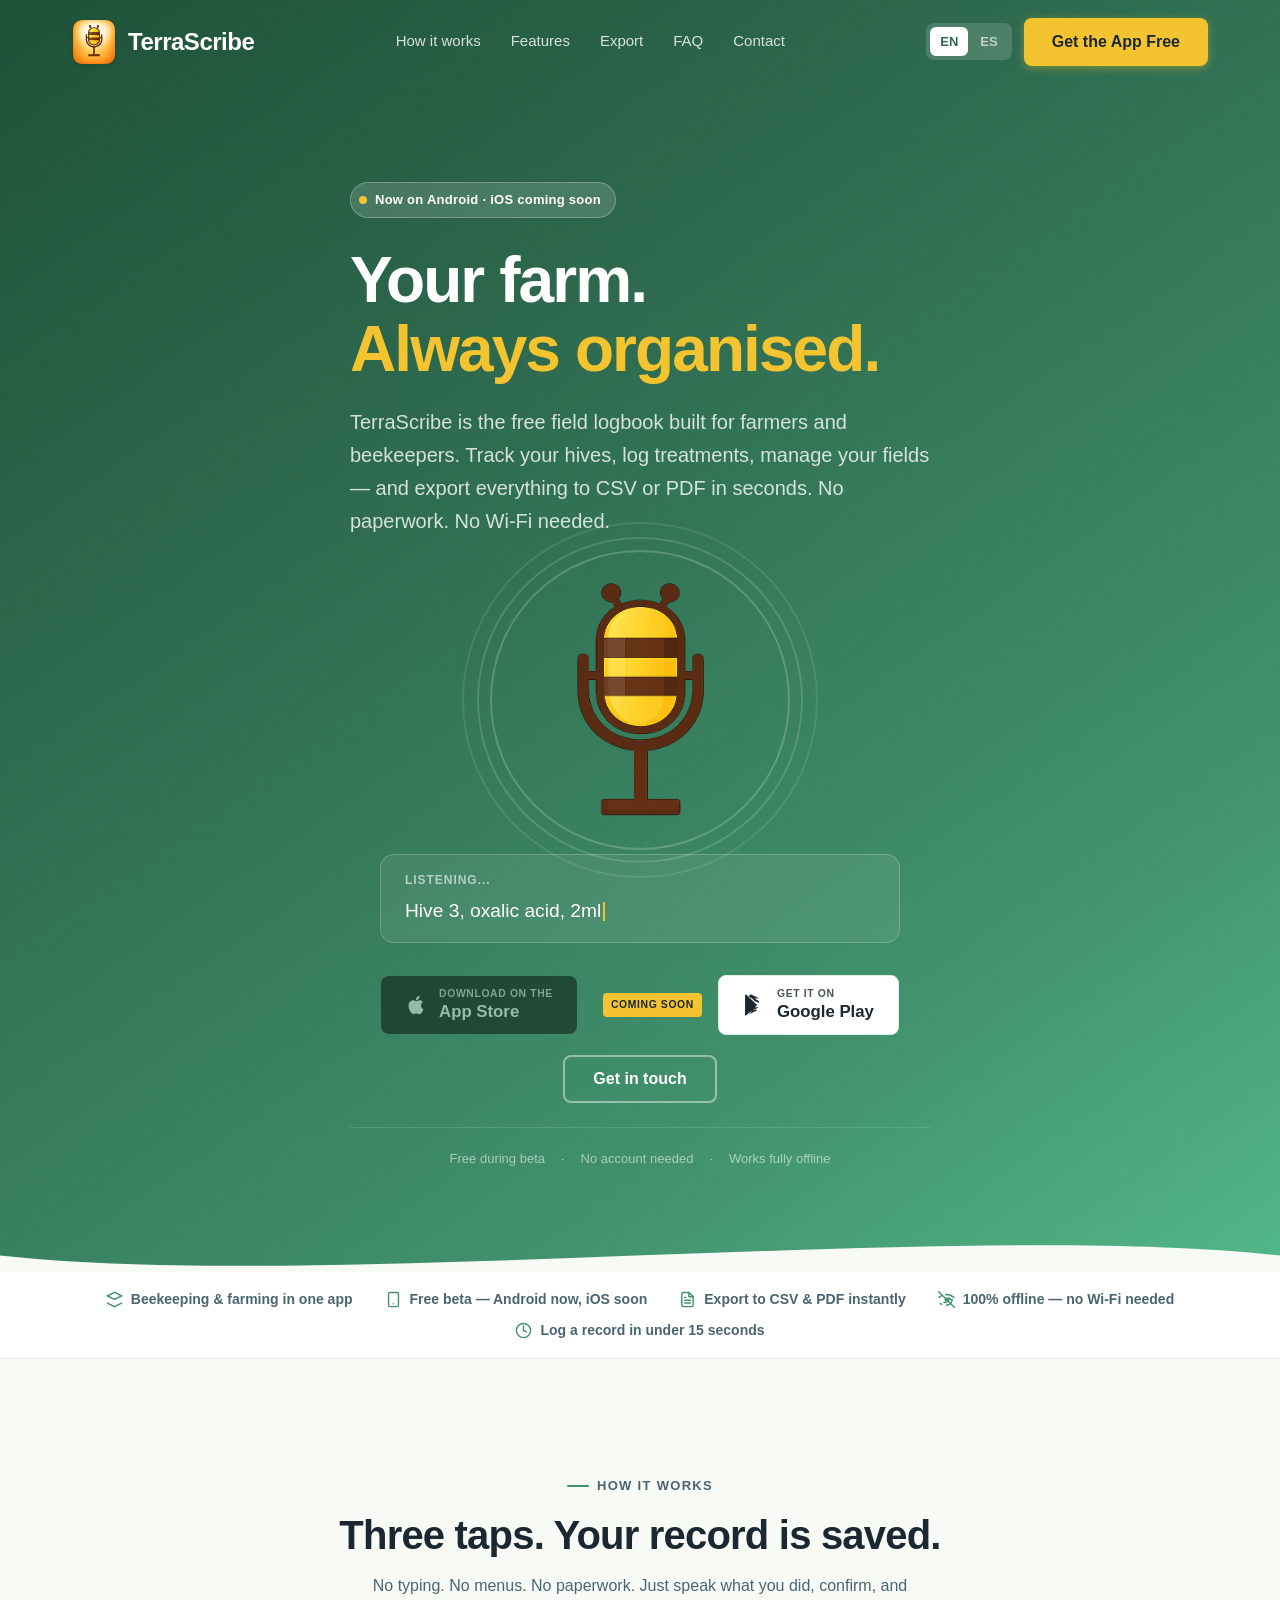
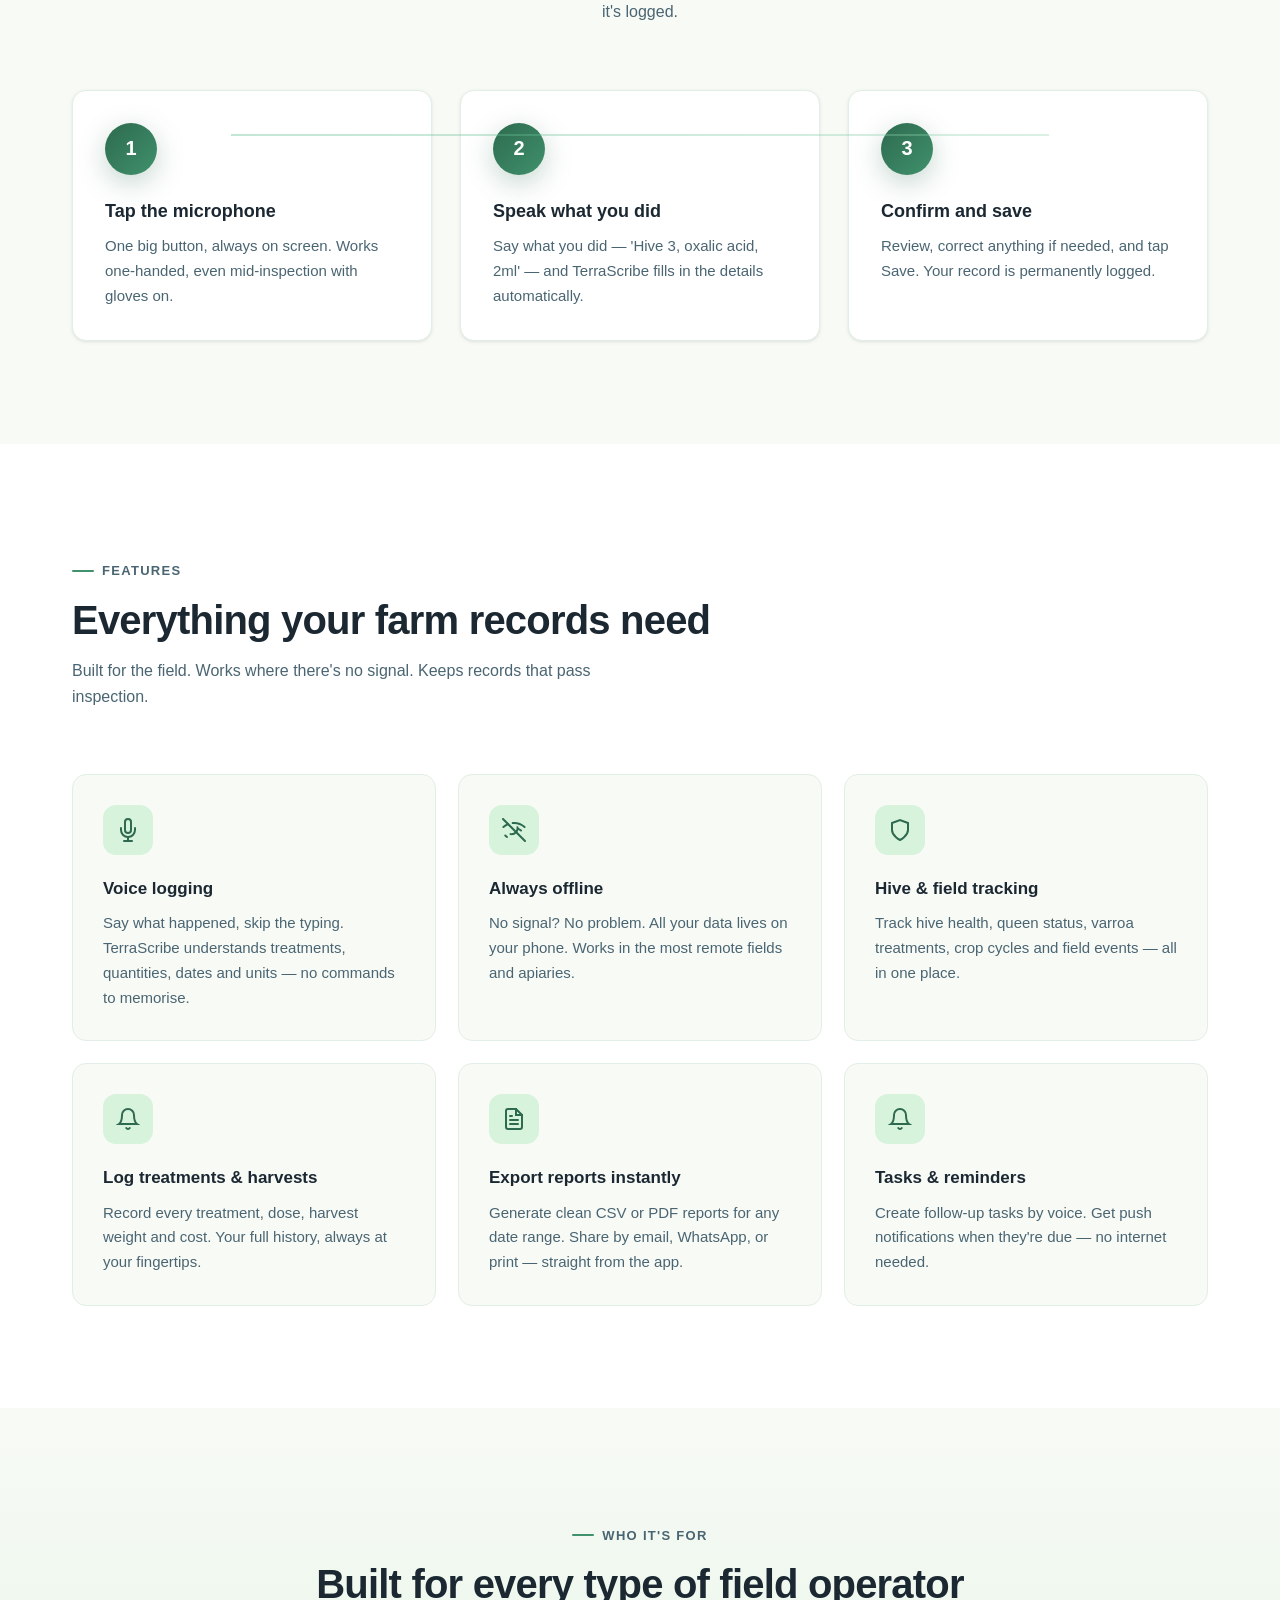
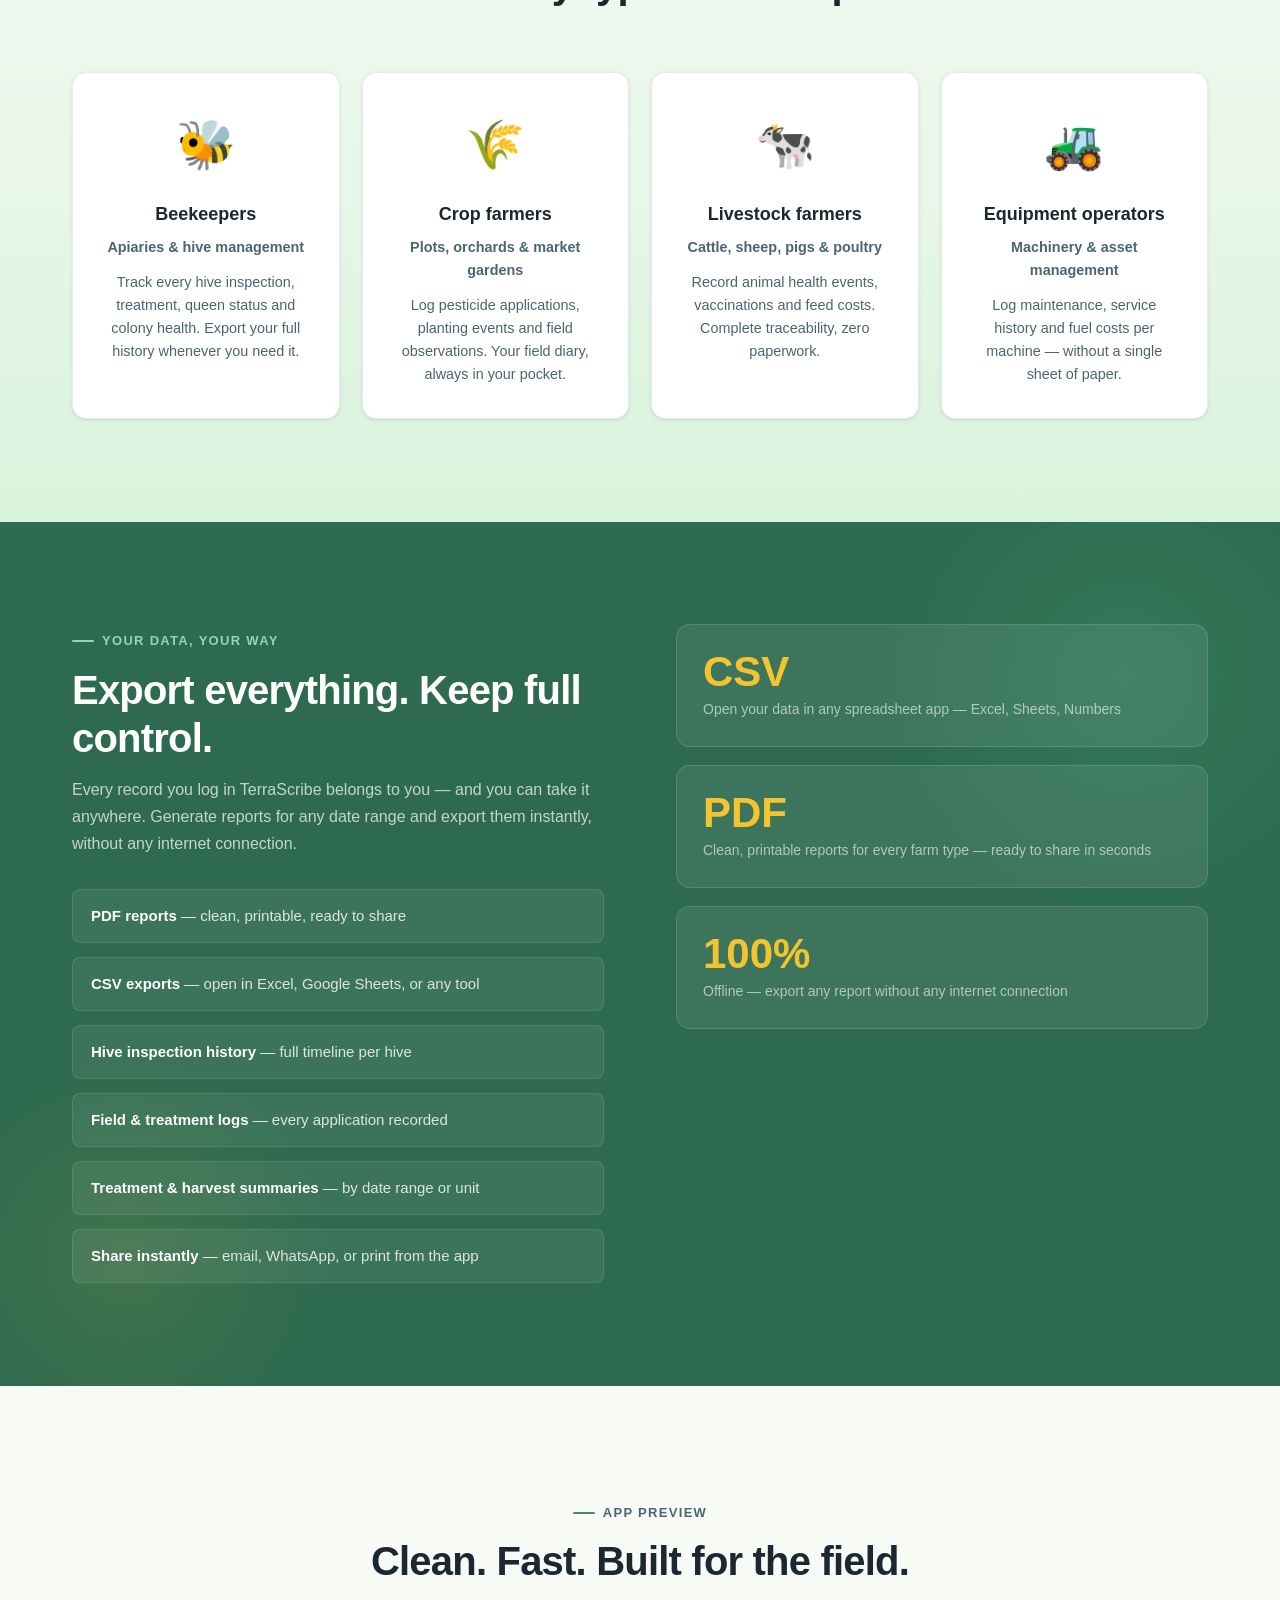
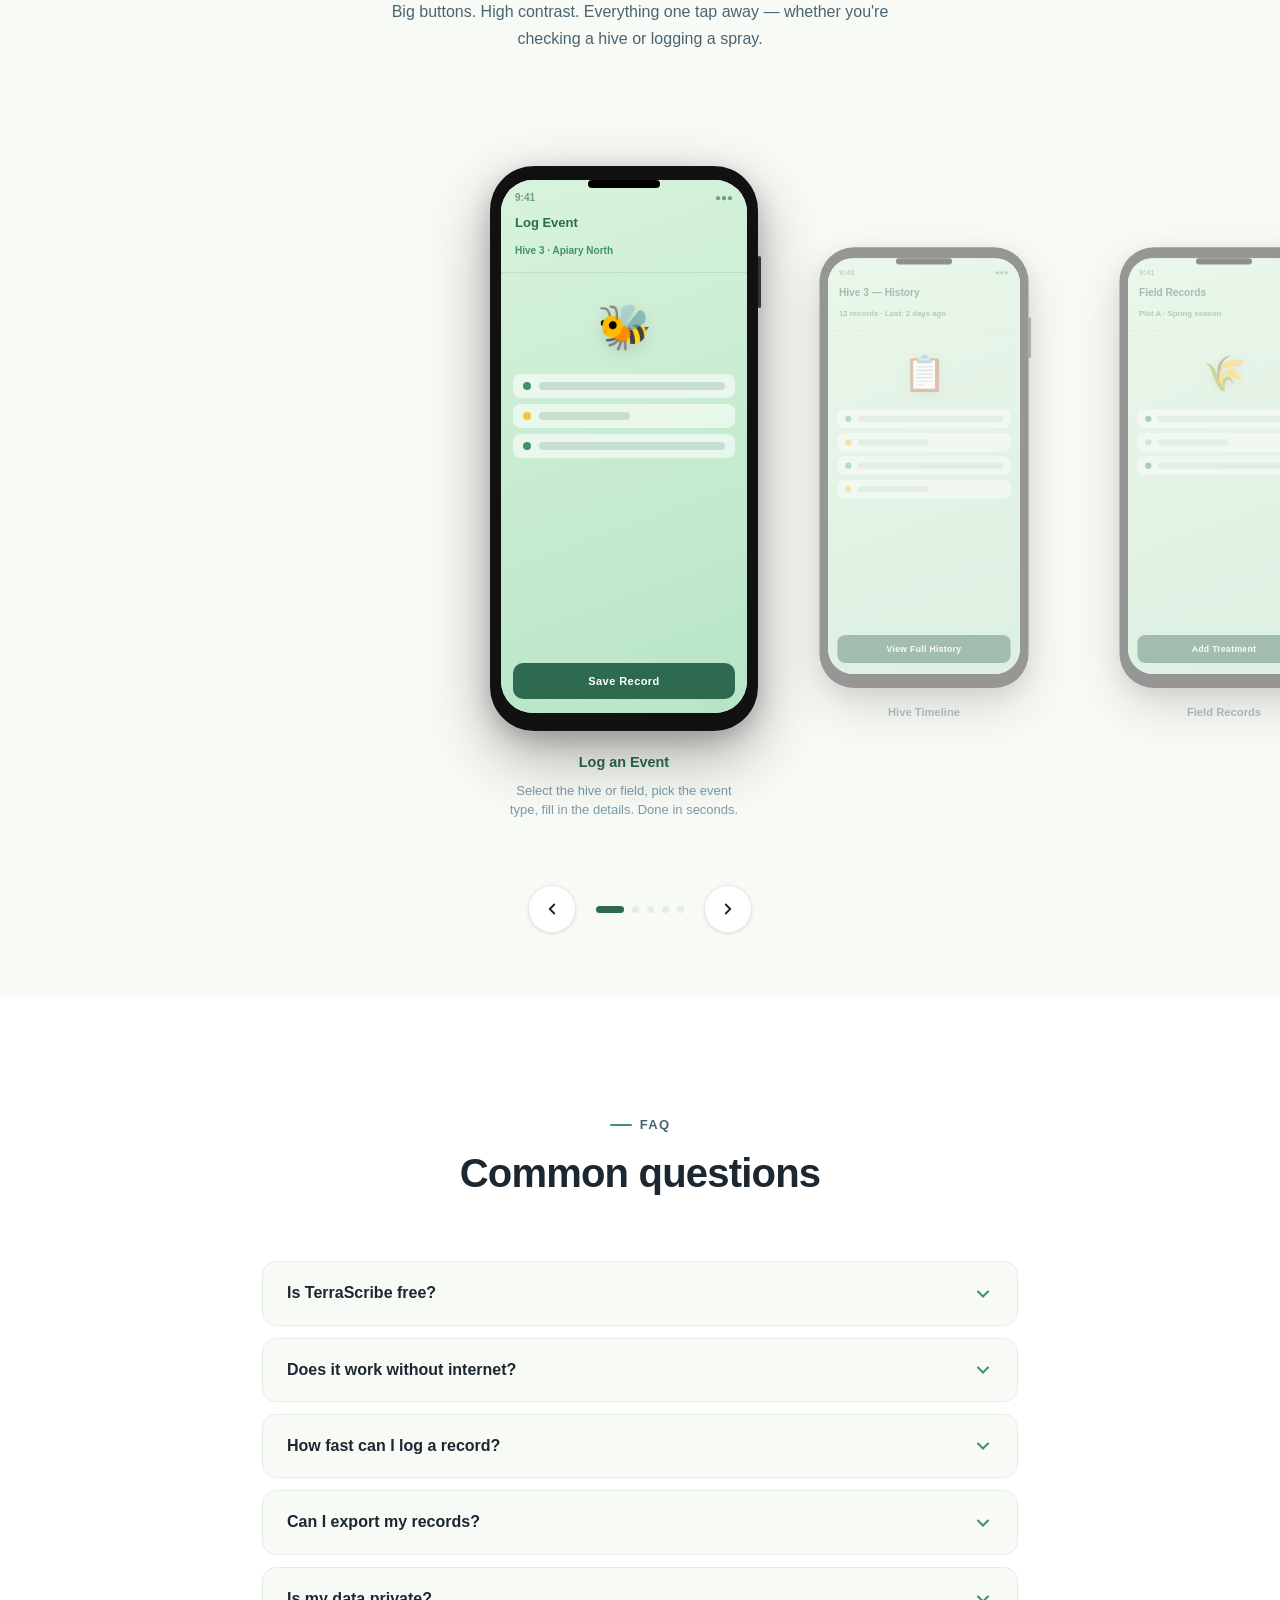
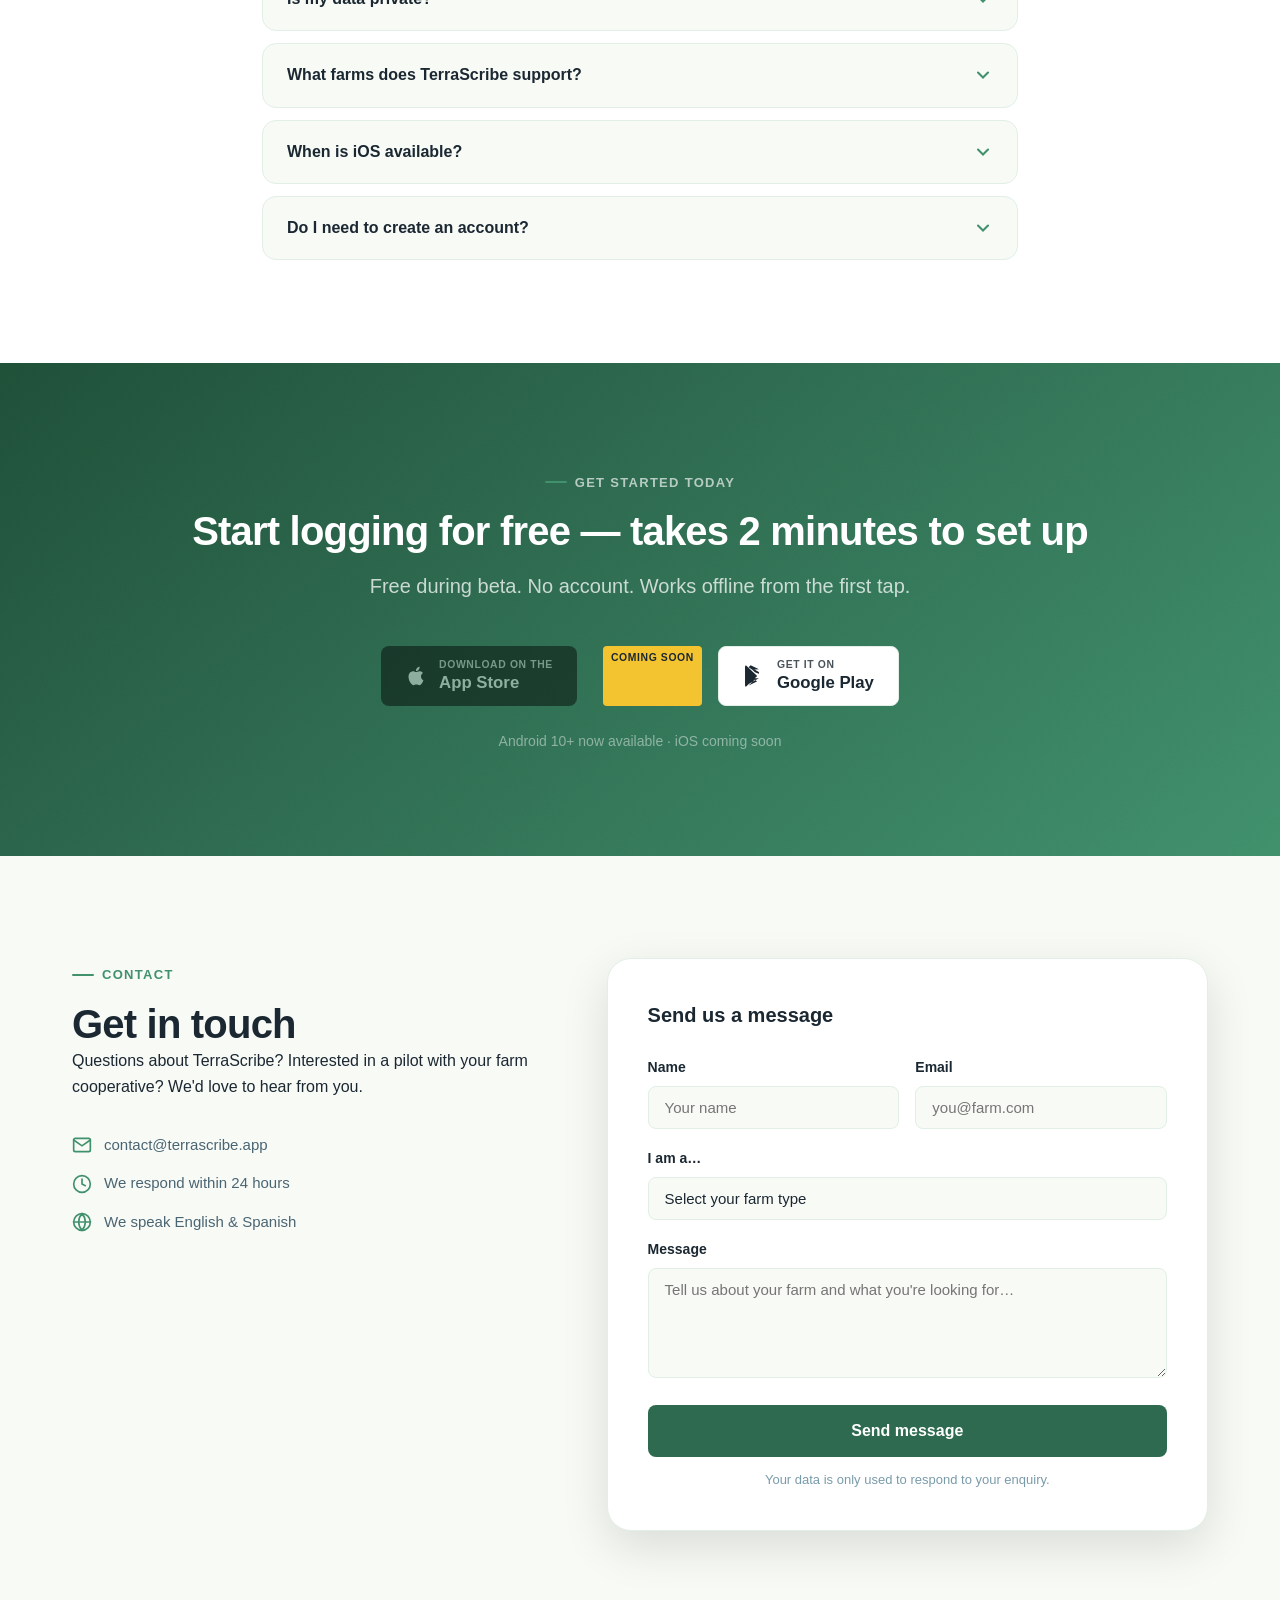
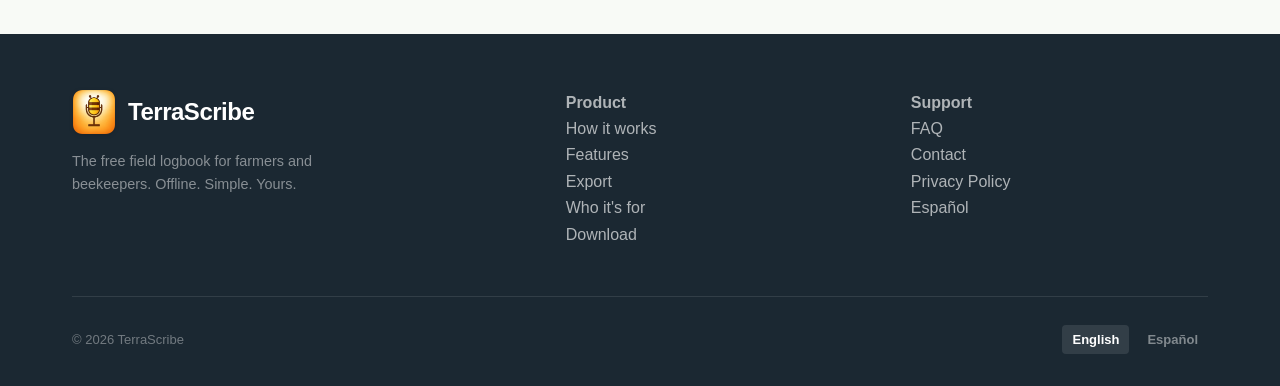
<file: index.html>
<!DOCTYPE html>
<html lang="en">
<head>
  <meta charset="UTF-8">
  <meta name="viewport" content="width=device-width, initial-scale=1.0">

  <!-- ── Primary SEO ── -->
  <title>TerraScribe — Free Farm &amp; Beekeeping Logbook App for Android</title>
  <meta name="description" content="TerraScribe is the free offline logbook for farmers and beekeepers. Track hive health, log treatments, manage fields, and export to CSV or PDF. Available now on Android.">
  <meta name="keywords" content="farm record keeping app, beekeeping logbook, livestock records, agricultural compliance, offline farm app, Spain CUE, voice logging, field diary">
  <link rel="canonical" href="https://terrascribe.app/">

  <!-- ── hreflang ── -->
  <link rel="alternate" hreflang="en" href="https://terrascribe.app/">
  <link rel="alternate" hreflang="es" href="https://terrascribe.app/es/">
  <link rel="alternate" hreflang="x-default" href="https://terrascribe.app/">

  <!-- ── Open Graph ── -->
  <meta property="og:type"        content="website">
  <meta property="og:url"         content="https://terrascribe.app/">
  <meta property="og:title"       content="TerraScribe — Log your farm. Export everything.">
  <meta property="og:description" content="TerraScribe is the free offline logbook for farmers and beekeepers. Track hive health, log treatments, manage fields, and export to CSV or PDF. Available now on Android.">
  <meta property="og:image"       content="https://terrascribe.app/assets/images/og-image.png">
  <meta property="og:locale"      content="en_US">
  <meta property="og:locale:alternate" content="es_ES">

  <!-- ── Twitter Card ── -->
  <meta name="twitter:card"        content="summary_large_image">
  <meta name="twitter:title"       content="TerraScribe — Log your farm. Export everything.">
  <meta name="twitter:description" content="TerraScribe is the free offline logbook for farmers and beekeepers. Track hive health, log treatments, manage fields, and export to CSV or PDF. Available now on Android.">
  <meta name="twitter:image"       content="https://terrascribe.app/assets/images/og-image.png">

  <!-- ── Theme ── -->
  <meta name="theme-color" content="#2D6A4F">
  <meta name="apple-mobile-web-app-capable" content="yes">
  <meta name="apple-mobile-web-app-status-bar-style" content="black-translucent">

  <!-- ── Favicon placeholder ── -->
  <link rel="icon" href="favicon.ico" type="image/x-icon">

  <!-- ── Stylesheet ── -->
  <link rel="stylesheet" href="assets/css/style.css">

  <!-- ── Google Analytics / Ads (uncomment and replace GA_MEASUREMENT_ID) ──
  <script async src="https://www.googletagmanager.com/gtag/js?id=GA_MEASUREMENT_ID"></script>
  <script>
    window.dataLayer = window.dataLayer || [];
    function gtag(){dataLayer.push(arguments);}
    gtag('js', new Date());
    gtag('config', 'GA_MEASUREMENT_ID');
  </script>
  -->

  <!-- ── Meta Pixel (uncomment and replace YOUR_PIXEL_ID) ──
  <script>
    !function(f,b,e,v,n,t,s){if(f.fbq)return;n=f.fbq=function(){...};
    fbq('init','YOUR_PIXEL_ID'); fbq('track','PageView');
  </script>
  -->

  <!-- ── Structured data: SoftwareApplication ── -->
  <script type="application/ld+json">
  {
    "@context": "https://schema.org",
    "@type": "SoftwareApplication",
    "name": "TerraScribe",
    "applicationCategory": "BusinessApplication",
    "applicationSubCategory": "Agricultural Management",
    "operatingSystem": "Android",
    "description": "Free offline field logbook for farmers and beekeepers. Track hive health, log treatments, manage fields, and export to CSV or PDF.",
    "url": "https://terrascribe.app/",
    "screenshot": "https://terrascribe.app/assets/images/og-image.png",
    "offers": {
      "@type": "Offer",
      "price": "0",
      "priceCurrency": "EUR"
    },
    "author": {
      "@type": "Organization",
      "name": "TerraScribe"
    },
    "softwareVersion": "1.0",
    "aggregateRating": {
      "@type": "AggregateRating",
      "ratingValue": "5",
      "ratingCount": "1"
    },
    "inLanguage": ["en", "es"]
  }
  </script>

  <!-- ── Structured data: FAQ ── -->
  <script type="application/ld+json">
  {
    "@context": "https://schema.org",
    "@type": "FAQPage",
    "mainEntity": [
      {
        "@type": "Question",
        "name": "Is TerraScribe free?",
        "acceptedAnswer": {
          "@type": "Answer",
          "text": "Yes, TerraScribe is completely free during the beta period. Download it, use every feature, export all your records — no cost, no subscription."
        }
      },
      {
        "@type": "Question",
        "name": "Does it work without internet?",
        "acceptedAnswer": {
          "@type": "Answer",
          "text": "Completely. All your data is stored on your device. Logging, reporting, reminders, and CSV/PDF exports all work with zero signal."
        }
      },
      {
        "@type": "Question",
        "name": "How fast can I log a record?",
        "acceptedAnswer": {
          "@type": "Answer",
          "text": "Under 15 seconds. Tap the mic, say what you did, review and save. No typing required."
        }
      },
      {
        "@type": "Question",
        "name": "Can I export my records?",
        "acceptedAnswer": {
          "@type": "Answer",
          "text": "Yes. Generate a report for any date range and export it as a clean CSV or PDF. Share by email, WhatsApp, or print — directly from the app."
        }
      },
      {
        "@type": "Question",
        "name": "Is my data private?",
        "acceptedAnswer": {
          "@type": "Answer",
          "text": "Your data never leaves your device unless you explicitly export it. No account is required, there's no cloud sync, and nothing is sent to our servers."
        }
      },
      {
        "@type": "Question",
        "name": "What farms does TerraScribe support?",
        "acceptedAnswer": {
          "@type": "Answer",
          "text": "Beekeeping, crop and field farming, livestock, and machinery management — all in one app."
        }
      },
      {
        "@type": "Question",
        "name": "When is iOS available?",
        "acceptedAnswer": {
          "@type": "Answer",
          "text": "We're working on it! TerraScribe is currently available on Android. iOS is coming soon — contact us to be notified when it launches."
        }
      },
      {
        "@type": "Question",
        "name": "Do I need to create an account?",
        "acceptedAnswer": {
          "@type": "Answer",
          "text": "No. Download and start logging immediately. No sign-up, no login."
        }
      }
    ]
  }
  </script>
</head>
<body>

<!-- ════════════════════════════════════════════════════════
     NAVIGATION
════════════════════════════════════════════════════════ -->
<nav class="nav" id="nav" aria-label="Main navigation">
  <div class="container">
    <div class="nav-inner">

      <a href="./" class="nav-logo" aria-label="TerraScribe home">
        <img class="nav-logo-icon" src="assets/images/terrascribe-logo.png" alt="" width="44" height="44">
        TerraScribe
      </a>

      <ul class="nav-links" role="list">
        <li><a href="#how-it-works">How it works</a></li>
        <li><a href="#features">Features</a></li>
        <li><a href="#export">Export</a></li>
        <li><a href="#faq">FAQ</a></li>
        <li><a href="#contact">Contact</a></li>
      </ul>

      <div class="nav-right">
        <div class="nav-lang" aria-label="Language selector">
          <a href="./" class="active" hreflang="en" aria-current="page">EN</a>
          <a href="es/" hreflang="es">ES</a>
        </div>
        <a href="#download" class="btn btn-sun btn-sm nav-cta-desktop">Get the App Free</a>
      </div>

      <button class="nav-burger" id="navBurger" aria-label="Open menu" aria-expanded="false" aria-controls="navDrawer">
        <span></span><span></span><span></span>
      </button>

    </div>
  </div>
</nav>

<!-- Mobile drawer -->
<div class="nav-drawer" id="navDrawer" role="dialog" aria-modal="true" aria-label="Mobile navigation">
  <a href="#how-it-works">How it works</a>
  <a href="#features">Features</a>
  <a href="#export">Export</a>
  <a href="#faq">FAQ</a>
  <a href="#contact">Contact</a>
  <a href="#download" class="btn btn-sun mt-md">Get the App Free</a>
  <div class="drawer-lang">
    <a href="./" hreflang="en">EN</a>
    <a href="es/" hreflang="es">ES</a>
  </div>
</div>


<!-- ════════════════════════════════════════════════════════
     HERO
════════════════════════════════════════════════════════ -->
<header class="hero" id="top">
  <div class="hero-noise" aria-hidden="true"></div>

  <div class="container">
    <div class="hero-content">
      <div class="hero-badge">
        <span class="badge-dot" aria-hidden="true"></span>
        Now on Android · iOS coming soon
      </div>

      <h1 class="display">
        Your farm.<br>
        <em>Always organised.</em>
      </h1>

      <p class="hero-sub">
        TerraScribe is the free field logbook built for farmers and beekeepers.
        Track your hives, log treatments, manage your fields — and export
        everything to CSV or PDF in seconds. No paperwork. No Wi-Fi needed.
      </p>

      <div class="hero-mic" aria-hidden="true">
        <div class="hero-mic-inner">
          <img src="assets/images/terrascribe-mic.png" alt="" class="hero-mic-icon">
          <div class="hero-mic-rings" aria-hidden="true"></div>
        </div>
      </div>

      <div class="hero-transcription" aria-live="polite" role="status">
        <span class="hero-transcription-label">Listening...</span>
        <div class="hero-transcription-line" id="heroTranscription" data-phrases='["Hive 3, oxalic acid, 2ml","Field A, fertilized, March 2","Queen check, colony strong","Varroa treatment, Apivar strips, 6 weeks"]'></div>
      </div>

      <div class="hero-actions">
        <div class="hero-download-row">
          <a href="#download" class="store-btn store-btn-ios disabled-soon" aria-label="Download TerraScribe on the App Store">
            <svg viewBox="0 0 24 24" fill="currentColor" aria-hidden="true"><path d="M18.71 19.5c-.83 1.24-1.71 2.45-3.05 2.47-1.34.03-1.77-.79-3.29-.79-1.53 0-2 .77-3.27.82-1.31.05-2.3-1.32-3.14-2.53C4.25 17 2.94 12.45 4.7 9.39c.87-1.52 2.43-2.48 4.12-2.51 1.28-.02 2.5.87 3.29.87.78 0 2.26-1.07 3.8-.91.65.03 2.47.26 3.64 1.98-.09.06-2.17 1.28-2.15 3.81.03 3.02 2.65 4.03 2.68 4.04-.03.07-.42 1.44-1.38 2.83M13 3.5c.73-.83 1.94-1.46 2.94-1.5.13 1.17-.34 2.35-1.04 3.19-.69.85-1.83 1.51-2.95 1.42-.15-1.15.41-2.35 1.05-3.11z"/></svg>
            <span class="store-btn-inner">
              <span class="store-btn-pre">Download on the</span>
              <span class="store-btn-name">App Store</span>
            </span>
          </a>
          <span class="coming-soon-badge">Coming soon</span>
          <a href="#download" class="store-btn store-btn-gplay" aria-label="Get TerraScribe on Google Play">
            <svg viewBox="0 0 24 24" fill="currentColor" aria-hidden="true"><path d="M3.18 23.76a2 2 0 0 1-.97-1.74V1.98A2 2 0 0 1 3.18.24l12.26 11.76L3.18 23.76zm2.96-1.42 9.1-4.37-2.17-2.08-6.93 6.45zM17.3 14.5 6.14 20.6l6.93-6.46L17.3 14.5zm0-5 -4.23-1.64L6.14 1.4 17.3 7.5a2 2 0 0 1 0 2zm-11.16-7.1 2.17-2.07 9.1 4.37-7.27.42-3.99-2.72z"/></svg>
            <span class="store-btn-inner">
              <span class="store-btn-pre">Get it on</span>
              <span class="store-btn-name">Google Play</span>
            </span>
          </a>
        </div>
        <div class="hero-cta-row">
          <a href="#contact" class="btn btn-white-outline">Get in touch</a>
        </div>
      </div>

      <p class="hero-note">
        <span>Free during beta</span>
        <span aria-hidden="true">·</span>
        <span>No account needed</span>
        <span aria-hidden="true">·</span>
        <span>Works fully offline</span>
      </p>
    </div>
  </div>

  <div class="hero-wave" aria-hidden="true">
    <svg viewBox="0 0 1440 60" preserveAspectRatio="none" xmlns="http://www.w3.org/2000/svg">
      <path d="M0,40 C360,80 1080,0 1440,40 L1440,60 L0,60 Z" fill="#F8FAF6"/>
    </svg>
  </div>
</header>


<!-- ════════════════════════════════════════════════════════
     TRUST BAR
════════════════════════════════════════════════════════ -->
<div class="trust-bar" aria-label="Key features">
  <div class="container">
    <ul class="trust-items" role="list">
      <li class="trust-item">
        <svg viewBox="0 0 24 24" fill="none" stroke="currentColor" stroke-width="2" stroke-linecap="round" aria-hidden="true"><path d="M12 2L2 7l10 5 10-5-10-5z"/><path d="M2 17l10 5 10-5"/></svg>
        Beekeeping &amp; farming in one app
      </li>
      <li class="trust-item">
        <svg viewBox="0 0 24 24" fill="none" stroke="currentColor" stroke-width="2" stroke-linecap="round" aria-hidden="true"><rect x="5" y="2" width="14" height="20" rx="2" ry="2"/><line x1="12" y1="18" x2="12.01" y2="18"/></svg>
        Free beta — Android now, iOS soon
      </li>
      <li class="trust-item">
        <svg viewBox="0 0 24 24" fill="none" stroke="currentColor" stroke-width="2" stroke-linecap="round" aria-hidden="true"><path d="M14 2H6a2 2 0 0 0-2 2v16a2 2 0 0 0 2 2h12a2 2 0 0 0 2-2V8z"/><polyline points="14 2 14 8 20 8"/><line x1="16" y1="13" x2="8" y2="13"/><line x1="16" y1="17" x2="8" y2="17"/><polyline points="10 9 9 9 8 9"/></svg>
        Export to CSV &amp; PDF instantly
      </li>
      <li class="trust-item">
        <svg viewBox="0 0 24 24" fill="none" stroke="currentColor" stroke-width="2" stroke-linecap="round" aria-hidden="true"><path d="M1 1l22 22M16.72 11.06A10.94 10.94 0 0 1 19 12.55M5 19a10.94 10.94 0 0 1-1.72-1.45M10.71 5.05A16 16 0 0 1 22.56 9M1.42 9a15.91 15.91 0 0 1 4.7-2.88M8.53 16.11a6 6 0 0 0 6.95-6.95"/><path d="M12 20a8 8 0 0 0 8-8"/><circle cx="12" cy="12" r="2"/></svg>
        100% offline — no Wi-Fi needed
      </li>
      <li class="trust-item">
        <svg viewBox="0 0 24 24" fill="none" stroke="currentColor" stroke-width="2" stroke-linecap="round" aria-hidden="true"><circle cx="12" cy="12" r="10"/><polyline points="12 6 12 12 16 14"/></svg>
        Log a record in under 15 seconds
      </li>
    </ul>
  </div>
</div>


<!-- ════════════════════════════════════════════════════════
     HOW IT WORKS
════════════════════════════════════════════════════════ -->
<section class="section" id="how-it-works" aria-labelledby="how-hd">
  <div class="container">
    <div class="section-hd center fade-up">
      <p class="section-eyebrow">How it works</p>
      <h2 class="heading" id="how-hd">Three taps. Your record is saved.</h2>
      <p>No typing. No menus. No paperwork. Just speak what you did, confirm, and it's logged.</p>
    </div>

    <ol class="steps-grid stagger" role="list" aria-label="Steps to log a record">
      <li class="step-card">
        <div class="step-num" aria-hidden="true">1</div>
        <h3>Tap the microphone</h3>
        <p>One big button, always on screen. Works one-handed, even mid-inspection with gloves on.</p>
      </li>
      <li class="step-card">
        <div class="step-num" aria-hidden="true">2</div>
        <h3>Speak what you did</h3>
        <p>Say what you did — 'Hive 3, oxalic acid, 2ml' — and TerraScribe fills in the details automatically.</p>
      </li>
      <li class="step-card">
        <div class="step-num" aria-hidden="true">3</div>
        <h3>Confirm and save</h3>
        <p>Review, correct anything if needed, and tap Save. Your record is permanently logged.</p>
      </li>
    </ol>
  </div>
</section>


<!-- ════════════════════════════════════════════════════════
     FEATURES
════════════════════════════════════════════════════════ -->
<section class="section features-section" id="features" aria-labelledby="feat-hd">
  <div class="container">
    <div class="section-hd fade-up">
      <p class="section-eyebrow">Features</p>
      <h2 class="heading" id="feat-hd">Everything your farm records need</h2>
      <p>Built for the field. Works where there's no signal. Keeps records that pass inspection.</p>
    </div>

    <div class="features-grid stagger">

      <article class="feature-card">
        <div class="feature-icon" aria-hidden="true">
          <svg viewBox="0 0 24 24" fill="none" stroke="currentColor" stroke-width="2" stroke-linecap="round"><path d="M12 1a3 3 0 0 0-3 3v8a3 3 0 0 0 6 0V4a3 3 0 0 0-3-3z"/><path d="M19 10v2a7 7 0 0 1-14 0v-2"/><line x1="12" y1="19" x2="12" y2="23"/><line x1="8" y1="23" x2="16" y2="23"/></svg>
        </div>
        <h3>Voice logging</h3>
        <p>Say what happened, skip the typing. TerraScribe understands treatments, quantities, dates and units — no commands to memorise.</p>
      </article>

      <article class="feature-card">
        <div class="feature-icon" aria-hidden="true">
          <svg viewBox="0 0 24 24" fill="none" stroke="currentColor" stroke-width="2" stroke-linecap="round"><line x1="1" y1="1" x2="23" y2="23"/><path d="M16.72 11.06A10.94 10.94 0 0 1 19 12.55M5 19a10.94 10.94 0 0 1-1.72-1.45M10.71 5.05A16 16 0 0 1 22.56 9M1.42 9a15.91 15.91 0 0 1 4.7-2.88M8.53 16.11a6 6 0 0 0 6.95-6.95"/></svg>
        </div>
        <h3>Always offline</h3>
        <p>No signal? No problem. All your data lives on your phone. Works in the most remote fields and apiaries.</p>
      </article>

      <article class="feature-card">
        <div class="feature-icon" aria-hidden="true">
          <svg viewBox="0 0 24 24" fill="none" stroke="currentColor" stroke-width="2" stroke-linecap="round"><path d="M12 22s8-4 8-10V5l-8-3-8 3v7c0 6 8 10 8 10z"/></svg>
        </div>
        <h3>Hive &amp; field tracking</h3>
        <p>Track hive health, queen status, varroa treatments, crop cycles and field events — all in one place.</p>
      </article>

      <article class="feature-card">
        <div class="feature-icon" aria-hidden="true">
          <svg viewBox="0 0 24 24" fill="none" stroke="currentColor" stroke-width="2" stroke-linecap="round"><path d="M18 8A6 6 0 0 0 6 8c0 7-3 9-3 9h18s-3-2-3-9"/><path d="M13.73 21a2 2 0 0 1-3.46 0"/></svg>
        </div>
        <h3>Log treatments &amp; harvests</h3>
        <p>Record every treatment, dose, harvest weight and cost. Your full history, always at your fingertips.</p>
      </article>

      <article class="feature-card">
        <div class="feature-icon" aria-hidden="true">
          <svg viewBox="0 0 24 24" fill="none" stroke="currentColor" stroke-width="2" stroke-linecap="round"><path d="M14 2H6a2 2 0 0 0-2 2v16a2 2 0 0 0 2 2h12a2 2 0 0 0 2-2V8z"/><polyline points="14 2 14 8 20 8"/><line x1="16" y1="13" x2="8" y2="13"/><line x1="16" y1="17" x2="8" y2="17"/><polyline points="10 9 9 9 8 9"/></svg>
        </div>
        <h3>Export reports instantly</h3>
        <p>Generate clean CSV or PDF reports for any date range. Share by email, WhatsApp, or print — straight from the app.</p>
      </article>

      <article class="feature-card">
        <div class="feature-icon" aria-hidden="true">
          <svg viewBox="0 0 24 24" fill="none" stroke="currentColor" stroke-width="2" stroke-linecap="round"><path d="M18 8A6 6 0 0 0 6 8c0 7-3 9-3 9h18s-3-2-3-9"/><path d="M13.73 21a2 2 0 0 1-3.46 0"/></svg>
        </div>
        <h3>Tasks &amp; reminders</h3>
        <p>Create follow-up tasks by voice. Get push notifications when they're due — no internet needed.</p>
      </article>

    </div>
  </div>
</section>


<!-- ════════════════════════════════════════════════════════
     WHO IT'S FOR
════════════════════════════════════════════════════════ -->
<section class="section profiles-section" id="who" aria-labelledby="who-hd">
  <div class="container">
    <div class="section-hd center fade-up">
      <p class="section-eyebrow">Who it's for</p>
      <h2 class="heading" id="who-hd">Built for every type of field operator</h2>
    </div>

    <div class="profiles-grid stagger">

      <article class="profile-card">
        <span class="profile-emoji" aria-hidden="true">🐝</span>
        <h3>Beekeepers</h3>
        <p class="profile-role">Apiaries &amp; hive management</p>
        <p>Track every hive inspection, treatment, queen status and colony health. Export your full history whenever you need it.</p>
      </article>

      <article class="profile-card">
        <span class="profile-emoji" aria-hidden="true">🌾</span>
        <h3>Crop farmers</h3>
        <p class="profile-role">Plots, orchards &amp; market gardens</p>
        <p>Log pesticide applications, planting events and field observations. Your field diary, always in your pocket.</p>
      </article>

      <article class="profile-card">
        <span class="profile-emoji" aria-hidden="true">🐄</span>
        <h3>Livestock farmers</h3>
        <p class="profile-role">Cattle, sheep, pigs &amp; poultry</p>
        <p>Record animal health events, vaccinations and feed costs. Complete traceability, zero paperwork.</p>
      </article>

      <article class="profile-card">
        <span class="profile-emoji" aria-hidden="true">🚜</span>
        <h3>Equipment operators</h3>
        <p class="profile-role">Machinery &amp; asset management</p>
        <p>Log maintenance, service history and fuel costs per machine — without a single sheet of paper.</p>
      </article>

    </div>
  </div>
</section>


<!-- ════════════════════════════════════════════════════════
     EXPORT
════════════════════════════════════════════════════════ -->
<section class="section export-section" id="export" aria-labelledby="exp-hd">
  <div class="compliance-glow-1" aria-hidden="true"></div>
  <div class="compliance-glow-2" aria-hidden="true"></div>
  <div class="container">
    <div class="export-grid">

      <div class="fade-up">
        <p class="section-eyebrow section-eyebrow--light">Your data, your way</p>
        <h2 class="heading" id="exp-hd">Export everything. Keep full control.</h2>
        <p class="export-sub">
          Every record you log in TerraScribe belongs to you — and you can take it anywhere.
          Generate reports for any date range and export them instantly, without any internet connection.
        </p>
        <ul class="export-items">
          <li><strong>PDF reports</strong> — clean, printable, ready to share</li>
          <li><strong>CSV exports</strong> — open in Excel, Google Sheets, or any tool</li>
          <li><strong>Hive inspection history</strong> — full timeline per hive</li>
          <li><strong>Field &amp; treatment logs</strong> — every application recorded</li>
          <li><strong>Treatment &amp; harvest summaries</strong> — by date range or unit</li>
          <li><strong>Share instantly</strong> — email, WhatsApp, or print from the app</li>
        </ul>
      </div>

      <div class="export-stats stagger">
        <div class="estat">
          <div class="estat-val">CSV</div>
          <div class="estat-lbl">Open your data in any spreadsheet app — Excel, Sheets, Numbers</div>
        </div>
        <div class="estat">
          <div class="estat-val">PDF</div>
          <div class="estat-lbl">Clean, printable reports for every farm type — ready to share in seconds</div>
        </div>
        <div class="estat">
          <div class="estat-val">100%</div>
          <div class="estat-lbl">Offline — export any report without any internet connection</div>
        </div>
      </div>

    </div>
  </div>
</section>


<!-- ════════════════════════════════════════════════════════
     SCREENSHOTS
════════════════════════════════════════════════════════ -->
<section class="section screenshots-section" id="screenshots" aria-labelledby="ss-hd">
  <div class="container">
    <div class="section-hd center fade-up">
      <p class="section-eyebrow">App preview</p>
      <h2 class="heading" id="ss-hd">Clean. Fast. Built for the field.</h2>
      <p>Big buttons. High contrast. Everything one tap away — whether you're checking a hive or logging a spray.</p>
    </div>
  </div>

  <div class="carousel-outer" role="region" aria-label="App screenshots carousel">
    <div class="carousel" id="carousel">

      <div class="c-item active" data-index="0">
        <div class="phone">
          <div class="phone-inner">
            <!-- Replace with: <img src="assets/images/screenshots/screen-1.png" alt="TerraScribe log screen"> -->
            <div class="screen-ph" aria-label="Log screen">
              <div class="screen-ph-bar"><span>9:41</span><span>●●●</span></div>
              <div class="screen-ph-header">
                <span class="ph-title">Log Event</span>
                <span class="ph-sub">Hive 3 · Apiary North</span>
              </div>
              <div class="screen-ph-icon"><span class="ph-emoji">🐝</span></div>
              <div class="screen-ph-rows">
                <div class="screen-ph-row"><div class="screen-ph-row-dot"></div><div class="screen-ph-row-line"></div></div>
                <div class="screen-ph-row"><div class="screen-ph-row-dot" style="background:var(--sun)"></div><div class="screen-ph-row-line short"></div></div>
                <div class="screen-ph-row"><div class="screen-ph-row-dot"></div><div class="screen-ph-row-line"></div></div>
              </div>
              <div class="screen-ph-btn">Save Record</div>
            </div>
          </div>
        </div>
        <p class="c-label">Log an Event</p>
        <p class="c-desc">Select the hive or field, pick the event type, fill in the details. Done in seconds.</p>
      </div>

      <div class="c-item" data-index="1">
        <div class="phone">
          <div class="phone-inner">
            <!-- Replace with: <img src="assets/images/screenshots/screen-2.png" alt="TerraScribe hive timeline"> -->
            <div class="screen-ph" aria-label="Hive timeline">
              <div class="screen-ph-bar"><span>9:41</span><span>●●●</span></div>
              <div class="screen-ph-header">
                <span class="ph-title">Hive 3 — History</span>
                <span class="ph-sub">12 records · Last: 2 days ago</span>
              </div>
              <div class="screen-ph-icon"><span class="ph-emoji">📋</span></div>
              <div class="screen-ph-rows">
                <div class="screen-ph-row"><div class="screen-ph-row-dot" style="background:#52B788"></div><div class="screen-ph-row-line"></div></div>
                <div class="screen-ph-row"><div class="screen-ph-row-dot" style="background:var(--sun)"></div><div class="screen-ph-row-line short"></div></div>
                <div class="screen-ph-row"><div class="screen-ph-row-dot" style="background:#52B788"></div><div class="screen-ph-row-line"></div></div>
                <div class="screen-ph-row"><div class="screen-ph-row-dot" style="background:var(--sun)"></div><div class="screen-ph-row-line short"></div></div>
              </div>
              <div class="screen-ph-btn">View Full History</div>
            </div>
          </div>
        </div>
        <p class="c-label">Hive Timeline</p>
        <p class="c-desc">Every inspection, treatment and harvest in one scrollable history per hive.</p>
      </div>

      <div class="c-item" data-index="2">
        <div class="phone">
          <div class="phone-inner">
            <!-- Replace with: <img src="assets/images/screenshots/screen-3.png" alt="TerraScribe field records"> -->
            <div class="screen-ph" aria-label="Field records">
              <div class="screen-ph-bar"><span>9:41</span><span>●●●</span></div>
              <div class="screen-ph-header">
                <span class="ph-title">Field Records</span>
                <span class="ph-sub">Plot A · Spring season</span>
              </div>
              <div class="screen-ph-icon"><span class="ph-emoji">🌾</span></div>
              <div class="screen-ph-rows">
                <div class="screen-ph-row"><div class="screen-ph-row-dot"></div><div class="screen-ph-row-line"></div></div>
                <div class="screen-ph-row"><div class="screen-ph-row-dot" style="background:#95D5B2"></div><div class="screen-ph-row-line short"></div></div>
                <div class="screen-ph-row"><div class="screen-ph-row-dot"></div><div class="screen-ph-row-line"></div></div>
              </div>
              <div class="screen-ph-btn">Add Treatment</div>
            </div>
          </div>
        </div>
        <p class="c-label">Field Records</p>
        <p class="c-desc">Track sprays, plantings and observations per plot. A clean record every season.</p>
      </div>

      <div class="c-item" data-index="3">
        <div class="phone">
          <div class="phone-inner">
            <!-- Replace with: <img src="assets/images/screenshots/screen-4.png" alt="TerraScribe export screen"> -->
            <div class="screen-ph" aria-label="Export screen">
              <div class="screen-ph-bar"><span>9:41</span><span>●●●</span></div>
              <div class="screen-ph-header">
                <span class="ph-title">Export Report</span>
                <span class="ph-sub">Jan – Jun 2025 · All hives</span>
              </div>
              <div class="screen-ph-icon"><span class="ph-emoji">📊</span></div>
              <div class="screen-ph-rows">
                <div class="screen-ph-row"><div class="screen-ph-row-dot" style="background:var(--sun)"></div><div class="screen-ph-row-line"></div></div>
                <div class="screen-ph-row"><div class="screen-ph-row-dot" style="background:var(--sun)"></div><div class="screen-ph-row-line short"></div></div>
              </div>
              <div class="screen-ph-btn" style="background:#1B2832">Export PDF / CSV</div>
            </div>
          </div>
        </div>
        <p class="c-label">Export Reports</p>
        <p class="c-desc">Generate a PDF or CSV for any date range. Share via email, WhatsApp or print.</p>
      </div>

      <div class="c-item" data-index="4">
        <div class="phone">
          <div class="phone-inner">
            <!-- Replace with: <img src="assets/images/screenshots/screen-5.png" alt="TerraScribe treatments log"> -->
            <div class="screen-ph" aria-label="Treatments log">
              <div class="screen-ph-bar"><span>9:41</span><span>●●●</span></div>
              <div class="screen-ph-header">
                <span class="ph-title">Treatments</span>
                <span class="ph-sub">All units · Last 30 days</span>
              </div>
              <div class="screen-ph-icon"><span class="ph-emoji">💊</span></div>
              <div class="screen-ph-rows">
                <div class="screen-ph-row"><div class="screen-ph-row-dot" style="background:#52B788"></div><div class="screen-ph-row-line"></div></div>
                <div class="screen-ph-row"><div class="screen-ph-row-dot" style="background:#52B788"></div><div class="screen-ph-row-line short"></div></div>
                <div class="screen-ph-row"><div class="screen-ph-row-dot" style="background:var(--sun)"></div><div class="screen-ph-row-line"></div></div>
              </div>
              <div class="screen-ph-btn">Log Treatment</div>
            </div>
          </div>
        </div>
        <p class="c-label">Treatment Log</p>
        <p class="c-desc">Every product, dose and date recorded. Ready to review or share with your vet.</p>
      </div>

    </div><!-- end .carousel -->

    <div class="carousel-controls">
      <button class="c-btn c-btn-prev" id="carouselPrev" aria-label="Previous screenshot">
        <svg viewBox="0 0 24 24" fill="none" stroke="currentColor" stroke-width="2.5" stroke-linecap="round" aria-hidden="true"><polyline points="15 18 9 12 15 6"/></svg>
      </button>
      <div class="c-dots" role="tablist" aria-label="Screenshot indicators">
        <button class="c-dot active" role="tab" aria-selected="true"  aria-label="Screenshot 1"></button>
        <button class="c-dot"        role="tab" aria-selected="false" aria-label="Screenshot 2"></button>
        <button class="c-dot"        role="tab" aria-selected="false" aria-label="Screenshot 3"></button>
        <button class="c-dot"        role="tab" aria-selected="false" aria-label="Screenshot 4"></button>
        <button class="c-dot"        role="tab" aria-selected="false" aria-label="Screenshot 5"></button>
      </div>
      <button class="c-btn c-btn-next" id="carouselNext" aria-label="Next screenshot">
        <svg viewBox="0 0 24 24" fill="none" stroke="currentColor" stroke-width="2.5" stroke-linecap="round" aria-hidden="true"><polyline points="9 18 15 12 9 6"/></svg>
      </button>
    </div>
  </div>
</section>


<!-- ════════════════════════════════════════════════════════
     FAQ
════════════════════════════════════════════════════════ -->
<section class="section faq-section" id="faq" aria-labelledby="faq-hd">
  <div class="container container--sm">
    <div class="section-hd center fade-up">
      <p class="section-eyebrow">FAQ</p>
      <h2 class="heading" id="faq-hd">Common questions</h2>
    </div>

    <div class="faq-list fade-up" role="list">

      <div class="faq-item" role="listitem">
        <button class="faq-q" aria-expanded="false">
          Is TerraScribe free?
          <svg class="faq-chevron" viewBox="0 0 24 24" fill="none" stroke="currentColor" stroke-width="2.5" stroke-linecap="round" aria-hidden="true"><polyline points="6 9 12 15 18 9"/></svg>
        </button>
        <div class="faq-a" role="region">
          Yes, TerraScribe is completely free during the beta period. Download it, use every feature, export all your records — no cost, no subscription.
        </div>
      </div>

      <div class="faq-item" role="listitem">
        <button class="faq-q" aria-expanded="false">
          Does it work without internet?
          <svg class="faq-chevron" viewBox="0 0 24 24" fill="none" stroke="currentColor" stroke-width="2.5" stroke-linecap="round" aria-hidden="true"><polyline points="6 9 12 15 18 9"/></svg>
        </button>
        <div class="faq-a" role="region">
          Completely. All your data is stored on your device. Logging, reporting, reminders, and CSV/PDF exports all work with zero signal.
        </div>
      </div>

      <div class="faq-item" role="listitem">
        <button class="faq-q" aria-expanded="false">
          How fast can I log a record?
          <svg class="faq-chevron" viewBox="0 0 24 24" fill="none" stroke="currentColor" stroke-width="2.5" stroke-linecap="round" aria-hidden="true"><polyline points="6 9 12 15 18 9"/></svg>
        </button>
        <div class="faq-a" role="region">
          Under 15 seconds. Tap the mic, say what you did, review and save. No typing required.
        </div>
      </div>

      <div class="faq-item" role="listitem">
        <button class="faq-q" aria-expanded="false">
          Can I export my records?
          <svg class="faq-chevron" viewBox="0 0 24 24" fill="none" stroke="currentColor" stroke-width="2.5" stroke-linecap="round" aria-hidden="true"><polyline points="6 9 12 15 18 9"/></svg>
        </button>
        <div class="faq-a" role="region">
          Yes. Generate a report for any date range and export it as a clean CSV or PDF. Share by email, WhatsApp, or print — directly from the app.
        </div>
      </div>

      <div class="faq-item" role="listitem">
        <button class="faq-q" aria-expanded="false">
          Is my data private?
          <svg class="faq-chevron" viewBox="0 0 24 24" fill="none" stroke="currentColor" stroke-width="2.5" stroke-linecap="round" aria-hidden="true"><polyline points="6 9 12 15 18 9"/></svg>
        </button>
        <div class="faq-a" role="region">
          Your data never leaves your device unless you explicitly export it. No account is required, there's no cloud sync, and nothing is sent to our servers.
        </div>
      </div>

      <div class="faq-item" role="listitem">
        <button class="faq-q" aria-expanded="false">
          What farms does TerraScribe support?
          <svg class="faq-chevron" viewBox="0 0 24 24" fill="none" stroke="currentColor" stroke-width="2.5" stroke-linecap="round" aria-hidden="true"><polyline points="6 9 12 15 18 9"/></svg>
        </button>
        <div class="faq-a" role="region">
          Beekeeping, crop and field farming, livestock, and machinery management — all in one app.
        </div>
      </div>

      <div class="faq-item" role="listitem">
        <button class="faq-q" aria-expanded="false">
          When is iOS available?
          <svg class="faq-chevron" viewBox="0 0 24 24" fill="none" stroke="currentColor" stroke-width="2.5" stroke-linecap="round" aria-hidden="true"><polyline points="6 9 12 15 18 9"/></svg>
        </button>
        <div class="faq-a" role="region">
          We're working on it! TerraScribe is currently available on Android. iOS is coming soon — contact us to be notified when it launches.
        </div>
      </div>

      <div class="faq-item" role="listitem">
        <button class="faq-q" aria-expanded="false">
          Do I need to create an account?
          <svg class="faq-chevron" viewBox="0 0 24 24" fill="none" stroke="currentColor" stroke-width="2.5" stroke-linecap="round" aria-hidden="true"><polyline points="6 9 12 15 18 9"/></svg>
        </button>
        <div class="faq-a" role="region">
          No. Download and start logging immediately. No sign-up, no login.
        </div>
      </div>

    </div>
  </div>
</section>


<!-- ════════════════════════════════════════════════════════
     DOWNLOAD CTA
════════════════════════════════════════════════════════ -->
<section class="section download-section" id="download" aria-labelledby="dl-hd">
  <div class="hero-noise" aria-hidden="true"></div>
  <div class="container" style="position:relative;z-index:1;">
    <p class="section-eyebrow" style="color:rgba(255,255,255,.65);">Get started today</p>
    <h2 class="heading" id="dl-hd">Start logging for free — takes 2 minutes to set up</h2>
    <p class="subheading mt-sm">Free during beta. No account. Works offline from the first tap.</p>

    <div class="download-btns">
      <!-- Replace href values with real store URLs -->
      <a href="#download" class="store-btn store-btn-ios disabled-soon" aria-label="Download TerraScribe on the App Store">
        <svg viewBox="0 0 24 24" fill="currentColor" width="24" height="24" aria-hidden="true"><path d="M18.71 19.5c-.83 1.24-1.71 2.45-3.05 2.47-1.34.03-1.77-.79-3.29-.79-1.53 0-2 .77-3.27.82-1.31.05-2.3-1.32-3.14-2.53C4.25 17 2.94 12.45 4.7 9.39c.87-1.52 2.43-2.48 4.12-2.51 1.28-.02 2.5.87 3.29.87.78 0 2.26-1.07 3.8-.91.65.03 2.47.26 3.64 1.98-.09.06-2.17 1.28-2.15 3.81.03 3.02 2.65 4.03 2.68 4.04-.03.07-.42 1.44-1.38 2.83M13 3.5c.73-.83 1.94-1.46 2.94-1.5.13 1.17-.34 2.35-1.04 3.19-.69.85-1.83 1.51-2.95 1.42-.15-1.15.41-2.35 1.05-3.11z"/></svg>
        <span class="store-btn-inner">
          <span class="store-btn-pre">Download on the</span>
          <span class="store-btn-name">App Store</span>
        </span>
      </a><span class="coming-soon-badge">Coming soon</span>
      <a href="#download" class="store-btn store-btn-gplay" aria-label="Get TerraScribe on Google Play">
        <svg viewBox="0 0 24 24" fill="currentColor" width="24" height="24" aria-hidden="true"><path d="M3.18 23.76a2 2 0 0 1-.97-1.74V1.98A2 2 0 0 1 3.18.24l12.26 11.76L3.18 23.76zm2.96-1.42 9.1-4.37-2.17-2.08-6.93 6.45zM17.3 14.5 6.14 20.6l6.93-6.46L17.3 14.5zm0-5 -4.23-1.64L6.14 1.4 17.3 7.5a2 2 0 0 1 0 2zm-11.16-7.1 2.17-2.07 9.1 4.37-7.27.42-3.99-2.72z"/></svg>
        <span class="store-btn-inner">
          <span class="store-btn-pre">Get it on</span>
          <span class="store-btn-name">Google Play</span>
        </span>
      </a>
    </div>
    <p class="download-note">Android 10+ now available · iOS coming soon</p>
  </div>
</section>


<!-- ════════════════════════════════════════════════════════
     CONTACT
════════════════════════════════════════════════════════ -->
<section class="section contact-section" id="contact" aria-labelledby="ct-hd">
  <div class="container">
    <div class="contact-grid">

      <div class="fade-up">
        <p class="section-eyebrow">Contact</p>
        <h2 class="heading" id="ct-hd">Get in touch</h2>
        <p>Questions about TerraScribe? Interested in a pilot with your farm cooperative? We'd love to hear from you.</p>

        <ul class="contact-meta" aria-label="Contact details">
          <li class="contact-meta-item">
            <svg viewBox="0 0 24 24" fill="none" stroke="currentColor" stroke-width="2" stroke-linecap="round" aria-hidden="true"><path d="M4 4h16c1.1 0 2 .9 2 2v12c0 1.1-.9 2-2 2H4c-1.1 0-2-.9-2-2V6c0-1.1.9-2 2-2z"/><polyline points="22,6 12,13 2,6"/></svg>
            <!-- Replace with real email -->
            <a href="mailto:contact@terrascribe.app">contact@terrascribe.app</a>
          </li>
          <li class="contact-meta-item">
            <svg viewBox="0 0 24 24" fill="none" stroke="currentColor" stroke-width="2" stroke-linecap="round" aria-hidden="true"><circle cx="12" cy="12" r="10"/><polyline points="12 6 12 12 16 14"/></svg>
            We respond within 24 hours
          </li>
          <li class="contact-meta-item">
            <svg viewBox="0 0 24 24" fill="none" stroke="currentColor" stroke-width="2" stroke-linecap="round" aria-hidden="true"><circle cx="12" cy="12" r="10"/><line x1="2" y1="12" x2="22" y2="12"/><path d="M12 2a15.3 15.3 0 0 1 4 10 15.3 15.3 0 0 1-4 10 15.3 15.3 0 0 1-4-10 15.3 15.3 0 0 1 4-10z"/></svg>
            We speak English &amp; Spanish
          </li>
        </ul>
      </div>

      <div class="fade-up" style="transition-delay:.15s">
        <div class="contact-form-card">
          <h3 style="font-size:1.25rem;font-weight:700;margin-bottom:1.5rem;">Send us a message</h3>
          <!--
            Replace YOUR_FORM_ID with a real Formspree endpoint:
            1. Go to formspree.io → create free form
            2. Replace action value below
            For a mailto fallback: action="mailto:contact@terrascribe.app" enctype="text/plain"
          -->
          <form action="https://formspree.io/f/xkovawkv" method="POST" novalidate>
            <div class="form-row">
              <div class="form-group">
                <label for="name">Name</label>
                <input type="text" id="name" name="name" placeholder="Your name" required autocomplete="name">
              </div>
              <div class="form-group">
                <label for="email">Email</label>
                <input type="email" id="email" name="email" placeholder="you@farm.com" required autocomplete="email">
              </div>
            </div>
            <div class="form-group">
              <label for="subject">I am a…</label>
              <select id="subject" name="subject">
                <option value="">Select your farm type</option>
                <option value="beekeeper">Beekeeper</option>
                <option value="livestock">Livestock farmer</option>
                <option value="crop">Crop / plot farmer</option>
                <option value="equipment">Equipment operator</option>
                <option value="cooperative">Farm cooperative / association</option>
                <option value="other">Other</option>
              </select>
            </div>
            <div class="form-group">
              <label for="message">Message</label>
              <textarea id="message" name="message" placeholder="Tell us about your farm and what you're looking for…" required></textarea>
            </div>
            <button type="submit" class="form-submit">Send message</button>
            <p class="form-note">Your data is only used to respond to your enquiry.</p>
          </form>
        </div>
      </div>

    </div>
  </div>
</section>


<!-- ════════════════════════════════════════════════════════
     FOOTER
════════════════════════════════════════════════════════ -->
<footer class="footer" aria-label="Site footer">
  <div class="container">
    <div class="footer-grid">

      <div class="footer-brand">
        <a href="./" class="nav-logo" aria-label="TerraScribe home">
          <img class="nav-logo-icon" src="assets/images/terrascribe-logo.png" alt="" width="44" height="44">
          TerraScribe
        </a>
        <p>The free field logbook for farmers and beekeepers. Offline. Simple. Yours.</p>
      </div>

      <nav aria-label="Product links">
        <h4>Product</h4>
        <ul>
          <li><a href="#how-it-works">How it works</a></li>
          <li><a href="#features">Features</a></li>
          <li><a href="#export">Export</a></li>
          <li><a href="#who">Who it's for</a></li>
          <li><a href="#download">Download</a></li>
        </ul>
      </nav>

      <nav aria-label="Support links">
        <h4>Support</h4>
        <ul>
          <li><a href="#faq">FAQ</a></li>
          <li><a href="#contact">Contact</a></li>
          <!-- Replace with real URL when available -->
          <li><a href="privacy-policy.html">Privacy Policy</a></li>
          <li><a href="es/">Español</a></li>
        </ul>
      </nav>

    </div>

    <div class="footer-bottom">
      <p>&copy; <span id="year"></span> TerraScribe</p>
      <div class="footer-lang-sw" aria-label="Language switcher">
        <a href="./" class="active" hreflang="en">English</a>
        <a href="es/" hreflang="es">Español</a>
      </div>
    </div>

  </div>
</footer>

<script>
  document.getElementById('year').textContent = new Date().getFullYear();
</script>
<script src="assets/js/main.js"></script>
</body>
</html>
</file>
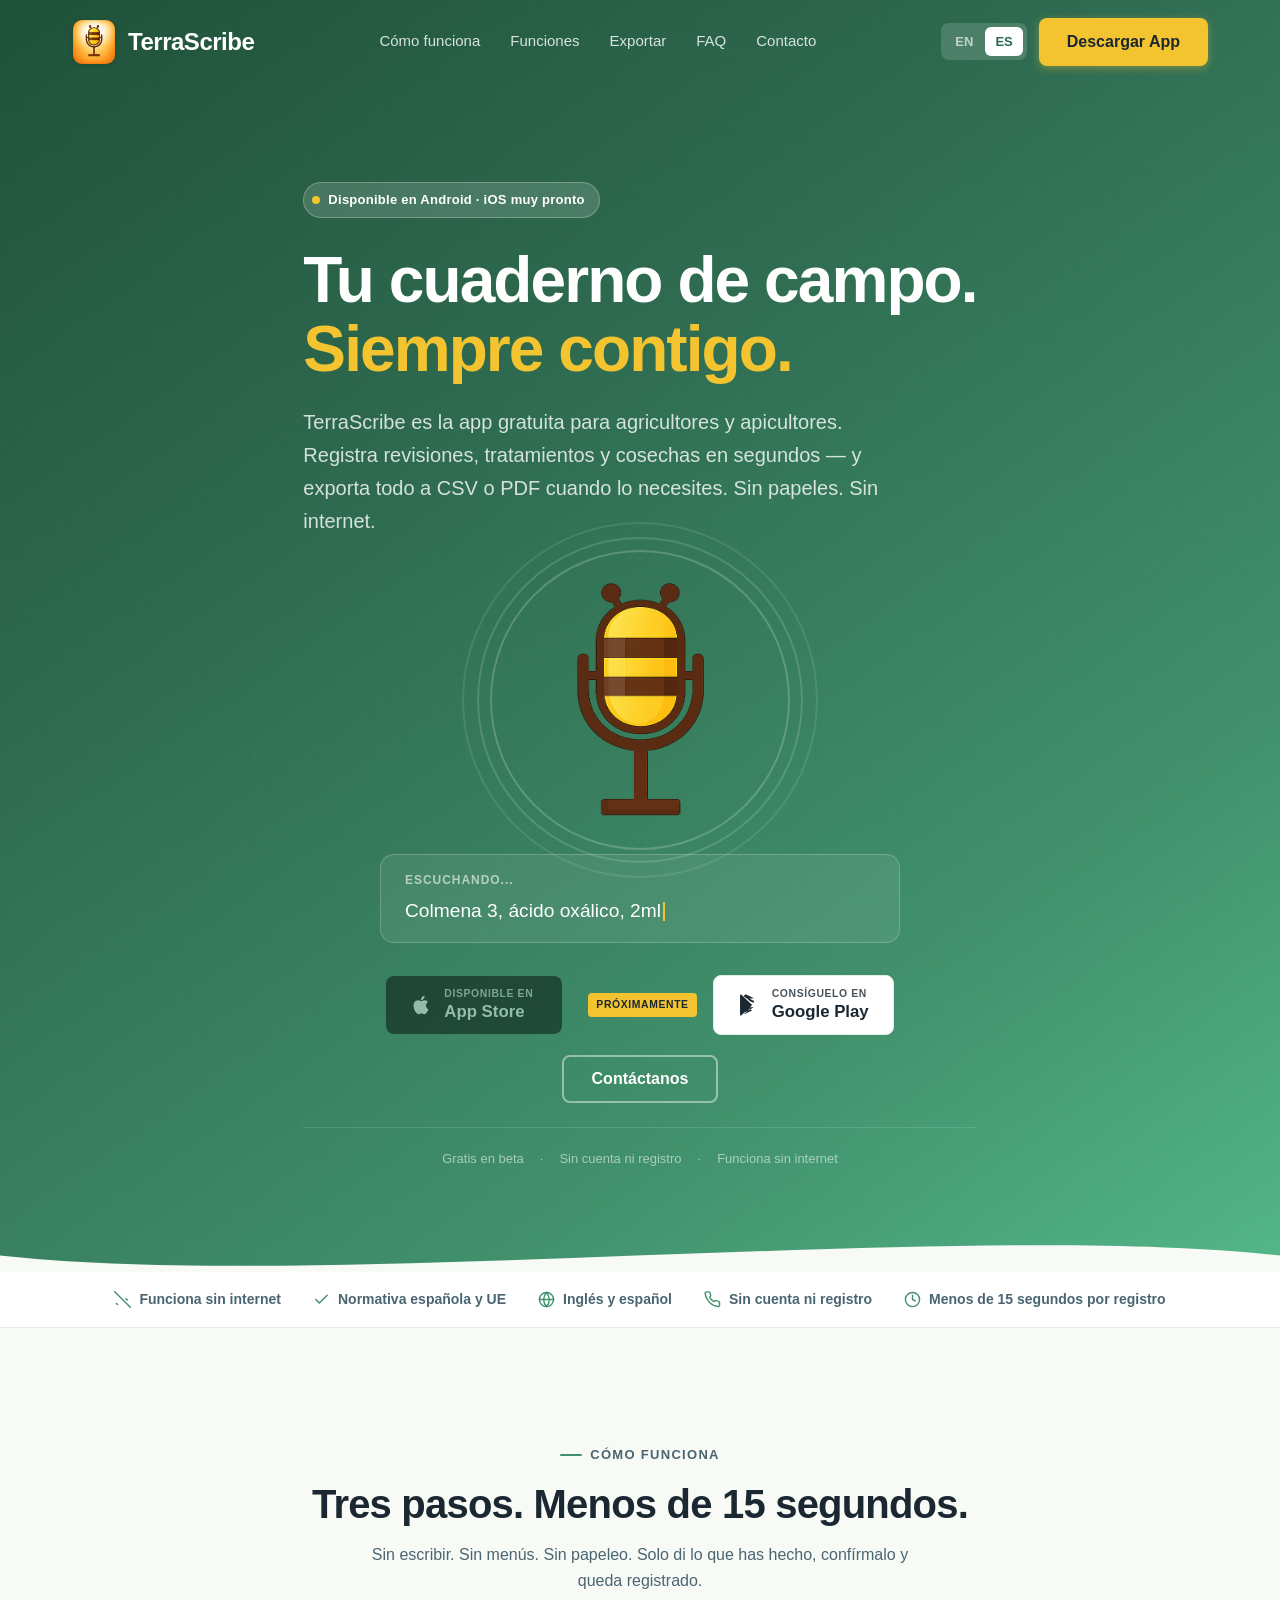
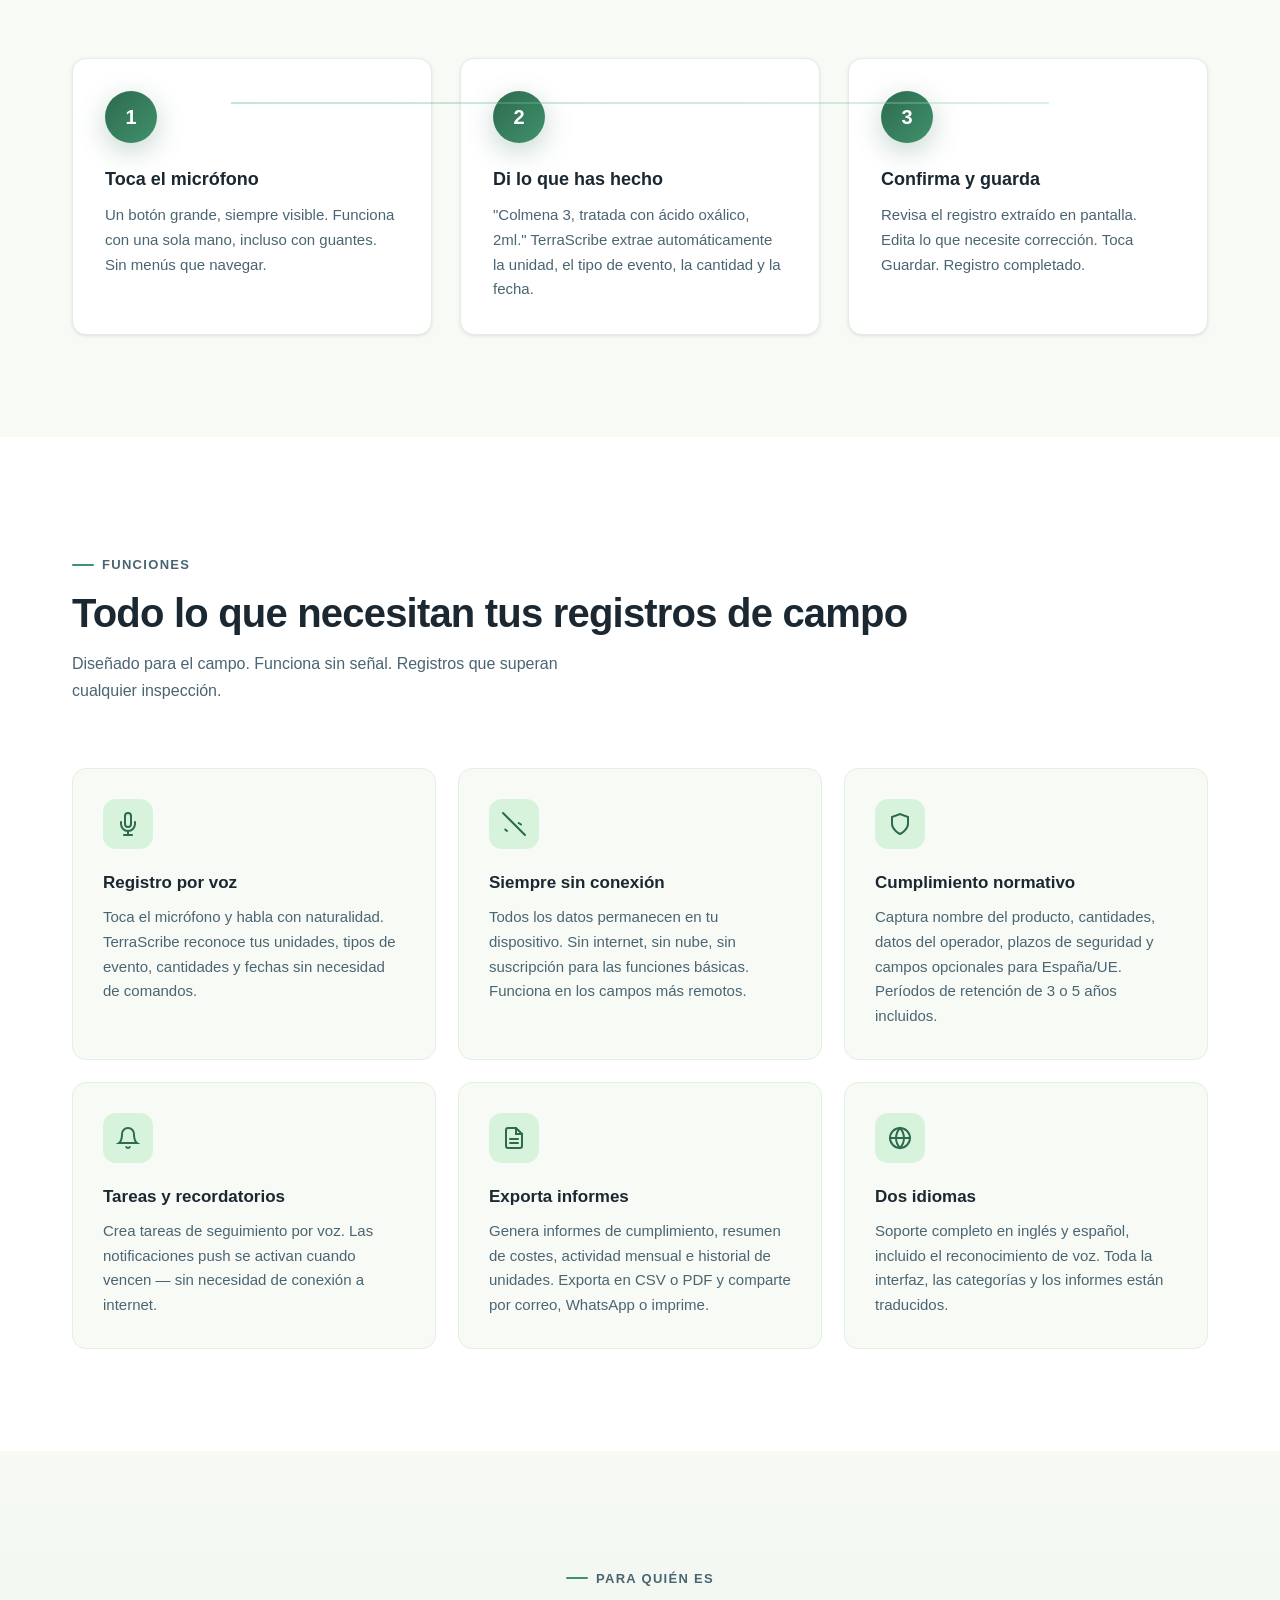
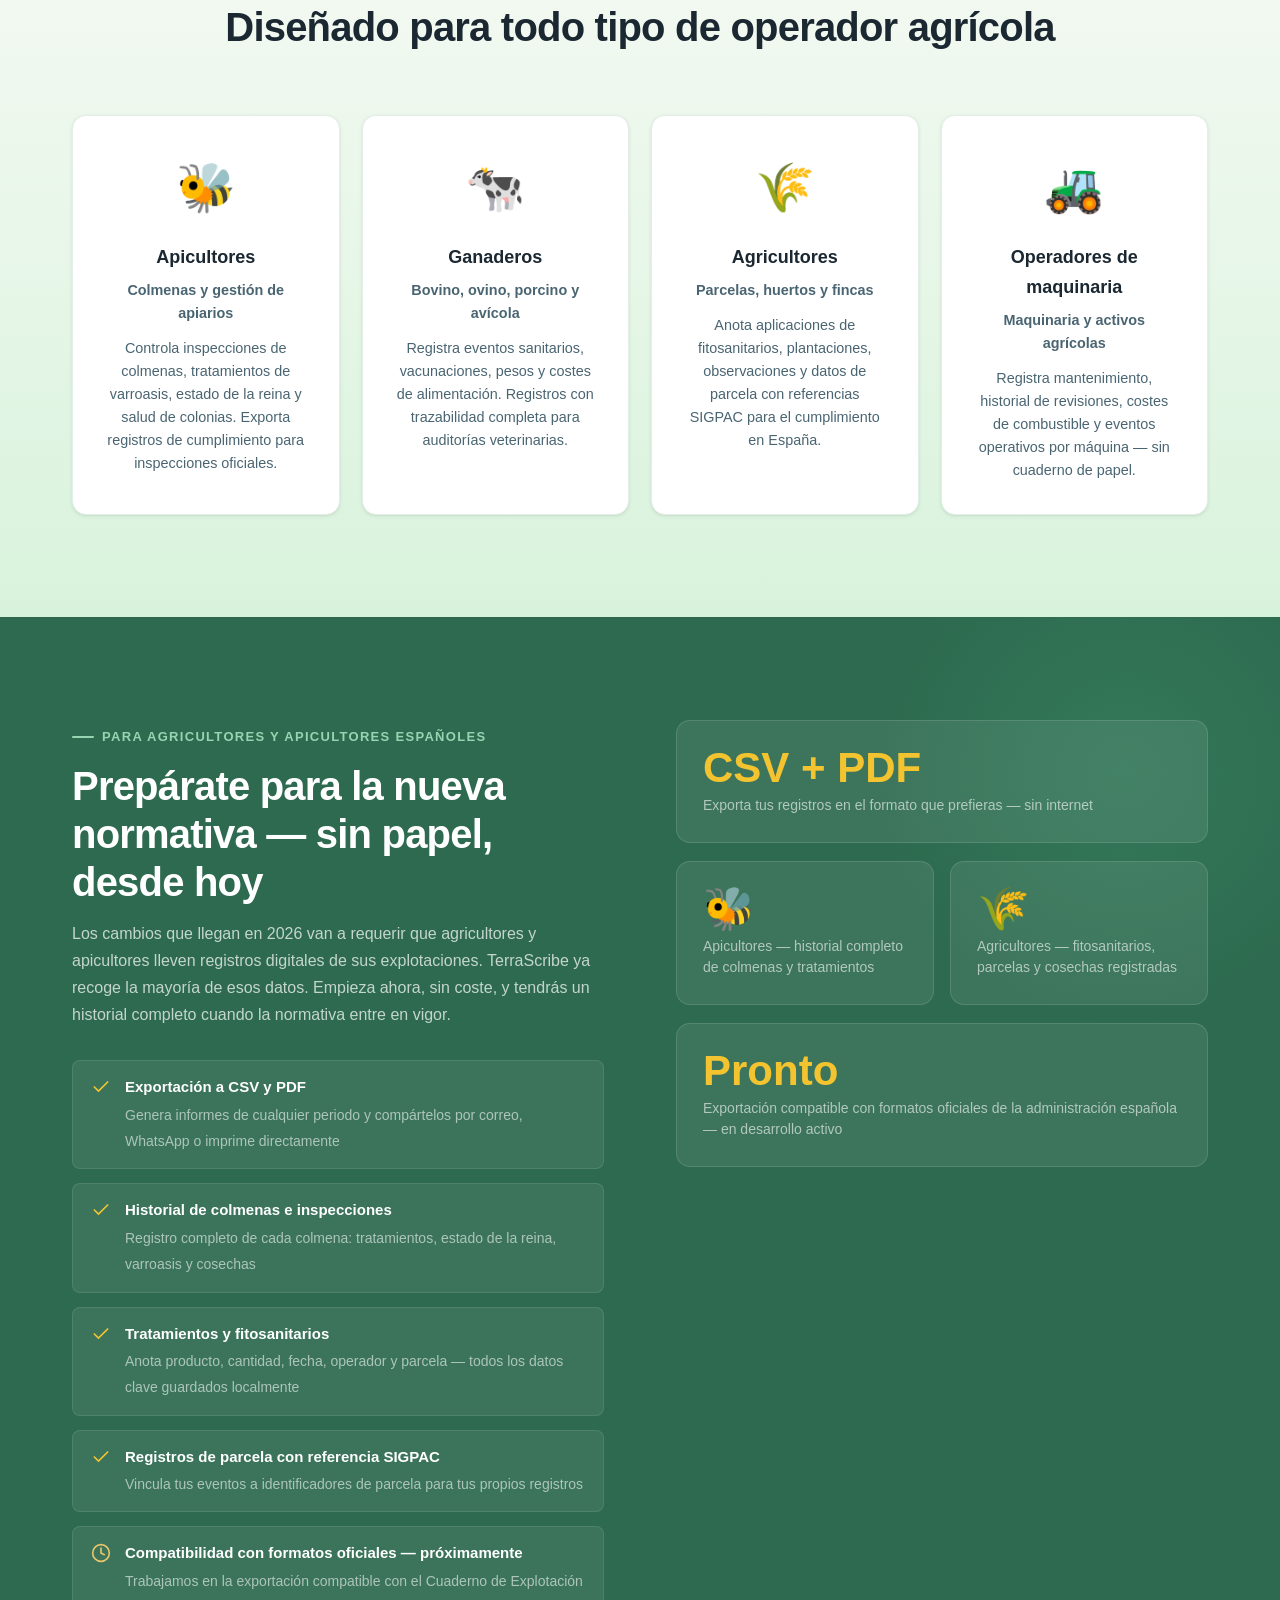
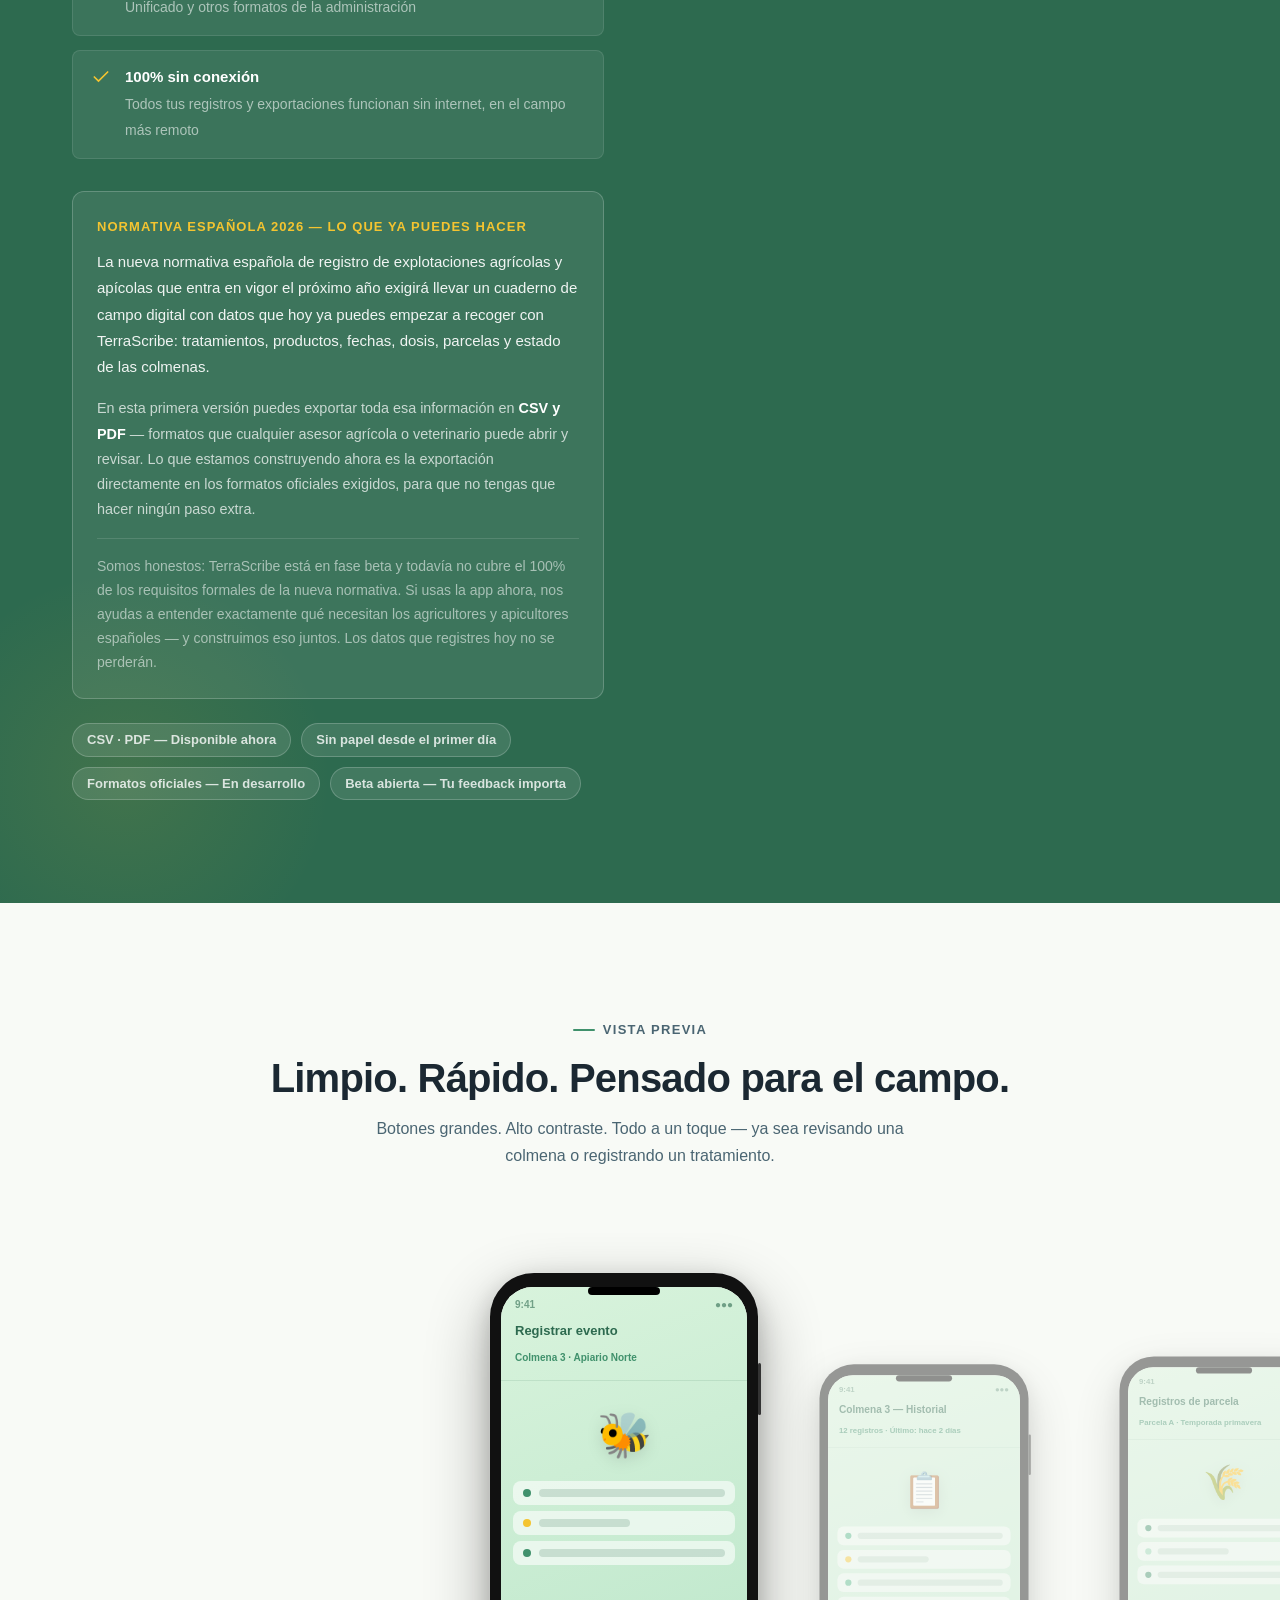
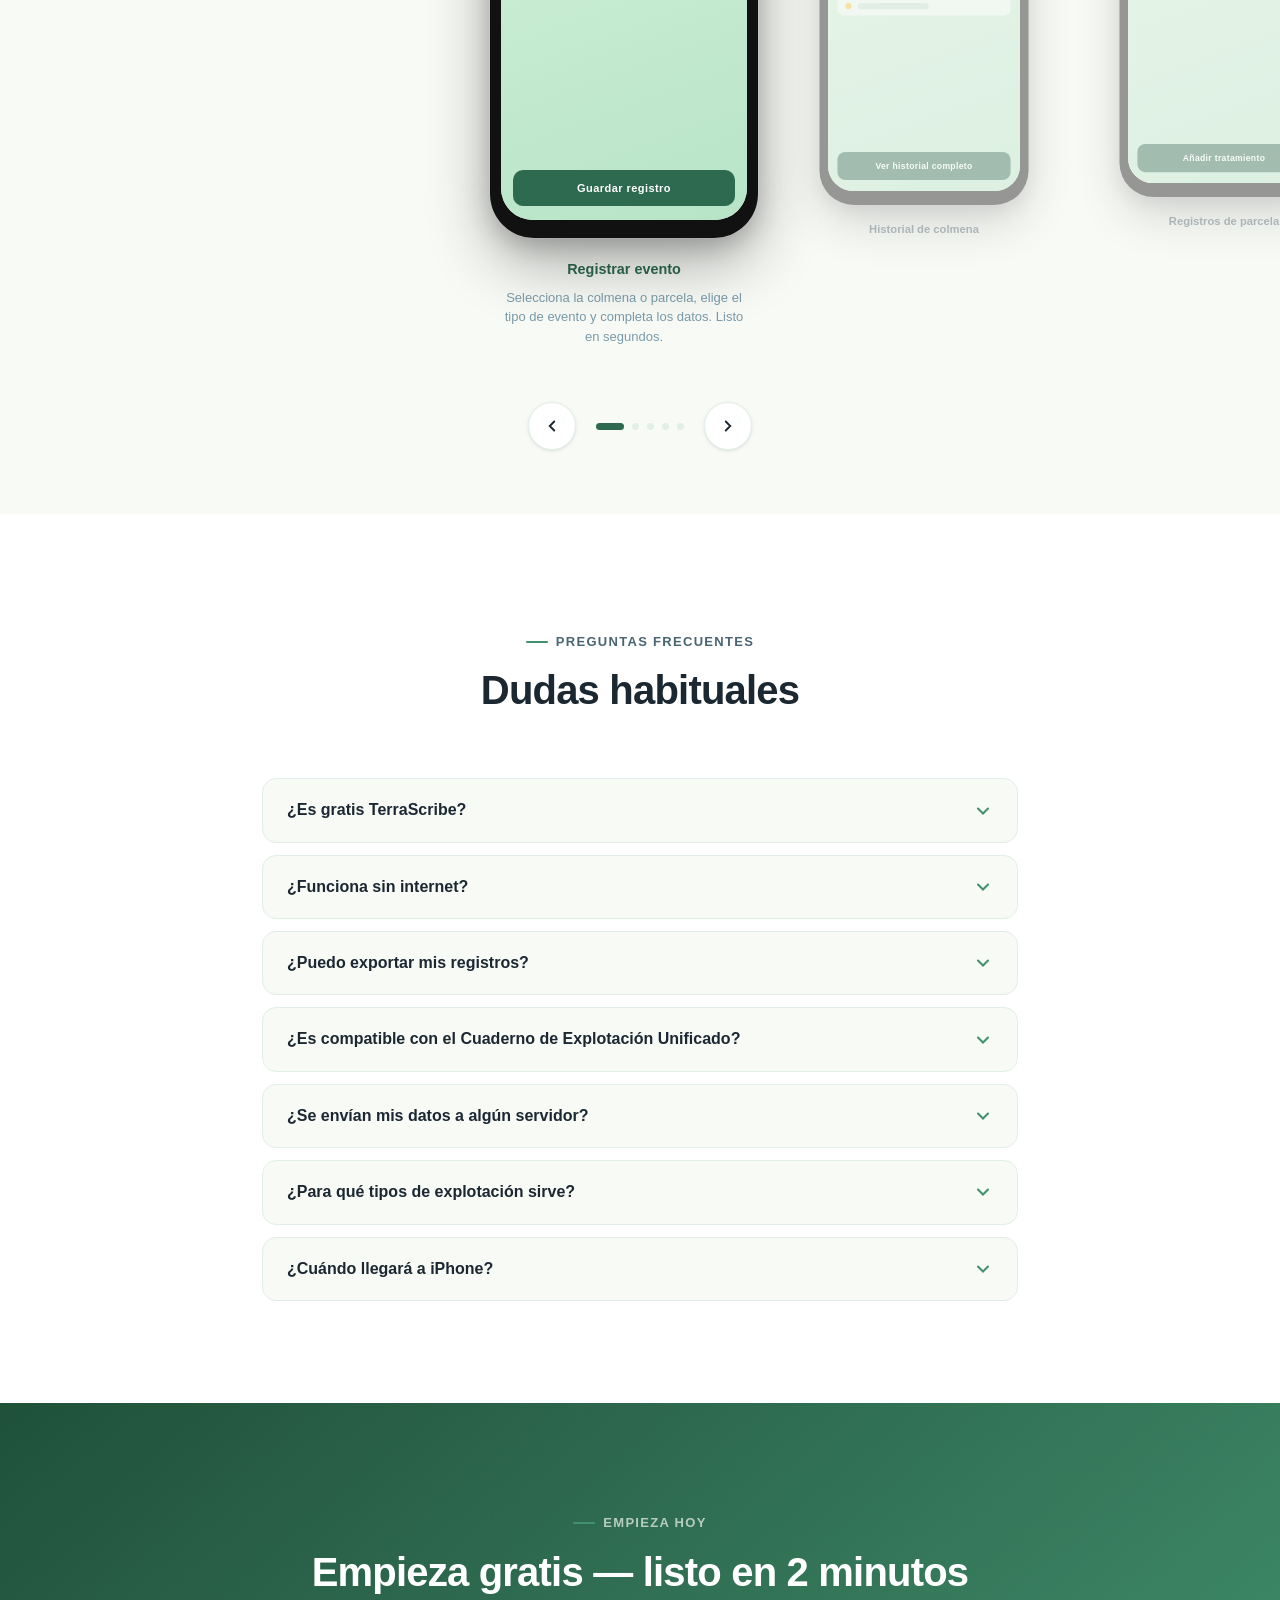
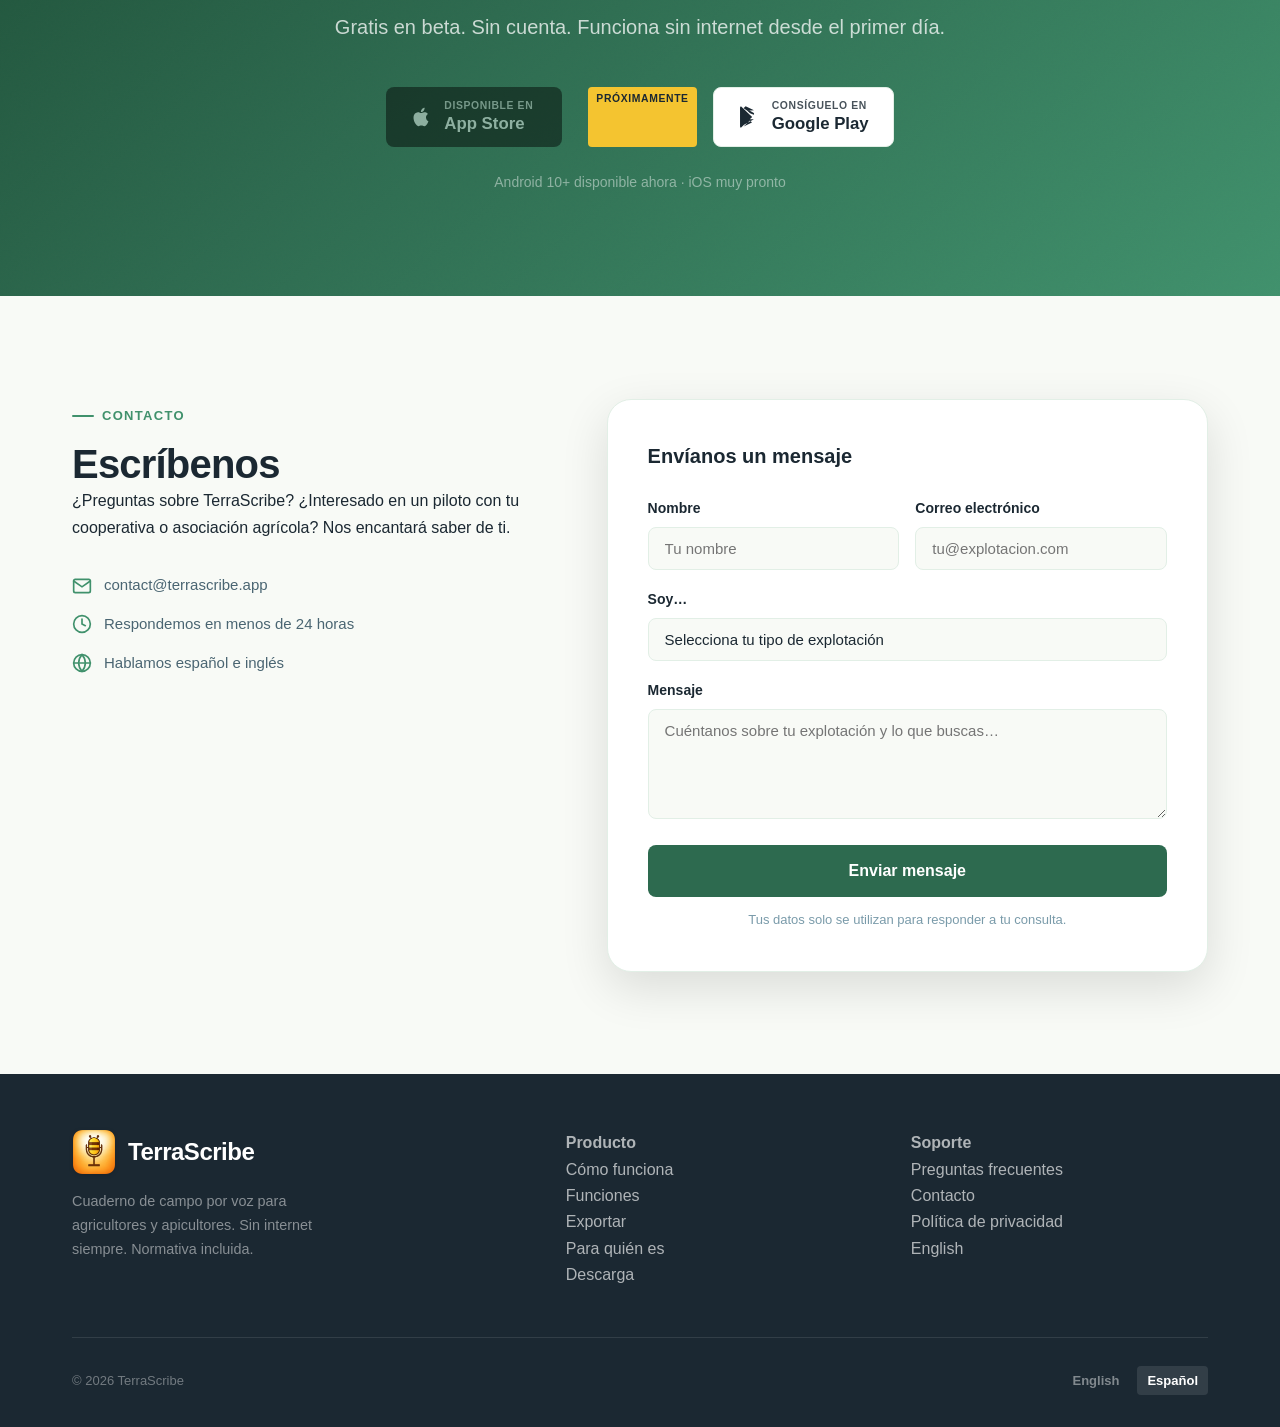
<file: es/index.html>
<!DOCTYPE html>
<html lang="es">
<head>
  <meta charset="UTF-8">
  <meta name="viewport" content="width=device-width, initial-scale=1.0">

  <!-- ── Primary SEO ── -->
  <title>TerraScribe — App Gratuita de Cuaderno de Campo para Apicultores y Agricultores</title>
  <meta name="description" content="TerraScribe es la app gratuita para apicultores y agricultores. Registra tratamientos, inspecciones y cosechas sin internet. Exporta a CSV y PDF desde el móvil.">
  <meta name="keywords" content="cuaderno de campo digital, app apicultura, registros ganadería, cumplimiento CUE España, app agricultura offline, fitosanitarios, libro de campo voz">
  <link rel="canonical" href="https://terrascribe.app/es/">

  <!-- ── hreflang ── -->
  <link rel="alternate" hreflang="es" href="https://terrascribe.app/es/">
  <link rel="alternate" hreflang="en" href="https://terrascribe.app/">
  <link rel="alternate" hreflang="x-default" href="https://terrascribe.app/">

  <!-- ── Open Graph ── -->
  <meta property="og:type"        content="website">
  <meta property="og:url"         content="https://terrascribe.app/es/">
  <meta property="og:title"       content="TerraScribe — App Gratuita de Cuaderno de Campo para Apicultores y Agricultores">
  <meta property="og:description" content="TerraScribe es la app gratuita para apicultores y agricultores. Registra tratamientos, inspecciones y cosechas sin internet. Exporta a CSV y PDF desde el móvil.">
  <meta property="og:image"       content="https://terrascribe.app/assets/images/og-image.png">
  <meta property="og:locale"      content="es_ES">
  <meta property="og:locale:alternate" content="en_US">

  <!-- ── Twitter Card ── -->
  <meta name="twitter:card"        content="summary_large_image">
  <meta name="twitter:title"       content="TerraScribe — App Gratuita de Cuaderno de Campo">
  <meta name="twitter:description" content="TerraScribe es la app gratuita para apicultores y agricultores. Registra tratamientos, inspecciones y cosechas sin internet. Exporta a CSV y PDF desde el móvil.">
  <meta name="twitter:image"       content="https://terrascribe.app/assets/images/og-image.png">

  <!-- ── Theme ── -->
  <meta name="theme-color" content="#2D6A4F">

  <!-- ── Favicon ── -->
  <link rel="icon" href="../favicon.ico" type="image/x-icon">

  <!-- ── Stylesheet (one level up) ── -->
  <link rel="stylesheet" href="../assets/css/style.css">

  <!-- ── Google Analytics / Ads (mismo ID que versión EN) ──
  <script async src="https://www.googletagmanager.com/gtag/js?id=GA_MEASUREMENT_ID"></script>
  <script>
    window.dataLayer = window.dataLayer || [];
    function gtag(){dataLayer.push(arguments);}
    gtag('js', new Date());
    gtag('config', 'GA_MEASUREMENT_ID');
  </script>
  -->

  <!-- ── Structured data: SoftwareApplication ── -->
  <script type="application/ld+json">
  {
    "@context": "https://schema.org",
    "@type": "SoftwareApplication",
    "name": "TerraScribe",
    "applicationCategory": "BusinessApplication",
    "applicationSubCategory": "Gestión Agrícola",
    "operatingSystem": "Android",
    "description": "App gratuita para apicultores y agricultores. Registra tratamientos, inspecciones y cosechas sin internet. Exporta a CSV y PDF desde el móvil.",
    "url": "https://terrascribe.app/es/",
    "offers": {
      "@type": "Offer",
      "price": "0",
      "priceCurrency": "EUR"
    },
    "author": { "@type": "Organization", "name": "TerraScribe" },
    "inLanguage": ["es", "en"]
  }
  </script>

  <!-- ── Structured data: FAQ ── -->
  <script type="application/ld+json">
  {
    "@context": "https://schema.org",
    "@type": "FAQPage",
    "mainEntity": [
      {
        "@type": "Question",
        "name": "¿Es gratis TerraScribe?",
        "acceptedAnswer": {
          "@type": "Answer",
          "text": "Sí, TerraScribe es completamente gratuita durante el periodo beta. Todas las funciones, todos los exportes — sin coste ni suscripción."
        }
      },
      {
        "@type": "Question",
        "name": "¿Funciona sin internet?",
        "acceptedAnswer": {
          "@type": "Answer",
          "text": "Completamente. Todos tus datos se guardan en tu móvil. El registro, los informes, los recordatorios y las exportaciones funcionan sin señal."
        }
      },
      {
        "@type": "Question",
        "name": "¿Puedo exportar mis registros?",
        "acceptedAnswer": {
          "@type": "Answer",
          "text": "Sí. Genera un informe CSV o PDF para cualquier periodo. Puedes abrirlo en Excel, Google Sheets, o compartirlo por correo y WhatsApp directamente desde la app."
        }
      },
      {
        "@type": "Question",
        "name": "¿Es compatible con el Cuaderno de Explotación Unificado?",
        "acceptedAnswer": {
          "@type": "Answer",
          "text": "Trabajamos en ello. Actualmente puedes registrar y exportar en CSV y PDF todos los datos clave: tratamientos, fechas, parcelas, operador y producto. La exportación en el formato oficial del CUE llegará próximamente. Tus datos ya están bien estructurados para cuando esta función esté lista."
        }
      },
      {
        "@type": "Question",
        "name": "¿Se envían mis datos a algún servidor?",
        "acceptedAnswer": {
          "@type": "Answer",
          "text": "No. Tus datos no salen de tu dispositivo a menos que tú los exportes. Sin cuenta, sin nube, sin telemetría. Tú tienes el control total."
        }
      },
      {
        "@type": "Question",
        "name": "¿Para qué tipos de explotación sirve?",
        "acceptedAnswer": {
          "@type": "Answer",
          "text": "Apicultura, agricultura y cultivos, ganadería y gestión de maquinaria — todo en una sola app."
        }
      },
      {
        "@type": "Question",
        "name": "¿Cuándo llegará a iPhone?",
        "acceptedAnswer": {
          "@type": "Answer",
          "text": "¡Pronto! TerraScribe está disponible ahora en Android. La versión iOS está en camino — escríbenos para que te avisemos en cuanto esté lista."
        }
      }
    ]
  }
  </script>
</head>
<body>

<!-- ════════════════════════════════════════════════════════
     NAVEGACIÓN
════════════════════════════════════════════════════════ -->
<nav class="nav" id="nav" aria-label="Navegación principal">
  <div class="container">
    <div class="nav-inner">

      <a href="./" class="nav-logo" aria-label="TerraScribe inicio">
        <img class="nav-logo-icon" src="../assets/images/terrascribe-logo.png" alt="" width="44" height="44">
        TerraScribe
      </a>

      <ul class="nav-links" role="list">
        <li><a href="#how-it-works">Cómo funciona</a></li>
        <li><a href="#features">Funciones</a></li>
        <li><a href="#compliance">Exportar</a></li>
        <li><a href="#faq">FAQ</a></li>
        <li><a href="#contact">Contacto</a></li>
      </ul>

      <div class="nav-right">
        <div class="nav-lang" aria-label="Selector de idioma">
          <a href="../" hreflang="en">EN</a>
          <a href="./" class="active" hreflang="es" aria-current="page">ES</a>
        </div>
        <a href="#download" class="btn btn-sun btn-sm nav-cta-desktop">Descargar App</a>
      </div>

      <button class="nav-burger" id="navBurger" aria-label="Abrir menú" aria-expanded="false" aria-controls="navDrawer">
        <span></span><span></span><span></span>
      </button>

    </div>
  </div>
</nav>

<!-- Menú móvil -->
<div class="nav-drawer" id="navDrawer" role="dialog" aria-modal="true" aria-label="Menú de navegación">
  <a href="#how-it-works">Cómo funciona</a>
  <a href="#features">Funciones</a>
  <a href="#compliance">Exportar</a>
  <a href="#faq">FAQ</a>
  <a href="#contact">Contacto</a>
  <a href="#download" class="btn btn-sun mt-md">Descargar App</a>
  <div class="drawer-lang">
    <a href="../" hreflang="en">EN</a>
    <a href="./" hreflang="es">ES</a>
  </div>
</div>


<!-- ════════════════════════════════════════════════════════
     HERO
════════════════════════════════════════════════════════ -->
<header class="hero" id="top">
  <div class="hero-noise" aria-hidden="true"></div>

  <div class="container">
    <div class="hero-content">
      <div class="hero-badge">
        <span class="badge-dot" aria-hidden="true"></span>
        Disponible en Android · iOS muy pronto
      </div>

      <h1 class="display">
        Tu cuaderno de campo.<br>
        <em>Siempre contigo.</em>
      </h1>

      <p class="hero-sub">
        TerraScribe es la app gratuita para agricultores y apicultores.
        Registra revisiones, tratamientos y cosechas en segundos — y exporta
        todo a CSV o PDF cuando lo necesites. Sin papeles. Sin internet.
      </p>

      <div class="hero-mic" aria-hidden="true">
        <div class="hero-mic-inner">
          <img src="../assets/images/terrascribe-mic.png" alt="" class="hero-mic-icon">
          <div class="hero-mic-rings" aria-hidden="true"></div>
        </div>
      </div>

      <div class="hero-transcription" aria-live="polite" role="status">
        <span class="hero-transcription-label">Escuchando...</span>
        <div class="hero-transcription-line" id="heroTranscription" data-phrases='["Colmena 3, ácido oxálico, 2ml","Campo A, fertilizado, 2 de marzo","Revisión reina, colonia fuerte","Tratamiento varroa, tiras Apivar, 6 semanas"]'></div>
      </div>

      <div class="hero-actions">
        <div class="hero-download-row">
          <a href="#download" class="store-btn store-btn-ios disabled-soon" aria-label="Descargar TerraScribe en App Store">
            <svg viewBox="0 0 24 24" fill="currentColor" aria-hidden="true"><path d="M18.71 19.5c-.83 1.24-1.71 2.45-3.05 2.47-1.34.03-1.77-.79-3.29-.79-1.53 0-2 .77-3.27.82-1.31.05-2.3-1.32-3.14-2.53C4.25 17 2.94 12.45 4.7 9.39c.87-1.52 2.43-2.48 4.12-2.51 1.28-.02 2.5.87 3.29.87.78 0 2.26-1.07 3.8-.91.65.03 2.47.26 3.64 1.98-.09.06-2.17 1.28-2.15 3.81.03 3.02 2.65 4.03 2.68 4.04-.03.07-.42 1.44-1.38 2.83M13 3.5c.73-.83 1.94-1.46 2.94-1.5.13 1.17-.34 2.35-1.04 3.19-.69.85-1.83 1.51-2.95 1.42-.15-1.15.41-2.35 1.05-3.11z"/></svg>
            <span class="store-btn-inner">
              <span class="store-btn-pre">Disponible en</span>
              <span class="store-btn-name">App Store</span>
            </span>
          </a>
          <span class="coming-soon-badge">Próximamente</span>
          <a href="#download" class="store-btn store-btn-gplay" aria-label="Descargar TerraScribe en Google Play">
            <svg viewBox="0 0 24 24" fill="currentColor" aria-hidden="true"><path d="M3.18 23.76a2 2 0 0 1-.97-1.74V1.98A2 2 0 0 1 3.18.24l12.26 11.76L3.18 23.76zm2.96-1.42 9.1-4.37-2.17-2.08-6.93 6.45zM17.3 14.5 6.14 20.6l6.93-6.46L17.3 14.5zm0-5 -4.23-1.64L6.14 1.4 17.3 7.5a2 2 0 0 1 0 2zm-11.16-7.1 2.17-2.07 9.1 4.37-7.27.42-3.99-2.72z"/></svg>
            <span class="store-btn-inner">
              <span class="store-btn-pre">Consíguelo en</span>
              <span class="store-btn-name">Google Play</span>
            </span>
          </a>
        </div>
        <div class="hero-cta-row">
          <a href="#contact" class="btn btn-white-outline">Contáctanos</a>
        </div>
      </div>

      <p class="hero-note">
        <span>Gratis en beta</span>
        <span aria-hidden="true">·</span>
        <span>Sin cuenta ni registro</span>
        <span aria-hidden="true">·</span>
        <span>Funciona sin internet</span>
      </p>
    </div>
  </div>

  <div class="hero-wave" aria-hidden="true">
    <svg viewBox="0 0 1440 60" preserveAspectRatio="none" xmlns="http://www.w3.org/2000/svg">
      <path d="M0,40 C360,80 1080,0 1440,40 L1440,60 L0,60 Z" fill="#F8FAF6"/>
    </svg>
  </div>
</header>


<!-- ════════════════════════════════════════════════════════
     BARRA DE CONFIANZA
════════════════════════════════════════════════════════ -->
<div class="trust-bar" aria-label="Características clave">
  <div class="container">
    <ul class="trust-items" role="list">
      <li class="trust-item">
        <svg viewBox="0 0 24 24" fill="none" stroke="currentColor" stroke-width="2" stroke-linecap="round" aria-hidden="true"><path d="M1 1l22 22"/><path d="M16.72 11.06A10.94 10.94 0 0 1 19 12.55M5 19a10.94 10.94 0 0 1-1.72-1.45"/></svg>
        Funciona sin internet
      </li>
      <li class="trust-item">
        <svg viewBox="0 0 24 24" fill="none" stroke="currentColor" stroke-width="2" stroke-linecap="round" aria-hidden="true"><polyline points="20 6 9 17 4 12"/></svg>
        Normativa española y UE
      </li>
      <li class="trust-item">
        <svg viewBox="0 0 24 24" fill="none" stroke="currentColor" stroke-width="2" stroke-linecap="round" aria-hidden="true"><circle cx="12" cy="12" r="10"/><line x1="2" y1="12" x2="22" y2="12"/><path d="M12 2a15.3 15.3 0 0 1 4 10 15.3 15.3 0 0 1-4 10 15.3 15.3 0 0 1-4-10 15.3 15.3 0 0 1 4-10z"/></svg>
        Inglés y español
      </li>
      <li class="trust-item">
        <svg viewBox="0 0 24 24" fill="none" stroke="currentColor" stroke-width="2" stroke-linecap="round" aria-hidden="true"><path d="M22 16.92v3a2 2 0 0 1-2.18 2 19.79 19.79 0 0 1-8.63-3.07A19.5 19.5 0 0 1 4.69 12 19.79 19.79 0 0 1 1.61 3.37 2 2 0 0 1 3.6 1.18h3a2 2 0 0 1 2 1.72c.127.96.361 1.903.7 2.81a2 2 0 0 1-.45 2.11L7.91 8.96a16 16 0 0 0 6 6l.95-.94a2 2 0 0 1 2.11-.45c.907.339 1.85.573 2.81.7A2 2 0 0 1 21.73 16.92z"/></svg>
        Sin cuenta ni registro
      </li>
      <li class="trust-item">
        <svg viewBox="0 0 24 24" fill="none" stroke="currentColor" stroke-width="2" stroke-linecap="round" aria-hidden="true"><circle cx="12" cy="12" r="10"/><polyline points="12 6 12 12 16 14"/></svg>
        Menos de 15 segundos por registro
      </li>
    </ul>
  </div>
</div>


<!-- ════════════════════════════════════════════════════════
     CÓMO FUNCIONA
════════════════════════════════════════════════════════ -->
<section class="section" id="how-it-works" aria-labelledby="how-hd">
  <div class="container">
    <div class="section-hd center fade-up">
      <p class="section-eyebrow">Cómo funciona</p>
      <h2 class="heading" id="how-hd">Tres pasos. Menos de 15 segundos.</h2>
      <p>Sin escribir. Sin menús. Sin papeleo. Solo di lo que has hecho, confírmalo y queda registrado.</p>
    </div>

    <ol class="steps-grid stagger" role="list" aria-label="Pasos para registrar un evento">
      <li class="step-card">
        <div class="step-num" aria-hidden="true">1</div>
        <h3>Toca el micrófono</h3>
        <p>Un botón grande, siempre visible. Funciona con una sola mano, incluso con guantes. Sin menús que navegar.</p>
      </li>
      <li class="step-card">
        <div class="step-num" aria-hidden="true">2</div>
        <h3>Di lo que has hecho</h3>
        <p>"Colmena 3, tratada con ácido oxálico, 2ml." TerraScribe extrae automáticamente la unidad, el tipo de evento, la cantidad y la fecha.</p>
      </li>
      <li class="step-card">
        <div class="step-num" aria-hidden="true">3</div>
        <h3>Confirma y guarda</h3>
        <p>Revisa el registro extraído en pantalla. Edita lo que necesite corrección. Toca Guardar. Registro completado.</p>
      </li>
    </ol>
  </div>
</section>


<!-- ════════════════════════════════════════════════════════
     FUNCIONES
════════════════════════════════════════════════════════ -->
<section class="section features-section" id="features" aria-labelledby="feat-hd">
  <div class="container">
    <div class="section-hd fade-up">
      <p class="section-eyebrow">Funciones</p>
      <h2 class="heading" id="feat-hd">Todo lo que necesitan tus registros de campo</h2>
      <p>Diseñado para el campo. Funciona sin señal. Registros que superan cualquier inspección.</p>
    </div>

    <div class="features-grid stagger">

      <article class="feature-card">
        <div class="feature-icon" aria-hidden="true">
          <svg viewBox="0 0 24 24" fill="none" stroke="currentColor" stroke-width="2" stroke-linecap="round"><path d="M12 1a3 3 0 0 0-3 3v8a3 3 0 0 0 6 0V4a3 3 0 0 0-3-3z"/><path d="M19 10v2a7 7 0 0 1-14 0v-2"/><line x1="12" y1="19" x2="12" y2="23"/><line x1="8" y1="23" x2="16" y2="23"/></svg>
        </div>
        <h3>Registro por voz</h3>
        <p>Toca el micrófono y habla con naturalidad. TerraScribe reconoce tus unidades, tipos de evento, cantidades y fechas sin necesidad de comandos.</p>
      </article>

      <article class="feature-card">
        <div class="feature-icon" aria-hidden="true">
          <svg viewBox="0 0 24 24" fill="none" stroke="currentColor" stroke-width="2" stroke-linecap="round"><line x1="1" y1="1" x2="23" y2="23"/><path d="M16.72 11.06A10.94 10.94 0 0 1 19 12.55M5 19a10.94 10.94 0 0 1-1.72-1.45"/></svg>
        </div>
        <h3>Siempre sin conexión</h3>
        <p>Todos los datos permanecen en tu dispositivo. Sin internet, sin nube, sin suscripción para las funciones básicas. Funciona en los campos más remotos.</p>
      </article>

      <article class="feature-card">
        <div class="feature-icon" aria-hidden="true">
          <svg viewBox="0 0 24 24" fill="none" stroke="currentColor" stroke-width="2" stroke-linecap="round"><path d="M12 22s8-4 8-10V5l-8-3-8 3v7c0 6 8 10 8 10z"/></svg>
        </div>
        <h3>Cumplimiento normativo</h3>
        <p>Captura nombre del producto, cantidades, datos del operador, plazos de seguridad y campos opcionales para España/UE. Períodos de retención de 3 o 5 años incluidos.</p>
      </article>

      <article class="feature-card">
        <div class="feature-icon" aria-hidden="true">
          <svg viewBox="0 0 24 24" fill="none" stroke="currentColor" stroke-width="2" stroke-linecap="round"><path d="M18 8A6 6 0 0 0 6 8c0 7-3 9-3 9h18s-3-2-3-9"/><path d="M13.73 21a2 2 0 0 1-3.46 0"/></svg>
        </div>
        <h3>Tareas y recordatorios</h3>
        <p>Crea tareas de seguimiento por voz. Las notificaciones push se activan cuando vencen — sin necesidad de conexión a internet.</p>
      </article>

      <article class="feature-card">
        <div class="feature-icon" aria-hidden="true">
          <svg viewBox="0 0 24 24" fill="none" stroke="currentColor" stroke-width="2" stroke-linecap="round"><path d="M14 2H6a2 2 0 0 0-2 2v16a2 2 0 0 0 2 2h12a2 2 0 0 0 2-2V8z"/><polyline points="14 2 14 8 20 8"/><line x1="16" y1="13" x2="8" y2="13"/><line x1="16" y1="17" x2="8" y2="17"/></svg>
        </div>
        <h3>Exporta informes</h3>
        <p>Genera informes de cumplimiento, resumen de costes, actividad mensual e historial de unidades. Exporta en CSV o PDF y comparte por correo, WhatsApp o imprime.</p>
      </article>

      <article class="feature-card">
        <div class="feature-icon" aria-hidden="true">
          <svg viewBox="0 0 24 24" fill="none" stroke="currentColor" stroke-width="2" stroke-linecap="round"><circle cx="12" cy="12" r="10"/><line x1="2" y1="12" x2="22" y2="12"/><path d="M12 2a15.3 15.3 0 0 1 4 10 15.3 15.3 0 0 1-4 10 15.3 15.3 0 0 1-4-10 15.3 15.3 0 0 1 4-10z"/></svg>
        </div>
        <h3>Dos idiomas</h3>
        <p>Soporte completo en inglés y español, incluido el reconocimiento de voz. Toda la interfaz, las categorías y los informes están traducidos.</p>
      </article>

    </div>
  </div>
</section>


<!-- ════════════════════════════════════════════════════════
     PARA QUIÉN ES
════════════════════════════════════════════════════════ -->
<section class="section profiles-section" id="who" aria-labelledby="who-hd">
  <div class="container">
    <div class="section-hd center fade-up">
      <p class="section-eyebrow">Para quién es</p>
      <h2 class="heading" id="who-hd">Diseñado para todo tipo de operador agrícola</h2>
    </div>

    <div class="profiles-grid stagger">

      <article class="profile-card">
        <span class="profile-emoji" aria-hidden="true">🐝</span>
        <h3>Apicultores</h3>
        <p class="profile-role">Colmenas y gestión de apiarios</p>
        <p>Controla inspecciones de colmenas, tratamientos de varroasis, estado de la reina y salud de colonias. Exporta registros de cumplimiento para inspecciones oficiales.</p>
      </article>

      <article class="profile-card">
        <span class="profile-emoji" aria-hidden="true">🐄</span>
        <h3>Ganaderos</h3>
        <p class="profile-role">Bovino, ovino, porcino y avícola</p>
        <p>Registra eventos sanitarios, vacunaciones, pesos y costes de alimentación. Registros con trazabilidad completa para auditorías veterinarias.</p>
      </article>

      <article class="profile-card">
        <span class="profile-emoji" aria-hidden="true">🌾</span>
        <h3>Agricultores</h3>
        <p class="profile-role">Parcelas, huertos y fincas</p>
        <p>Anota aplicaciones de fitosanitarios, plantaciones, observaciones y datos de parcela con referencias SIGPAC para el cumplimiento en España.</p>
      </article>

      <article class="profile-card">
        <span class="profile-emoji" aria-hidden="true">🚜</span>
        <h3>Operadores de maquinaria</h3>
        <p class="profile-role">Maquinaria y activos agrícolas</p>
        <p>Registra mantenimiento, historial de revisiones, costes de combustible y eventos operativos por máquina — sin cuaderno de papel.</p>
      </article>

    </div>
  </div>
</section>


<!-- ════════════════════════════════════════════════════════
     NORMATIVA
════════════════════════════════════════════════════════ -->
<section class="section compliance-section" id="compliance" aria-labelledby="comp-hd">
  <div class="compliance-glow-1" aria-hidden="true"></div>
  <div class="compliance-glow-2" aria-hidden="true"></div>

  <div class="container">
    <div class="compliance-grid">

      <div class="fade-up">
        <p class="section-eyebrow section-eyebrow--light">Para agricultores y apicultores españoles</p>
        <h2 class="heading" id="comp-hd">Prepárate para la nueva normativa — sin papel, desde hoy</h2>
        <p class="compliance-sub">
          Los cambios que llegan en 2026 van a requerir que agricultores y apicultores lleven registros digitales
          de sus explotaciones. TerraScribe ya recoge la mayoría de esos datos. Empieza ahora, sin coste,
          y tendrás un historial completo cuando la normativa entre en vigor.
        </p>

        <ul class="compliance-items" aria-label="Funciones de cumplimiento normativo">
          <li class="ci">
            <svg viewBox="0 0 24 24" fill="none" stroke="currentColor" stroke-width="2" stroke-linecap="round" aria-hidden="true"><polyline points="20 6 9 17 4 12"/></svg>
            <div><strong>Exportación a CSV y PDF</strong><span>Genera informes de cualquier periodo y compártelos por correo, WhatsApp o imprime directamente</span></div>
          </li>
          <li class="ci">
            <svg viewBox="0 0 24 24" fill="none" stroke="currentColor" stroke-width="2" stroke-linecap="round" aria-hidden="true"><polyline points="20 6 9 17 4 12"/></svg>
            <div><strong>Historial de colmenas e inspecciones</strong><span>Registro completo de cada colmena: tratamientos, estado de la reina, varroasis y cosechas</span></div>
          </li>
          <li class="ci">
            <svg viewBox="0 0 24 24" fill="none" stroke="currentColor" stroke-width="2" stroke-linecap="round" aria-hidden="true"><polyline points="20 6 9 17 4 12"/></svg>
            <div><strong>Tratamientos y fitosanitarios</strong><span>Anota producto, cantidad, fecha, operador y parcela — todos los datos clave guardados localmente</span></div>
          </li>
          <li class="ci">
            <svg viewBox="0 0 24 24" fill="none" stroke="currentColor" stroke-width="2" stroke-linecap="round" aria-hidden="true"><polyline points="20 6 9 17 4 12"/></svg>
            <div><strong>Registros de parcela con referencia SIGPAC</strong><span>Vincula tus eventos a identificadores de parcela para tus propios registros</span></div>
          </li>
          <li class="ci">
            <svg viewBox="0 0 24 24" fill="none" stroke="currentColor" stroke-width="2" stroke-linecap="round" aria-hidden="true" style="color: var(--wheat)"><circle cx="12" cy="12" r="10"/><polyline points="12 6 12 12 16 14"/></svg>
            <div><strong>Compatibilidad con formatos oficiales — próximamente</strong><span>Trabajamos en la exportación compatible con el Cuaderno de Explotación Unificado y otros formatos de la administración</span></div>
          </li>
          <li class="ci">
            <svg viewBox="0 0 24 24" fill="none" stroke="currentColor" stroke-width="2" stroke-linecap="round" aria-hidden="true"><polyline points="20 6 9 17 4 12"/></svg>
            <div><strong>100% sin conexión</strong><span>Todos tus registros y exportaciones funcionan sin internet, en el campo más remoto</span></div>
          </li>
        </ul>

        <div style="margin-top: 2rem; padding: 1.5rem; background: rgba(255,255,255,0.08); border: 1px solid rgba(255,255,255,0.2); border-radius: 12px;">

          <p style="color: var(--sun); font-size: 0.8125rem; font-weight: 700; letter-spacing: 0.08em; text-transform: uppercase; margin-bottom: 0.75rem;">
            Normativa española 2026 — Lo que ya puedes hacer
          </p>

          <p style="color: rgba(255,255,255,0.92); font-size: 0.9375rem; line-height: 1.75; margin-bottom: 1rem;">
            La nueva normativa española de registro de explotaciones agrícolas y apícolas que entra en vigor el próximo año
            exigirá llevar un cuaderno de campo digital con datos que hoy ya puedes empezar a recoger con TerraScribe:
            tratamientos, productos, fechas, dosis, parcelas y estado de las colmenas.
          </p>

          <p style="color: rgba(255,255,255,0.72); font-size: 0.9rem; line-height: 1.75; margin-bottom: 1rem;">
            En esta primera versión puedes exportar toda esa información en <strong style="color:#fff;">CSV y PDF</strong> —
            formatos que cualquier asesor agrícola o veterinario puede abrir y revisar. Lo que estamos construyendo
            ahora es la exportación directamente en los formatos oficiales exigidos, para que no tengas que hacer
            ningún paso extra.
          </p>

          <p style="color: rgba(255,255,255,0.55); font-size: 0.875rem; line-height: 1.7; border-top: 1px solid rgba(255,255,255,0.12); padding-top: 1rem; margin: 0;">
            Somos honestos: TerraScribe está en fase beta y todavía no cubre el 100% de los requisitos formales de la
            nueva normativa. Si usas la app ahora, nos ayudas a entender exactamente qué necesitan los agricultores
            y apicultores españoles — y construimos eso juntos. Los datos que registres hoy no se perderán.
          </p>

        </div>

        <div class="compliance-tags" style="margin-top: 1.5rem;" aria-label="Estado de funcionalidades">
          <span class="ctag">CSV · PDF — Disponible ahora</span>
          <span class="ctag">Sin papel desde el primer día</span>
          <span class="ctag">Formatos oficiales — En desarrollo</span>
          <span class="ctag">Beta abierta — Tu feedback importa</span>
        </div>
      </div>

      <div class="compliance-stats stagger" aria-label="Estadísticas de cumplimiento">
        <div class="cstat">
          <div class="cstat-val">CSV + PDF</div>
          <div class="cstat-lbl">Exporta tus registros en el formato que prefieras — sin internet</div>
        </div>
        <div class="cstat-row">
          <div class="cstat">
            <div class="cstat-val">🐝</div>
            <div class="cstat-lbl">Apicultores — historial completo de colmenas y tratamientos</div>
          </div>
          <div class="cstat">
            <div class="cstat-val">🌾</div>
            <div class="cstat-lbl">Agricultores — fitosanitarios, parcelas y cosechas registradas</div>
          </div>
        </div>
        <div class="cstat">
          <div class="cstat-val">Pronto</div>
          <div class="cstat-lbl">Exportación compatible con formatos oficiales de la administración española — en desarrollo activo</div>
        </div>
      </div>

    </div>
  </div>
</section>


<!-- ════════════════════════════════════════════════════════
     CAPTURAS DE PANTALLA
════════════════════════════════════════════════════════ -->
<section class="section screenshots-section" id="screenshots" aria-labelledby="ss-hd">
  <div class="container">
    <div class="section-hd center fade-up">
      <p class="section-eyebrow">Vista previa</p>
      <h2 class="heading" id="ss-hd">Limpio. Rápido. Pensado para el campo.</h2>
      <p>Botones grandes. Alto contraste. Todo a un toque — ya sea revisando una colmena o registrando un tratamiento.</p>
    </div>
  </div>

  <div class="carousel-outer" role="region" aria-label="Carrusel de capturas de pantalla">
    <div class="carousel" id="carousel">

      <div class="c-item active" data-index="0">
        <div class="phone">
          <div class="phone-inner">
            <!-- Replace with: <img src="../assets/images/screenshots/screen-1.png" alt="Pantalla de registro TerraScribe"> -->
            <div class="screen-ph" aria-label="Pantalla de registro">
              <div class="screen-ph-bar"><span>9:41</span><span>●●●</span></div>
              <div class="screen-ph-header">
                <span class="ph-title">Registrar evento</span>
                <span class="ph-sub">Colmena 3 · Apiario Norte</span>
              </div>
              <div class="screen-ph-icon"><span class="ph-emoji">🐝</span></div>
              <div class="screen-ph-rows">
                <div class="screen-ph-row"><div class="screen-ph-row-dot"></div><div class="screen-ph-row-line"></div></div>
                <div class="screen-ph-row"><div class="screen-ph-row-dot" style="background:var(--sun)"></div><div class="screen-ph-row-line short"></div></div>
                <div class="screen-ph-row"><div class="screen-ph-row-dot"></div><div class="screen-ph-row-line"></div></div>
              </div>
              <div class="screen-ph-btn">Guardar registro</div>
            </div>
          </div>
        </div>
        <p class="c-label">Registrar evento</p>
        <p class="c-desc">Selecciona la colmena o parcela, elige el tipo de evento y completa los datos. Listo en segundos.</p>
      </div>

      <div class="c-item" data-index="1">
        <div class="phone">
          <div class="phone-inner">
            <!-- Replace with: <img src="../assets/images/screenshots/screen-2.png" alt="Historial de colmena TerraScribe"> -->
            <div class="screen-ph" aria-label="Historial de colmena">
              <div class="screen-ph-bar"><span>9:41</span><span>●●●</span></div>
              <div class="screen-ph-header">
                <span class="ph-title">Colmena 3 — Historial</span>
                <span class="ph-sub">12 registros · Último: hace 2 días</span>
              </div>
              <div class="screen-ph-icon"><span class="ph-emoji">📋</span></div>
              <div class="screen-ph-rows">
                <div class="screen-ph-row"><div class="screen-ph-row-dot" style="background:#52B788"></div><div class="screen-ph-row-line"></div></div>
                <div class="screen-ph-row"><div class="screen-ph-row-dot" style="background:var(--sun)"></div><div class="screen-ph-row-line short"></div></div>
                <div class="screen-ph-row"><div class="screen-ph-row-dot" style="background:#52B788"></div><div class="screen-ph-row-line"></div></div>
                <div class="screen-ph-row"><div class="screen-ph-row-dot" style="background:var(--sun)"></div><div class="screen-ph-row-line short"></div></div>
              </div>
              <div class="screen-ph-btn">Ver historial completo</div>
            </div>
          </div>
        </div>
        <p class="c-label">Historial de colmena</p>
        <p class="c-desc">Cada inspección, tratamiento y cosecha en un historial por colmena.</p>
      </div>

      <div class="c-item" data-index="2">
        <div class="phone">
          <div class="phone-inner">
            <!-- Replace with: <img src="../assets/images/screenshots/screen-3.png" alt="Registros de parcela TerraScribe"> -->
            <div class="screen-ph" aria-label="Registros de parcela">
              <div class="screen-ph-bar"><span>9:41</span><span>●●●</span></div>
              <div class="screen-ph-header">
                <span class="ph-title">Registros de parcela</span>
                <span class="ph-sub">Parcela A · Temporada primavera</span>
              </div>
              <div class="screen-ph-icon"><span class="ph-emoji">🌾</span></div>
              <div class="screen-ph-rows">
                <div class="screen-ph-row"><div class="screen-ph-row-dot"></div><div class="screen-ph-row-line"></div></div>
                <div class="screen-ph-row"><div class="screen-ph-row-dot" style="background:#95D5B2"></div><div class="screen-ph-row-line short"></div></div>
                <div class="screen-ph-row"><div class="screen-ph-row-dot"></div><div class="screen-ph-row-line"></div></div>
              </div>
              <div class="screen-ph-btn">Añadir tratamiento</div>
            </div>
          </div>
        </div>
        <p class="c-label">Registros de parcela</p>
        <p class="c-desc">Aplicaciones, plantaciones y observaciones por parcela. Un registro limpio por temporada.</p>
      </div>

      <div class="c-item" data-index="3">
        <div class="phone">
          <div class="phone-inner">
            <!-- Replace with: <img src="../assets/images/screenshots/screen-4.png" alt="Pantalla de exportación TerraScribe"> -->
            <div class="screen-ph" aria-label="Pantalla de exportación">
              <div class="screen-ph-bar"><span>9:41</span><span>●●●</span></div>
              <div class="screen-ph-header">
                <span class="ph-title">Exportar informe</span>
                <span class="ph-sub">Ene – Jun 2025 · Todas las colmenas</span>
              </div>
              <div class="screen-ph-icon"><span class="ph-emoji">📊</span></div>
              <div class="screen-ph-rows">
                <div class="screen-ph-row"><div class="screen-ph-row-dot" style="background:var(--sun)"></div><div class="screen-ph-row-line"></div></div>
                <div class="screen-ph-row"><div class="screen-ph-row-dot" style="background:var(--sun)"></div><div class="screen-ph-row-line short"></div></div>
              </div>
              <div class="screen-ph-btn" style="background:#1B2832">Exportar PDF / CSV</div>
            </div>
          </div>
        </div>
        <p class="c-label">Exportar informes</p>
        <p class="c-desc">Genera un PDF o CSV para cualquier período. Comparte por correo, WhatsApp o imprime.</p>
      </div>

      <div class="c-item" data-index="4">
        <div class="phone">
          <div class="phone-inner">
            <!-- Replace with: <img src="../assets/images/screenshots/screen-5.png" alt="Registro de tratamientos TerraScribe"> -->
            <div class="screen-ph" aria-label="Registro de tratamientos">
              <div class="screen-ph-bar"><span>9:41</span><span>●●●</span></div>
              <div class="screen-ph-header">
                <span class="ph-title">Tratamientos</span>
                <span class="ph-sub">Todas las unidades · Últimos 30 días</span>
              </div>
              <div class="screen-ph-icon"><span class="ph-emoji">💊</span></div>
              <div class="screen-ph-rows">
                <div class="screen-ph-row"><div class="screen-ph-row-dot" style="background:#52B788"></div><div class="screen-ph-row-line"></div></div>
                <div class="screen-ph-row"><div class="screen-ph-row-dot" style="background:#52B788"></div><div class="screen-ph-row-line short"></div></div>
                <div class="screen-ph-row"><div class="screen-ph-row-dot" style="background:var(--sun)"></div><div class="screen-ph-row-line"></div></div>
              </div>
              <div class="screen-ph-btn">Registrar tratamiento</div>
            </div>
          </div>
        </div>
        <p class="c-label">Registro de tratamientos</p>
        <p class="c-desc">Cada producto, dosis y fecha registrados. Listos para revisar o compartir con tu veterinario.</p>
      </div>

    </div>

    <div class="carousel-controls">
      <button class="c-btn c-btn-prev" id="carouselPrev" aria-label="Captura anterior">
        <svg viewBox="0 0 24 24" fill="none" stroke="currentColor" stroke-width="2.5" stroke-linecap="round" aria-hidden="true"><polyline points="15 18 9 12 15 6"/></svg>
      </button>
      <div class="c-dots" role="tablist" aria-label="Indicadores de captura">
        <button class="c-dot active" role="tab" aria-selected="true"  aria-label="Captura 1"></button>
        <button class="c-dot"        role="tab" aria-selected="false" aria-label="Captura 2"></button>
        <button class="c-dot"        role="tab" aria-selected="false" aria-label="Captura 3"></button>
        <button class="c-dot"        role="tab" aria-selected="false" aria-label="Captura 4"></button>
        <button class="c-dot"        role="tab" aria-selected="false" aria-label="Captura 5"></button>
      </div>
      <button class="c-btn c-btn-next" id="carouselNext" aria-label="Siguiente captura">
        <svg viewBox="0 0 24 24" fill="none" stroke="currentColor" stroke-width="2.5" stroke-linecap="round" aria-hidden="true"><polyline points="9 18 15 12 9 6"/></svg>
      </button>
    </div>
  </div>
</section>


<!-- ════════════════════════════════════════════════════════
     FAQ
════════════════════════════════════════════════════════ -->
<section class="section faq-section" id="faq" aria-labelledby="faq-hd">
  <div class="container container--sm">
    <div class="section-hd center fade-up">
      <p class="section-eyebrow">Preguntas frecuentes</p>
      <h2 class="heading" id="faq-hd">Dudas habituales</h2>
    </div>

    <div class="faq-list fade-up" role="list">

      <div class="faq-item" role="listitem">
        <button class="faq-q" aria-expanded="false">
          ¿Es gratis TerraScribe?
          <svg class="faq-chevron" viewBox="0 0 24 24" fill="none" stroke="currentColor" stroke-width="2.5" stroke-linecap="round" aria-hidden="true"><polyline points="6 9 12 15 18 9"/></svg>
        </button>
        <div class="faq-a" role="region">
          Sí, TerraScribe es completamente gratuita durante el periodo beta. Todas las funciones, todos los exportes — sin coste ni suscripción.
        </div>
      </div>

      <div class="faq-item" role="listitem">
        <button class="faq-q" aria-expanded="false">
          ¿Funciona sin internet?
          <svg class="faq-chevron" viewBox="0 0 24 24" fill="none" stroke="currentColor" stroke-width="2.5" stroke-linecap="round" aria-hidden="true"><polyline points="6 9 12 15 18 9"/></svg>
        </button>
        <div class="faq-a" role="region">
          Completamente. Todos tus datos se guardan en tu móvil. El registro, los informes, los recordatorios y las exportaciones funcionan sin señal.
        </div>
      </div>

      <div class="faq-item" role="listitem">
        <button class="faq-q" aria-expanded="false">
          ¿Puedo exportar mis registros?
          <svg class="faq-chevron" viewBox="0 0 24 24" fill="none" stroke="currentColor" stroke-width="2.5" stroke-linecap="round" aria-hidden="true"><polyline points="6 9 12 15 18 9"/></svg>
        </button>
        <div class="faq-a" role="region">
          Sí. Genera un informe CSV o PDF para cualquier periodo. Puedes abrirlo en Excel, Google Sheets, o compartirlo por correo y WhatsApp directamente desde la app.
        </div>
      </div>

      <div class="faq-item" role="listitem">
        <button class="faq-q" aria-expanded="false">
          ¿Es compatible con el Cuaderno de Explotación Unificado?
          <svg class="faq-chevron" viewBox="0 0 24 24" fill="none" stroke="currentColor" stroke-width="2.5" stroke-linecap="round" aria-hidden="true"><polyline points="6 9 12 15 18 9"/></svg>
        </button>
        <div class="faq-a" role="region">
          Trabajamos en ello. Actualmente puedes registrar y exportar en CSV y PDF todos los datos clave: tratamientos, fechas, parcelas, operador y producto. La exportación en el formato oficial del CUE llegará próximamente. Tus datos ya están bien estructurados para cuando esta función esté lista.
        </div>
      </div>

      <div class="faq-item" role="listitem">
        <button class="faq-q" aria-expanded="false">
          ¿Se envían mis datos a algún servidor?
          <svg class="faq-chevron" viewBox="0 0 24 24" fill="none" stroke="currentColor" stroke-width="2.5" stroke-linecap="round" aria-hidden="true"><polyline points="6 9 12 15 18 9"/></svg>
        </button>
        <div class="faq-a" role="region">
          No. Tus datos no salen de tu dispositivo a menos que tú los exportes. Sin cuenta, sin nube, sin telemetría. Tú tienes el control total.
        </div>
      </div>

      <div class="faq-item" role="listitem">
        <button class="faq-q" aria-expanded="false">
          ¿Para qué tipos de explotación sirve?
          <svg class="faq-chevron" viewBox="0 0 24 24" fill="none" stroke="currentColor" stroke-width="2.5" stroke-linecap="round" aria-hidden="true"><polyline points="6 9 12 15 18 9"/></svg>
        </button>
        <div class="faq-a" role="region">
          Apicultura, agricultura y cultivos, ganadería y gestión de maquinaria — todo en una sola app.
        </div>
      </div>

      <div class="faq-item" role="listitem">
        <button class="faq-q" aria-expanded="false">
          ¿Cuándo llegará a iPhone?
          <svg class="faq-chevron" viewBox="0 0 24 24" fill="none" stroke="currentColor" stroke-width="2.5" stroke-linecap="round" aria-hidden="true"><polyline points="6 9 12 15 18 9"/></svg>
        </button>
        <div class="faq-a" role="region">
          ¡Pronto! TerraScribe está disponible ahora en Android. La versión iOS está en camino — escríbenos para que te avisemos en cuanto esté lista.
        </div>
      </div>

    </div>
  </div>
</section>


<!-- ════════════════════════════════════════════════════════
     DESCARGA
════════════════════════════════════════════════════════ -->
<section class="section download-section" id="download" aria-labelledby="dl-hd">
  <div class="hero-noise" aria-hidden="true"></div>
  <div class="container" style="position:relative;z-index:1;">
    <p class="section-eyebrow" style="color:rgba(255,255,255,.65);">Empieza hoy</p>
    <h2 class="heading" id="dl-hd">Empieza gratis — listo en 2 minutos</h2>
    <p class="subheading mt-sm">Gratis en beta. Sin cuenta. Funciona sin internet desde el primer día.</p>

    <div class="download-btns">
      <a href="#download" class="store-btn store-btn-ios disabled-soon" aria-label="Descargar TerraScribe en App Store">
        <svg viewBox="0 0 24 24" fill="currentColor" width="24" height="24" aria-hidden="true"><path d="M18.71 19.5c-.83 1.24-1.71 2.45-3.05 2.47-1.34.03-1.77-.79-3.29-.79-1.53 0-2 .77-3.27.82-1.31.05-2.3-1.32-3.14-2.53C4.25 17 2.94 12.45 4.7 9.39c.87-1.52 2.43-2.48 4.12-2.51 1.28-.02 2.5.87 3.29.87.78 0 2.26-1.07 3.8-.91.65.03 2.47.26 3.64 1.98-.09.06-2.17 1.28-2.15 3.81.03 3.02 2.65 4.03 2.68 4.04-.03.07-.42 1.44-1.38 2.83M13 3.5c.73-.83 1.94-1.46 2.94-1.5.13 1.17-.34 2.35-1.04 3.19-.69.85-1.83 1.51-2.95 1.42-.15-1.15.41-2.35 1.05-3.11z"/></svg>
        <span class="store-btn-inner">
          <span class="store-btn-pre">Disponible en</span>
          <span class="store-btn-name">App Store</span>
        </span>
      </a><span class="coming-soon-badge">Próximamente</span>
      <a href="#download" class="store-btn store-btn-gplay" aria-label="Descargar TerraScribe en Google Play">
        <svg viewBox="0 0 24 24" fill="currentColor" width="24" height="24" aria-hidden="true"><path d="M3.18 23.76a2 2 0 0 1-.97-1.74V1.98A2 2 0 0 1 3.18.24l12.26 11.76L3.18 23.76zm2.96-1.42 9.1-4.37-2.17-2.08-6.93 6.45zM17.3 14.5 6.14 20.6l6.93-6.46L17.3 14.5zm0-5 -4.23-1.64L6.14 1.4 17.3 7.5a2 2 0 0 1 0 2zm-11.16-7.1 2.17-2.07 9.1 4.37-7.27.42-3.99-2.72z"/></svg>
        <span class="store-btn-inner">
          <span class="store-btn-pre">Consíguelo en</span>
          <span class="store-btn-name">Google Play</span>
        </span>
      </a>
    </div>
    <p class="download-note">Android 10+ disponible ahora · iOS muy pronto</p>
  </div>
</section>


<!-- ════════════════════════════════════════════════════════
     CONTACTO
════════════════════════════════════════════════════════ -->
<section class="section contact-section" id="contact" aria-labelledby="ct-hd">
  <div class="container">
    <div class="contact-grid">

      <div class="fade-up">
        <p class="section-eyebrow">Contacto</p>
        <h2 class="heading" id="ct-hd">Escríbenos</h2>
        <p>¿Preguntas sobre TerraScribe? ¿Interesado en un piloto con tu cooperativa o asociación agrícola? Nos encantará saber de ti.</p>

        <ul class="contact-meta" aria-label="Datos de contacto">
          <li class="contact-meta-item">
            <svg viewBox="0 0 24 24" fill="none" stroke="currentColor" stroke-width="2" stroke-linecap="round" aria-hidden="true"><path d="M4 4h16c1.1 0 2 .9 2 2v12c0 1.1-.9 2-2 2H4c-1.1 0-2-.9-2-2V6c0-1.1.9-2 2-2z"/><polyline points="22,6 12,13 2,6"/></svg>
            <a href="mailto:contact@terrascribe.app">contact@terrascribe.app</a>
          </li>
          <li class="contact-meta-item">
            <svg viewBox="0 0 24 24" fill="none" stroke="currentColor" stroke-width="2" stroke-linecap="round" aria-hidden="true"><circle cx="12" cy="12" r="10"/><polyline points="12 6 12 12 16 14"/></svg>
            Respondemos en menos de 24 horas
          </li>
          <li class="contact-meta-item">
            <svg viewBox="0 0 24 24" fill="none" stroke="currentColor" stroke-width="2" stroke-linecap="round" aria-hidden="true"><circle cx="12" cy="12" r="10"/><line x1="2" y1="12" x2="22" y2="12"/><path d="M12 2a15.3 15.3 0 0 1 4 10 15.3 15.3 0 0 1-4 10 15.3 15.3 0 0 1-4-10 15.3 15.3 0 0 1 4-10z"/></svg>
            Hablamos español e inglés
          </li>
        </ul>
      </div>

      <div class="fade-up" style="transition-delay:.15s">
        <div class="contact-form-card">
          <h3 style="font-size:1.25rem;font-weight:700;margin-bottom:1.5rem;">Envíanos un mensaje</h3>
          <form action="https://formspree.io/f/xkovawkv" method="POST" novalidate>
            <div class="form-row">
              <div class="form-group">
                <label for="name">Nombre</label>
                <input type="text" id="name" name="name" placeholder="Tu nombre" required autocomplete="name">
              </div>
              <div class="form-group">
                <label for="email">Correo electrónico</label>
                <input type="email" id="email" name="email" placeholder="tu@explotacion.com" required autocomplete="email">
              </div>
            </div>
            <div class="form-group">
              <label for="subject">Soy…</label>
              <select id="subject" name="subject">
                <option value="">Selecciona tu tipo de explotación</option>
                <option value="apicultor">Apicultor/a</option>
                <option value="ganadero">Ganadero/a</option>
                <option value="agricultor">Agricultor/a</option>
                <option value="maquinaria">Operador de maquinaria</option>
                <option value="cooperativa">Cooperativa / asociación</option>
                <option value="otro">Otro</option>
              </select>
            </div>
            <div class="form-group">
              <label for="message">Mensaje</label>
              <textarea id="message" name="message" placeholder="Cuéntanos sobre tu explotación y lo que buscas…" required></textarea>
            </div>
            <button type="submit" class="form-submit">Enviar mensaje</button>
            <p class="form-note">Tus datos solo se utilizan para responder a tu consulta.</p>
          </form>
        </div>
      </div>

    </div>
  </div>
</section>


<!-- ════════════════════════════════════════════════════════
     PIE DE PÁGINA
════════════════════════════════════════════════════════ -->
<footer class="footer" aria-label="Pie de página">
  <div class="container">
    <div class="footer-grid">

      <div class="footer-brand">
        <a href="./" class="nav-logo" aria-label="TerraScribe inicio">
          <img class="nav-logo-icon" src="../assets/images/terrascribe-logo.png" alt="" width="44" height="44">
          TerraScribe
        </a>
        <p>Cuaderno de campo por voz para agricultores y apicultores. Sin internet siempre. Normativa incluida.</p>
      </div>

      <nav aria-label="Producto">
        <h4>Producto</h4>
        <ul>
          <li><a href="#how-it-works">Cómo funciona</a></li>
          <li><a href="#features">Funciones</a></li>
          <li><a href="#compliance">Exportar</a></li>
          <li><a href="#who">Para quién es</a></li>
          <li><a href="#download">Descarga</a></li>
        </ul>
      </nav>

      <nav aria-label="Soporte">
        <h4>Soporte</h4>
        <ul>
          <li><a href="#faq">Preguntas frecuentes</a></li>
          <li><a href="#contact">Contacto</a></li>
          <li><a href="../privacy-policy.html">Política de privacidad</a></li>
          <li><a href="../">English</a></li>
        </ul>
      </nav>

    </div>

    <div class="footer-bottom">
      <p>&copy; <span id="year"></span> TerraScribe</p>
      <div class="footer-lang-sw" aria-label="Selector de idioma">
        <a href="../" hreflang="en">English</a>
        <a href="./" class="active" hreflang="es">Español</a>
      </div>
    </div>

  </div>
</footer>

<script>
  document.getElementById('year').textContent = new Date().getFullYear();
</script>
<script src="../assets/js/main.js"></script>
</body>
</html>
</file>
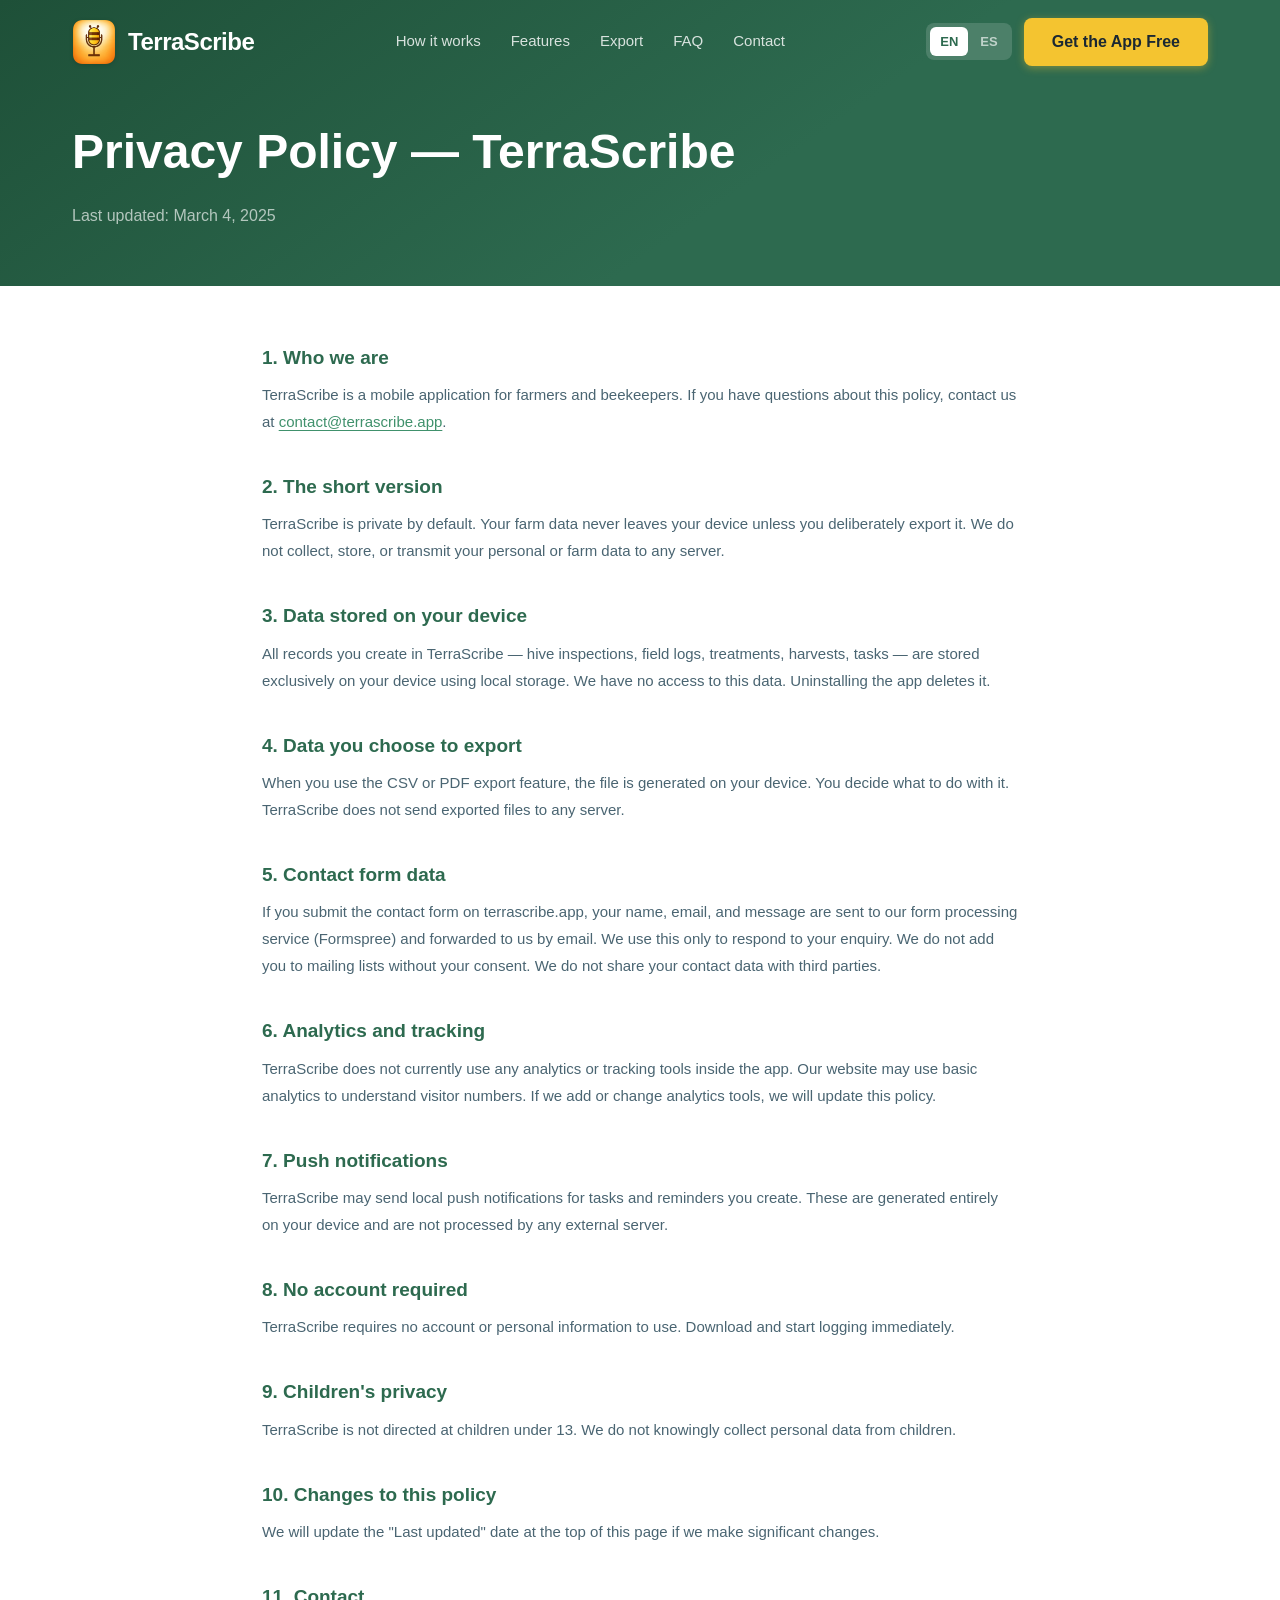
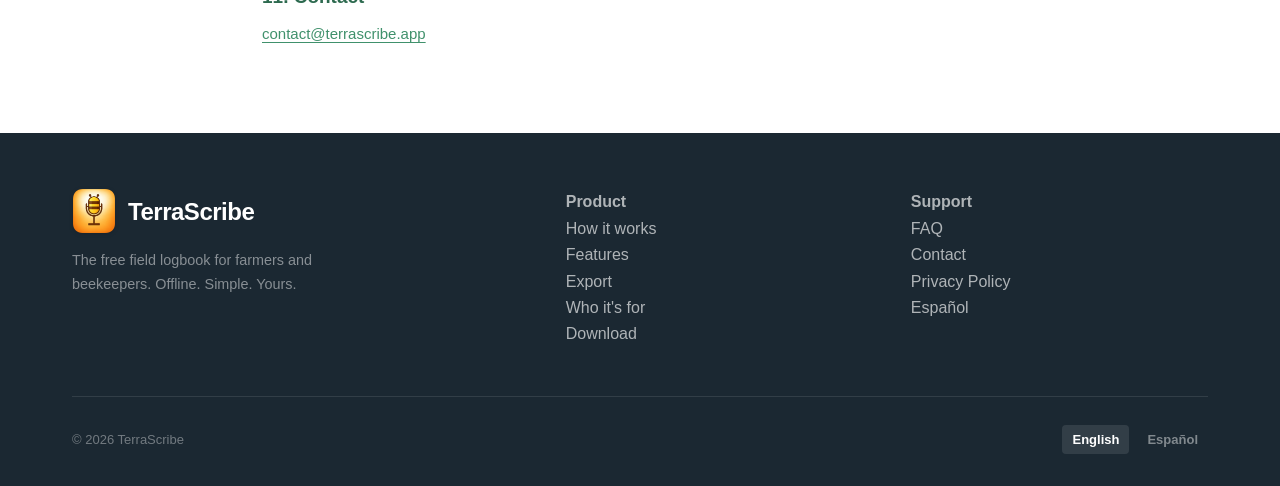
<file: privacy-policy.html>
<!DOCTYPE html>
<html lang="en">
<head>
  <meta charset="UTF-8">
  <meta name="viewport" content="width=device-width, initial-scale=1.0">
  <title>Privacy Policy — TerraScribe</title>
  <meta name="description" content="TerraScribe privacy policy. Your farm data never leaves your device unless you export it.">
  <link rel="canonical" href="https://terrascribe.app/privacy-policy.html">
  <link rel="stylesheet" href="assets/css/style.css">
</head>
<body>

<nav class="nav" id="nav" aria-label="Main navigation">
  <div class="container">
    <div class="nav-inner">
      <a href="./" class="nav-logo" aria-label="TerraScribe home">
        <img class="nav-logo-icon" src="assets/images/terrascribe-logo.png" alt="" width="44" height="44">
        TerraScribe
      </a>
      <ul class="nav-links" role="list">
        <li><a href="index.html#how-it-works">How it works</a></li>
        <li><a href="index.html#features">Features</a></li>
        <li><a href="index.html#export">Export</a></li>
        <li><a href="index.html#faq">FAQ</a></li>
        <li><a href="index.html#contact">Contact</a></li>
      </ul>
      <div class="nav-right">
        <div class="nav-lang" aria-label="Language selector">
          <a href="./" class="active" hreflang="en" aria-current="page">EN</a>
          <a href="es/" hreflang="es">ES</a>
        </div>
        <a href="index.html#download" class="btn btn-sun btn-sm nav-cta-desktop">Get the App Free</a>
      </div>
      <button class="nav-burger" id="navBurger" aria-label="Open menu" aria-expanded="false" aria-controls="navDrawer">
        <span></span><span></span><span></span>
      </button>
    </div>
  </div>
</nav>

<div class="nav-drawer" id="navDrawer" role="dialog" aria-modal="true" aria-label="Mobile navigation">
  <a href="index.html#how-it-works">How it works</a>
  <a href="index.html#features">Features</a>
  <a href="index.html#export">Export</a>
  <a href="index.html#faq">FAQ</a>
  <a href="index.html#contact">Contact</a>
  <a href="index.html#download" class="btn btn-sun mt-md">Get the App Free</a>
  <div class="drawer-lang">
    <a href="./" hreflang="en">EN</a>
    <a href="es/" hreflang="es">ES</a>
  </div>
</div>

<section class="policy-hero">
  <div class="container">
    <h1>Privacy Policy — TerraScribe</h1>
    <p>Last updated: March 4, 2025</p>
  </div>
</section>

<div class="policy-body">
  <div class="container container--sm">

    <h2>1. Who we are</h2>
    <p>TerraScribe is a mobile application for farmers and beekeepers. If you have questions about this policy, contact us at <a href="mailto:contact@terrascribe.app">contact@terrascribe.app</a>.</p>

    <h2>2. The short version</h2>
    <p>TerraScribe is private by default. Your farm data never leaves your device unless you deliberately export it. We do not collect, store, or transmit your personal or farm data to any server.</p>

    <h2>3. Data stored on your device</h2>
    <p>All records you create in TerraScribe — hive inspections, field logs, treatments, harvests, tasks — are stored exclusively on your device using local storage. We have no access to this data. Uninstalling the app deletes it.</p>

    <h2>4. Data you choose to export</h2>
    <p>When you use the CSV or PDF export feature, the file is generated on your device. You decide what to do with it. TerraScribe does not send exported files to any server.</p>

    <h2>5. Contact form data</h2>
    <p>If you submit the contact form on terrascribe.app, your name, email, and message are sent to our form processing service (Formspree) and forwarded to us by email. We use this only to respond to your enquiry. We do not add you to mailing lists without your consent. We do not share your contact data with third parties.</p>

    <h2>6. Analytics and tracking</h2>
    <p>TerraScribe does not currently use any analytics or tracking tools inside the app. Our website may use basic analytics to understand visitor numbers. If we add or change analytics tools, we will update this policy.</p>

    <h2>7. Push notifications</h2>
    <p>TerraScribe may send local push notifications for tasks and reminders you create. These are generated entirely on your device and are not processed by any external server.</p>

    <h2>8. No account required</h2>
    <p>TerraScribe requires no account or personal information to use. Download and start logging immediately.</p>

    <h2>9. Children's privacy</h2>
    <p>TerraScribe is not directed at children under 13. We do not knowingly collect personal data from children.</p>

    <h2>10. Changes to this policy</h2>
    <p>We will update the "Last updated" date at the top of this page if we make significant changes.</p>

    <h2>11. Contact</h2>
    <p><a href="mailto:contact@terrascribe.app">contact@terrascribe.app</a></p>

  </div>
</div>

<footer class="footer" aria-label="Site footer">
  <div class="container">
    <div class="footer-grid">
      <div class="footer-brand">
        <a href="./" class="nav-logo" aria-label="TerraScribe home">
          <img class="nav-logo-icon" src="assets/images/terrascribe-logo.png" alt="" width="44" height="44">
          TerraScribe
        </a>
        <p>The free field logbook for farmers and beekeepers. Offline. Simple. Yours.</p>
      </div>
      <nav aria-label="Product links">
        <h4>Product</h4>
        <ul>
          <li><a href="index.html#how-it-works">How it works</a></li>
          <li><a href="index.html#features">Features</a></li>
          <li><a href="index.html#export">Export</a></li>
          <li><a href="index.html#who">Who it's for</a></li>
          <li><a href="index.html#download">Download</a></li>
        </ul>
      </nav>
      <nav aria-label="Support links">
        <h4>Support</h4>
        <ul>
          <li><a href="index.html#faq">FAQ</a></li>
          <li><a href="index.html#contact">Contact</a></li>
          <li><a href="privacy-policy.html">Privacy Policy</a></li>
          <li><a href="es/">Español</a></li>
        </ul>
      </nav>
    </div>
    <div class="footer-bottom">
      <p>&copy; <span id="year"></span> TerraScribe</p>
      <div class="footer-lang-sw" aria-label="Language switcher">
        <a href="./" class="active" hreflang="en">English</a>
        <a href="es/" hreflang="es">Español</a>
      </div>
    </div>
  </div>
</footer>

<script>
  document.getElementById('year').textContent = new Date().getFullYear();
</script>
<script src="assets/js/main.js"></script>
</body>
</html>
</file>
<file: assets/css/style.css>
/* ============================================================
   TerraScribe — Landing Page Styles
   Mobile-first, zero-dependency, GitHub Pages compatible
   ============================================================ */

/* 1. Design tokens ----------------------------------------- */
:root {
  --green-dark:   #2D6A4F;
  --green-mid:    #40916C;
  --green-light:  #52B788;
  --leaf:         #95D5B2;
  --sky:          #B7E4C7;
  --sun:          #F4C430;
  --wheat:        #E9C46A;
  --bg:           #F8FAF6;
  --surface:      #FFFFFF;
  --text:         #1B2832;
  --text-muted:   #4A6572;
  --text-light:   #7A9BAA;
  --primary-cont: #D8F3DC;
  --border:       #E2EFE6;

  --font: -apple-system, 'Segoe UI', 'Helvetica Neue', Arial, sans-serif;

  --section-py: clamp(4rem, 8vw, 7rem);
  --px:         clamp(1.25rem, 5vw, 2rem);
  --max-w:      1200px;
  --r:          14px;
  --r-sm:       8px;
  --r-lg:       24px;

  --shadow-sm: 0 1px 4px rgba(0,0,0,0.07), 0 1px 2px rgba(0,0,0,0.04);
  --shadow:    0 4px 20px rgba(0,0,0,0.08), 0 2px 6px rgba(0,0,0,0.04);
  --shadow-lg: 0 16px 48px rgba(0,0,0,0.12);
  --shadow-g:  0 8px 28px rgba(45,106,79,0.28);

  --ease:      200ms cubic-bezier(.4,0,.2,1);
  --ease-slow: 450ms cubic-bezier(.4,0,.2,1);
}

/* 2. Reset -------------------------------------------------- */
*, *::before, *::after { box-sizing: border-box; margin: 0; padding: 0; }
html  { scroll-behavior: smooth; -webkit-text-size-adjust: 100%; }
body  {
  font-family: var(--font);
  background: var(--bg);
  color: var(--text);
  line-height: 1.65;
  -webkit-font-smoothing: antialiased;
  overflow-x: hidden;
}
img, video { max-width: 100%; display: block; }
a     { color: inherit; text-decoration: none; }
ul, ol { list-style: none; }
button { cursor: pointer; font-family: inherit; border: none; background: none; }
input, textarea, select { font-family: inherit; }

/* 3. Layout ------------------------------------------------- */
.container {
  max-width: var(--max-w);
  margin: 0 auto;
  padding: 0 var(--px);
}
.container--sm { max-width: 820px; }
.section { padding: var(--section-py) 0; }

/* 4. Typography -------------------------------------------- */
.display {
  font-size: clamp(2.25rem, 5.5vw, 4rem);
  font-weight: 800;
  line-height: 1.08;
  letter-spacing: -0.03em;
}
.heading {
  font-size: clamp(1.625rem, 3.5vw, 2.5rem);
  font-weight: 700;
  line-height: 1.2;
  letter-spacing: -0.02em;
}
.subheading {
  font-size: clamp(1.0625rem, 2vw, 1.25rem);
  font-weight: 500;
  line-height: 1.55;
}
.section-eyebrow {
  display: inline-flex;
  align-items: center;
  gap: .5rem;
  font-size: .8125rem;
  font-weight: 700;
  letter-spacing: .1em;
  text-transform: uppercase;
  color: var(--green-mid);
  margin-bottom: .875rem;
}
.section-eyebrow::before {
  content: '';
  display: block;
  width: 22px; height: 2px;
  background: var(--green-mid);
  border-radius: 2px;
}
.section-eyebrow--light { color: var(--leaf); }
.section-eyebrow--light::before { background: var(--leaf); }

/* 5. Buttons ----------------------------------------------- */
.btn {
  display: inline-flex;
  align-items: center;
  justify-content: center;
  gap: .5rem;
  padding: .875rem 1.75rem;
  border-radius: var(--r-sm);
  font-size: 1rem;
  font-weight: 600;
  line-height: 1;
  transition: var(--ease);
  white-space: nowrap;
  min-height: 48px;
  cursor: pointer;
}
.btn-sun {
  background: var(--sun);
  color: var(--text);
  box-shadow: 0 2px 8px rgba(244,196,48,.4);
}
.btn-sun:hover {
  background: #f0bb20;
  transform: translateY(-2px);
  box-shadow: 0 6px 20px rgba(244,196,48,.45);
}
.btn-white-outline {
  background: transparent;
  color: #fff;
  border: 2px solid rgba(255,255,255,.45);
}
.btn-white-outline:hover {
  background: rgba(255,255,255,.1);
  border-color: rgba(255,255,255,.8);
}
.btn-green {
  background: var(--green-dark);
  color: #fff;
  box-shadow: var(--shadow-g);
}
.btn-green:hover {
  background: var(--green-mid);
  transform: translateY(-2px);
}
.btn-lg { padding: 1.0625rem 2.25rem; font-size: 1.0625rem; min-height: 56px; }

/* App store badge buttons */
.store-btn {
  display: inline-flex;
  align-items: center;
  gap: .75rem;
  padding: .75rem 1.5rem;
  border-radius: var(--r-sm);
  min-height: 56px;
  min-width: 176px;
  font-weight: 600;
  transition: var(--ease);
  line-height: 1.2;
}
.store-btn svg { width: 22px; height: 22px; flex-shrink: 0; }
.store-btn-inner { display: flex; flex-direction: column; align-items: flex-start; }
.store-btn-pre  { font-size: .65rem; letter-spacing: .06em; text-transform: uppercase; opacity: .8; }
.store-btn-name { font-size: 1.05rem; font-weight: 700; margin-top: .1rem; }
.store-btn-ios  { background: #000; color: #fff; }
.store-btn-ios:hover  { background: #1a1a1a; transform: translateY(-2px); box-shadow: 0 8px 24px rgba(0,0,0,.3); }
.store-btn-gplay { background: #fff; color: var(--text); border: 1.5px solid var(--border); }
.store-btn-gplay:hover { background: var(--bg); transform: translateY(-2px); box-shadow: var(--shadow); }

/* 6. Navigation -------------------------------------------- */
.nav {
  position: fixed; top: 0; left: 0; right: 0; z-index: 100;
  padding: 1.1rem 0;
  transition: var(--ease-slow);
}
.nav.scrolled {
  background: rgba(248,250,246,.93);
  backdrop-filter: blur(14px);
  -webkit-backdrop-filter: blur(14px);
  border-bottom: 1px solid var(--border);
  padding: .65rem 0;
  box-shadow: var(--shadow-sm);
}
.nav-inner {
  display: flex; align-items: center; justify-content: space-between; gap: 1.5rem;
}
.nav-logo {
  display: flex; align-items: center; gap: .75rem;
  font-weight: 800; font-size: 1.5rem; color: #fff; text-decoration: none;
  transition: var(--ease);
  letter-spacing: -0.02em;
}
.nav.scrolled .nav-logo { color: var(--text); }
.nav-logo:hover { opacity: 0.95; }
.nav-logo-icon {
  width: 44px; height: 44px; flex-shrink: 0; object-fit: contain;
  filter: drop-shadow(0 1px 2px rgba(0,0,0,.15));
}
.nav.scrolled .nav-logo-icon { filter: none; }
.nav-links {
  display: flex; align-items: center; gap: .125rem;
}
.nav-links a {
  padding: .5rem .875rem; border-radius: var(--r-sm);
  font-size: .9375rem; font-weight: 500;
  color: rgba(255,255,255,.82); transition: var(--ease);
}
.nav.scrolled .nav-links a { color: var(--text-muted); }
.nav-links a:hover { color: #fff; background: rgba(255,255,255,.15); }
.nav.scrolled .nav-links a:hover { color: var(--text); background: var(--primary-cont); }
.nav-right { display: flex; align-items: center; gap: .75rem; }
.nav-lang {
  display: flex; align-items: center; gap: .125rem;
  background: rgba(255,255,255,.15); border-radius: var(--r-sm); padding: .25rem;
  transition: var(--ease);
}
.nav.scrolled .nav-lang { background: var(--primary-cont); }
.nav-lang a {
  padding: .25rem .625rem; border-radius: 6px;
  font-size: .8125rem; font-weight: 700;
  color: rgba(255,255,255,.65); transition: var(--ease);
}
.nav.scrolled .nav-lang a { color: var(--green-mid); }
.nav-lang a.active { background: #fff; color: var(--green-dark); }
.nav.scrolled .nav-lang a.active { background: var(--green-dark); color: #fff; }
.nav-cta-desktop {}

/* Hamburger */
.nav-burger {
  display: none; flex-direction: column; gap: 5px;
  padding: 8px; border-radius: 8px; cursor: pointer;
}
.nav-burger span {
  display: block; width: 22px; height: 2px;
  background: #fff; border-radius: 2px; transition: var(--ease);
}
.nav.scrolled .nav-burger span { background: var(--text); }
.nav-burger.open span:nth-child(1) { transform: translateY(7px) rotate(45deg); }
.nav-burger.open span:nth-child(2) { opacity: 0; transform: scaleX(0); }
.nav-burger.open span:nth-child(3) { transform: translateY(-7px) rotate(-45deg); }

/* Mobile drawer */
.nav-drawer {
  display: none;
  position: fixed; inset: 0; z-index: 99;
  background: var(--green-dark);
  flex-direction: column; align-items: center; justify-content: center; gap: .5rem;
  opacity: 0; pointer-events: none; transition: opacity var(--ease-slow);
}
.nav-drawer.open { opacity: 1; pointer-events: auto; }
.nav-drawer a {
  font-size: 1.625rem; font-weight: 700; color: #fff;
  padding: .875rem 2rem; border-radius: var(--r);
  transition: var(--ease); text-align: center;
}
.nav-drawer a:hover { background: rgba(255,255,255,.1); }
.nav-drawer .drawer-lang {
  display: flex; gap: .5rem; margin-top: 1.5rem;
}
.nav-drawer .drawer-lang a { font-size: 1rem; }

/* 7. Hero --------------------------------------------------- */
.hero {
  min-height: 100dvh;
  background: linear-gradient(145deg, #1e5038 0%, var(--green-dark) 35%, var(--green-mid) 75%, #52B788 100%);
  position: relative; overflow: hidden;
  display: flex; flex-direction: column; justify-content: center;
  padding: calc(80px + var(--section-py)) var(--px) var(--section-py);
}
.hero-noise {
  position: absolute; inset: 0; pointer-events: none;
  background-image: url("data:image/svg+xml,%3Csvg viewBox='0 0 256 256' xmlns='http://www.w3.org/2000/svg'%3E%3Cfilter id='n'%3E%3CfeTurbulence type='fractalNoise' baseFrequency='0.9' numOctaves='4' stitchTiles='stitch'/%3E%3C/filter%3E%3Crect width='100%25' height='100%25' filter='url(%23n)' opacity='0.04'/%3E%3C/svg%3E");
  opacity: .4;
}
.hero-wave {
  position: absolute; bottom: -2px; left: 0; right: 0;
  line-height: 0;
}
.hero-wave svg { width: 100%; }
.hero-content {
  position: relative; z-index: 1;
  max-width: 760px;
}
.hero-badge {
  display: inline-flex; align-items: center; gap: .5rem;
  background: rgba(255,255,255,.15); border: 1px solid rgba(255,255,255,.25);
  color: #fff; padding: .375rem .875rem .375rem .5rem;
  border-radius: 100px; font-size: .8125rem; font-weight: 600;
  margin-bottom: 1.75rem; letter-spacing: .02em;
}
.badge-dot {
  width: 8px; height: 8px; background: var(--sun);
  border-radius: 50%; animation: blink 2.2s infinite;
}
@keyframes blink {
  0%,100% { transform: scale(1); opacity: 1; }
  50%      { transform: scale(1.5); opacity: .6; }
}
.hero h1 { color: #fff; margin-bottom: 1.375rem; }
.hero h1 em { font-style: normal; color: var(--sun); }
.hero-sub {
  color: rgba(255,255,255,.8); max-width: 580px;
  font-size: clamp(1rem, 2vw, 1.25rem); line-height: 1.65;
  margin-bottom: 2rem;
}

/* Hero mic: listening animation */
.hero-mic {
  display: flex; justify-content: center; margin: 2rem 0 1.5rem;
}
.hero-mic-inner {
  position: relative; display: flex; align-items: center; justify-content: center;
}
.hero-mic-icon {
  width: clamp(160px, 32vw, 260px); height: clamp(160px, 32vw, 260px);
  object-fit: contain; position: relative; z-index: 1;
  animation: mic-pulse 2s ease-in-out infinite;
}
@media (prefers-reduced-motion: reduce) {
  .hero-mic-icon { animation: none; }
}
@keyframes mic-pulse {
  0%, 100% { transform: scale(1); filter: drop-shadow(0 0 12px rgba(255,255,255,.3)); }
  50%      { transform: scale(1.05); filter: drop-shadow(0 0 24px rgba(255,255,255,.5)); }
}
.hero-mic-rings {
  position: absolute; inset: -20px; border-radius: 50%;
  border: 2px solid rgba(255,255,255,.2);
  animation: mic-rings 2.5s ease-out infinite;
  pointer-events: none;
}
.hero-mic-rings::before,
.hero-mic-rings::after {
  content: ''; position: absolute; inset: -15px; border-radius: 50%;
  border: 2px solid rgba(255,255,255,.15);
  animation: mic-rings 2.5s ease-out infinite;
  animation-delay: 0.3s;
}
.hero-mic-rings::after {
  inset: -30px; animation-delay: 0.6s; border-color: rgba(255,255,255,.1);
}
@media (prefers-reduced-motion: reduce) {
  .hero-mic-rings, .hero-mic-rings::before, .hero-mic-rings::after { animation: none; opacity: 0.5; }
}
@keyframes mic-rings {
  0%   { transform: scale(0.6); opacity: 0; }
  50%  { opacity: 0.8; }
  100% { transform: scale(1.2); opacity: 0; }
}

/* Hero transcription: live capture demo */
.hero-transcription {
  background: rgba(255,255,255,.08); border: 1px solid rgba(255,255,255,.2);
  border-radius: var(--r); padding: 1rem 1.5rem; margin-bottom: 2rem;
  max-width: 520px; margin-left: auto; margin-right: auto;
  min-height: 3.5rem; display: flex; flex-direction: column; justify-content: center;
}
.hero-transcription-label {
  font-size: .75rem; font-weight: 600; text-transform: uppercase; letter-spacing: .08em;
  color: rgba(255,255,255,.6); margin-bottom: .375rem;
}
.hero-transcription-line {
  font-size: clamp(1rem, 1.5vw, 1.25rem); color: #fff; line-height: 1.5;
  min-height: 1.5em;
}
.hero-transcription-line .cursor {
  display: inline-block; width: 2px; height: 1em; background: var(--sun);
  margin-left: 2px; animation: cursor-blink 1s step-end infinite;
  vertical-align: text-bottom;
}
@media (prefers-reduced-motion: reduce) {
  .hero-transcription-line .cursor { animation: none; opacity: 0.8; }
}
@keyframes cursor-blink {
  0%, 50% { opacity: 1; }
  51%, 100% { opacity: 0; }
}

/* Hero actions: download + CTA — organized layout */
.hero-actions {
  display: flex; flex-direction: column; align-items: center; gap: 1.25rem;
  margin-top: 0.5rem;
}
.hero-download-row {
  display: flex; flex-wrap: wrap; align-items: center; justify-content: center;
  gap: .75rem 1rem;
}
.hero-download-row .store-btn { margin: 0; }
.hero-cta-row {
  display: flex; align-items: center; gap: .75rem;
}
.hero-note {
  margin-top: 1.5rem; padding-top: 1.25rem;
  border-top: 1px solid rgba(255,255,255,.12);
  color: rgba(255,255,255,.55); font-size: .8125rem;
  display: flex; flex-wrap: wrap; justify-content: center; gap: .5rem 1rem;
}
.hero-note a { color: rgba(255,255,255,.72); text-decoration: underline; text-underline-offset: 3px; }
.hero-note a:hover { color: #fff; }

/* 8. Trust bar --------------------------------------------- */
.trust-bar {
  background: var(--surface);
  border-bottom: 1px solid var(--border);
  padding: 1rem 0;
}
.trust-items {
  display: flex; flex-wrap: wrap; gap: .5rem 2rem;
  align-items: center; justify-content: center;
}
.trust-item {
  display: flex; align-items: center; gap: .5rem;
  font-size: .875rem; font-weight: 600; color: var(--text-muted); white-space: nowrap;
}
.trust-item svg { width: 17px; height: 17px; color: var(--green-mid); flex-shrink: 0; }

/* 9. Section header helper --------------------------------- */
.section-hd { margin-bottom: clamp(2.5rem, 5vw, 4rem); }
.section-hd p { margin-top: .875rem; color: var(--text-muted); max-width: 540px; }
.section-hd.center { text-align: center; }
.section-hd.center p { margin-left: auto; margin-right: auto; }

/* 10. How it works ----------------------------------------- */
.steps-grid {
  display: grid;
  grid-template-columns: repeat(auto-fit, minmax(260px, 1fr));
  gap: 1.75rem;
  position: relative;
}
.steps-grid::before {
  content: '';
  position: absolute; top: 44px; left: 14%; right: 14%; height: 2px;
  background: linear-gradient(90deg, var(--green-light), var(--leaf));
  opacity: .35;
}
.step-card {
  background: var(--surface); border-radius: var(--r);
  padding: 2rem; border: 1px solid var(--border); box-shadow: var(--shadow-sm);
  transition: transform var(--ease-slow), box-shadow var(--ease-slow);
}
.step-card:hover { transform: translateY(-5px); box-shadow: var(--shadow); }
.step-num {
  width: 52px; height: 52px; border-radius: 50%;
  background: linear-gradient(135deg, var(--green-dark), var(--green-mid));
  color: #fff; font-size: 1.25rem; font-weight: 800;
  display: flex; align-items: center; justify-content: center;
  margin-bottom: 1.375rem; box-shadow: var(--shadow-g);
}
.step-card h3 { font-size: 1.125rem; font-weight: 700; margin-bottom: .5rem; }
.step-card p  { font-size: .9375rem; color: var(--text-muted); line-height: 1.65; }

/* 11. Features --------------------------------------------- */
.features-section { background: var(--surface); }
.features-grid {
  display: grid;
  grid-template-columns: repeat(auto-fit, minmax(300px, 1fr));
  gap: 1.375rem;
}
.feature-card {
  background: var(--bg); border-radius: var(--r);
  padding: 1.875rem; border: 1px solid var(--border);
  transition: transform var(--ease-slow), box-shadow var(--ease-slow), background var(--ease);
  position: relative; overflow: hidden;
}
.feature-card::after {
  content: ''; position: absolute; top: 0; left: 0; right: 0; height: 3px;
  background: linear-gradient(90deg, var(--green-dark), var(--leaf));
  opacity: 0; transition: opacity var(--ease);
}
.feature-card:hover { transform: translateY(-4px); box-shadow: var(--shadow); background: var(--surface); }
.feature-card:hover::after { opacity: 1; }
.feature-icon {
  width: 50px; height: 50px; border-radius: 13px;
  background: var(--primary-cont);
  display: flex; align-items: center; justify-content: center;
  margin-bottom: 1.25rem;
}
.feature-icon svg { width: 24px; height: 24px; color: var(--green-dark); }
.feature-card h3 { font-size: 1.0625rem; font-weight: 700; margin-bottom: .5rem; }
.feature-card p  { font-size: .9375rem; color: var(--text-muted); line-height: 1.65; }

/* 12. Who it's for ----------------------------------------- */
.profiles-section {
  background: linear-gradient(180deg, var(--bg) 0%, var(--primary-cont) 100%);
}
.profiles-grid {
  display: grid;
  grid-template-columns: repeat(auto-fit, minmax(240px, 1fr));
  gap: 1.375rem;
}
.profile-card {
  background: var(--surface); border-radius: var(--r);
  padding: 2rem; text-align: center;
  border: 1px solid var(--border); box-shadow: var(--shadow-sm);
  transition: transform var(--ease-slow), box-shadow var(--ease-slow);
}
.profile-card:hover { transform: translateY(-5px); box-shadow: var(--shadow); }
.profile-emoji { font-size: 3rem; display: block; margin-bottom: 1rem; }
.profile-card h3 { font-size: 1.125rem; font-weight: 700; margin-bottom: .375rem; }
.profile-role  { font-size: .875rem; color: var(--green-mid); font-weight: 600; margin-bottom: .75rem; }
.profile-card p { font-size: .9rem; color: var(--text-muted); line-height: 1.6; }

/* 13. Compliance callout ----------------------------------- */
.compliance-section {
  background: var(--green-dark); color: #fff;
  position: relative; overflow: hidden;
}
.compliance-glow-1 {
  position: absolute; top: -120px; right: -120px; width: 550px; height: 550px;
  background: radial-gradient(circle, rgba(82,183,136,.18) 0%, transparent 65%);
  pointer-events: none;
}
.compliance-glow-2 {
  position: absolute; bottom: -100px; left: -100px; width: 450px; height: 450px;
  background: radial-gradient(circle, rgba(244,196,48,.1) 0%, transparent 65%);
  pointer-events: none;
}
.compliance-grid {
  display: grid; grid-template-columns: 1fr 1fr; gap: 4.5rem; align-items: start;
  position: relative; z-index: 1;
}
.compliance-section .heading { color: #fff; }
.compliance-sub { color: rgba(255,255,255,.72); margin-top: .875rem; line-height: 1.7; }
.compliance-items { display: flex; flex-direction: column; gap: .875rem; margin-top: 2rem; }
.ci {
  display: flex; align-items: flex-start; gap: .875rem;
  padding: .875rem 1.125rem;
  background: rgba(255,255,255,.07); border: 1px solid rgba(255,255,255,.1);
  border-radius: var(--r-sm); transition: background var(--ease);
}
.ci:hover { background: rgba(255,255,255,.12); }
.ci svg  { width: 20px; height: 20px; color: var(--sun); flex-shrink: 0; margin-top: 2px; }
.ci strong { display: block; font-size: .9375rem; font-weight: 600; color: #fff; margin-bottom: .1rem; }
.ci span   { font-size: .875rem; color: rgba(255,255,255,.58); }
.compliance-tags { display: flex; flex-wrap: wrap; gap: .625rem; margin-top: 1.75rem; }
.ctag {
  background: rgba(255,255,255,.1); border: 1px solid rgba(255,255,255,.2);
  color: rgba(255,255,255,.8); font-size: .8125rem; font-weight: 600;
  padding: .3125rem .875rem; border-radius: 100px;
}

/* Stats on compliance right column */
.compliance-stats { display: flex; flex-direction: column; gap: 1.125rem; }
.cstat {
  background: rgba(255,255,255,.08); border: 1px solid rgba(255,255,255,.12);
  border-radius: var(--r); padding: 1.625rem;
}
.cstat-val  { font-size: 2.625rem; font-weight: 800; color: var(--sun); line-height: 1; margin-bottom: .375rem; }
.cstat-lbl  { font-size: .875rem; color: rgba(255,255,255,.6); line-height: 1.5; }
.cstat-row  { display: grid; grid-template-columns: 1fr 1fr; gap: 1rem; }

/* 14. Screenshots carousel --------------------------------- */
.screenshots-section {
  background: var(--bg);
  overflow: hidden;
  padding-bottom: 0;
}

.carousel-outer {
  position: relative;
  margin-top: 3.5rem;
  padding-bottom: 4rem;
}

/* The scrollable track — hidden overflow, flex row */
.carousel {
  display: flex;
  align-items: center;
  gap: 2rem;
  overflow-x: auto;
  scroll-snap-type: x mandatory;
  scrollbar-width: none;
  -webkit-overflow-scrolling: touch;
  padding: 2.5rem calc(50% - 150px) 3rem;
  /* Centre the first item on load */
  scroll-padding-inline: 50%;
}
.carousel::-webkit-scrollbar { display: none; }

/* Each slide item */
.c-item {
  scroll-snap-align: center;
  flex-shrink: 0;
  display: flex;
  flex-direction: column;
  align-items: center;
  cursor: pointer;
  /* Default: neighbour state */
  transform: scale(0.78) translateY(12px);
  opacity: 0.42;
  transition: transform 0.45s cubic-bezier(.4,0,.2,1),
              opacity  0.45s cubic-bezier(.4,0,.2,1);
}

/* Active slide */
.c-item.active {
  transform: scale(1) translateY(0);
  opacity: 1;
}

/* Phone shell */
.phone {
  background: #111;
  border-radius: 44px;
  padding: 14px 11px 18px;
  width: 268px;
  box-shadow:
    0 0 0 1px rgba(255,255,255,0.06),
    0 24px 64px rgba(0,0,0,0.32),
    0 8px 24px rgba(0,0,0,0.18);
  position: relative;
}

/* Notch / dynamic island pill */
.phone::before {
  content: '';
  position: absolute;
  top: 14px; left: 50%;
  transform: translateX(-50%);
  width: 72px; height: 8px;
  background: #000;
  border-radius: 8px;
  z-index: 2;
}

/* Side button detail */
.phone::after {
  content: '';
  position: absolute;
  top: 90px; right: -3px;
  width: 3px; height: 52px;
  background: #333;
  border-radius: 2px;
}

/* Screen area */
.phone-inner {
  border-radius: 32px;
  overflow: hidden;
  background: var(--bg);
  aspect-ratio: 9 / 19.5;
  display: flex;
  align-items: stretch;
}
.phone-inner img {
  width: 100%; height: 100%;
  object-fit: cover;
  display: block;
}

/* Placeholder screen — richer layout */
.screen-ph {
  display: flex;
  flex-direction: column;
  width: 100%;
  height: 100%;
  background: linear-gradient(160deg, #d8f3dc 0%, #b7e4c7 100%);
  overflow: hidden;
}

/* Fake status bar */
.screen-ph-bar {
  display: flex;
  justify-content: space-between;
  align-items: center;
  padding: 10px 14px 6px;
  font-size: 10px;
  font-weight: 700;
  color: var(--green-dark);
  opacity: 0.6;
}

/* Fake screen header */
.screen-ph-header {
  padding: 0 14px 10px;
  border-bottom: 1px solid rgba(45,106,79,0.12);
}
.screen-ph-header .ph-title {
  font-size: 13px;
  font-weight: 800;
  color: var(--green-dark);
  display: block;
  margin-bottom: 2px;
}
.screen-ph-header .ph-sub {
  font-size: 10px;
  color: var(--green-mid);
  font-weight: 600;
}

/* Icon row */
.screen-ph-icon {
  display: flex;
  align-items: center;
  justify-content: center;
  padding: 18px 14px 10px;
}
.screen-ph-icon .ph-emoji {
  font-size: 2.75rem;
  filter: drop-shadow(0 4px 8px rgba(0,0,0,0.12));
}

/* Fake data rows */
.screen-ph-rows {
  display: flex;
  flex-direction: column;
  gap: 6px;
  padding: 0 12px;
  flex: 1;
}
.screen-ph-row {
  background: rgba(255,255,255,0.6);
  border-radius: 8px;
  padding: 8px 10px;
  display: flex;
  align-items: center;
  gap: 8px;
}
.screen-ph-row-dot {
  width: 8px; height: 8px;
  border-radius: 50%;
  background: var(--green-mid);
  flex-shrink: 0;
}
.screen-ph-row-line {
  height: 8px;
  border-radius: 4px;
  background: rgba(45,106,79,0.18);
  flex: 1;
}
.screen-ph-row-line.short { flex: 0 0 45%; }

/* Fake action button at bottom */
.screen-ph-btn {
  margin: 10px 12px 14px;
  background: var(--green-dark);
  border-radius: 10px;
  height: 36px;
  display: flex;
  align-items: center;
  justify-content: center;
  font-size: 11px;
  font-weight: 700;
  color: #fff;
  letter-spacing: 0.04em;
}

/* Slide label below phone */
.c-label {
  margin-top: 1.25rem;
  font-size: 0.9rem;
  font-weight: 700;
  color: var(--text-muted);
  transition: color 0.3s ease;
  text-align: center;
}
.c-item.active .c-label {
  color: var(--green-dark);
}

/* Feature description under label — only shown on active */
.c-desc {
  margin-top: 0.375rem;
  font-size: 0.8125rem;
  color: var(--text-light);
  text-align: center;
  max-width: 240px;
  line-height: 1.5;
  opacity: 0;
  transform: translateY(6px);
  transition: opacity 0.35s ease 0.1s, transform 0.35s ease 0.1s;
}
.c-item.active .c-desc {
  opacity: 1;
  transform: none;
}

/* Controls */
.carousel-controls {
  display: flex;
  align-items: center;
  justify-content: center;
  gap: 1.25rem;
  margin-top: 0.5rem;
}
.c-btn {
  width: 48px; height: 48px;
  border-radius: 50%;
  background: var(--surface);
  border: 1.5px solid var(--border);
  display: flex;
  align-items: center;
  justify-content: center;
  cursor: pointer;
  transition: all 0.2s ease;
  color: var(--text);
  box-shadow: var(--shadow-sm);
}
.c-btn:hover {
  background: var(--green-dark);
  color: #fff;
  border-color: var(--green-dark);
  box-shadow: var(--shadow-g);
  transform: scale(1.08);
}
.c-btn svg { width: 18px; height: 18px; }

.c-dots { display: flex; gap: 0.5rem; align-items: center; }
.c-dot {
  width: 7px; height: 7px;
  border-radius: 50%;
  background: var(--border);
  cursor: pointer;
  transition: all 0.3s ease;
  border: none;
}
.c-dot:hover { background: var(--leaf); }
.c-dot.active {
  background: var(--green-dark);
  width: 28px;
  border-radius: 4px;
}

/* Responsive */
@media (max-width: 768px) {
  .phone { width: 220px; border-radius: 36px; }
  .phone-inner { border-radius: 26px; }
  .c-item { transform: scale(0.82) translateY(8px); }
  .c-item.active { transform: scale(1) translateY(0); }
}
@media (max-width: 480px) {
  .phone { width: 200px; }
  .carousel { gap: 1.25rem; }
}

/* 15. FAQ -------------------------------------------------- */
.faq-section { background: var(--surface); }
.faq-list   { display: flex; flex-direction: column; gap: .75rem; }
.faq-item   {
  border: 1.5px solid var(--border); border-radius: var(--r);
  overflow: hidden; background: var(--bg); transition: border-color var(--ease);
}
.faq-item:hover { border-color: var(--leaf); }
.faq-item.open  { border-color: var(--green-light); background: var(--surface); }
.faq-q {
  width: 100%; text-align: left;
  padding: 1.25rem 1.5rem;
  font-size: 1rem; font-weight: 600; color: var(--text);
  display: flex; align-items: center; justify-content: space-between; gap: 1rem;
  background: none; border: none; cursor: pointer; line-height: 1.4; transition: color var(--ease);
}
.faq-q:hover { color: var(--green-dark); }
.faq-item.open .faq-q { color: var(--green-dark); }
.faq-chevron {
  width: 20px; height: 20px; flex-shrink: 0; color: var(--green-mid);
  transition: transform var(--ease);
}
.faq-item.open .faq-chevron { transform: rotate(180deg); }
.faq-a {
  display: none; padding: 0 1.5rem 1.25rem;
  font-size: .9375rem; color: var(--text-muted); line-height: 1.75;
}
.faq-item.open .faq-a { display: block; }

/* 16. Download CTA ----------------------------------------- */
.download-section {
  background: linear-gradient(140deg, #1e5038 0%, var(--green-dark) 40%, var(--green-mid) 100%);
  text-align: center; position: relative; overflow: hidden;
}
.download-section .heading { color: #fff; }
.download-section .subheading { color: rgba(255,255,255,.75); margin-top: 1rem; }
.download-btns {
  display: flex; flex-wrap: wrap; gap: 1rem; justify-content: center; margin-top: 2.75rem;
}
.download-note { margin-top: 1.5rem; font-size: .875rem; color: rgba(255,255,255,.45); }

/* 17. Contact ---------------------------------------------- */
.contact-section { background: var(--bg); }
.contact-grid {
  display: grid; grid-template-columns: 1fr 1.3fr; gap: 4.5rem; align-items: start;
}
.contact-info h2 { margin-bottom: 1rem; }
.contact-info > p { color: var(--text-muted); line-height: 1.75; }
.contact-meta { display: flex; flex-direction: column; gap: .875rem; margin-top: 2rem; }
.contact-meta-item {
  display: flex; align-items: center; gap: .75rem;
  font-size: .9375rem; color: var(--text-muted);
}
.contact-meta-item svg { width: 20px; height: 20px; color: var(--green-mid); flex-shrink: 0; }
.contact-form-card {
  background: var(--surface); border-radius: var(--r-lg);
  padding: 2.5rem; box-shadow: var(--shadow-lg); border: 1px solid var(--border);
}
.form-row   { display: grid; grid-template-columns: 1fr 1fr; gap: 1rem; }
.form-group { margin-bottom: 1.125rem; }
.form-group label {
  display: block; font-size: .875rem; font-weight: 600;
  margin-bottom: .4375rem; color: var(--text);
}
.form-group input,
.form-group select,
.form-group textarea {
  width: 100%; padding: .75rem 1rem; outline: none;
  border: 1.5px solid var(--border); border-radius: var(--r-sm);
  font-size: .9375rem; color: var(--text); background: var(--bg);
  transition: border-color var(--ease), box-shadow var(--ease); appearance: none;
}
.form-group input:focus,
.form-group select:focus,
.form-group textarea:focus {
  border-color: var(--green-light); background: var(--surface);
  box-shadow: 0 0 0 3px rgba(82,183,136,.14);
}
.form-group textarea { resize: vertical; min-height: 110px; }
.form-submit {
  width: 100%; padding: 1rem; border: none; border-radius: var(--r-sm);
  background: var(--green-dark); color: #fff; font-size: 1rem; font-weight: 700;
  cursor: pointer; min-height: 52px; transition: var(--ease);
}
.form-submit:hover { background: var(--green-mid); transform: translateY(-1px); box-shadow: var(--shadow-g); }
.form-note { margin-top: .75rem; font-size: .8125rem; color: var(--text-light); text-align: center; }

/* 18. Footer ----------------------------------------------- */
.footer { background: var(--text); color: rgba(255,255,255,.65); padding: 3.5rem 0 2rem; }
.footer-grid {
  display: grid; grid-template-columns: 1.5fr 1fr 1fr; gap: 3rem; margin-bottom: 3rem;
}
.footer-brand .nav-logo { color: #fff; margin-bottom: 1rem; display: inline-flex; }
.footer-brand p { font-size: .9rem; color: rgba(255,255,255,.48); max-width: 280px; line-height: 1.65; }
.footer-col h4 {
  color: rgba(255,255,255,.85); font-size: .8125rem; font-weight: 700;
  letter-spacing: .08em; text-transform: uppercase; margin-bottom: 1.125rem;
}
.footer-col ul { display: flex; flex-direction: column; gap: .625rem; }
.footer-col a { font-size: .9rem; color: rgba(255,255,255,.5); transition: color var(--ease); }
.footer-col a:hover { color: #fff; }
.footer-bottom {
  border-top: 1px solid rgba(255,255,255,.1); padding-top: 1.75rem;
  display: flex; align-items: center; justify-content: space-between; flex-wrap: wrap; gap: 1rem;
}
.footer-bottom p { font-size: .8125rem; color: rgba(255,255,255,.38); }
.footer-lang-sw { display: flex; gap: .5rem; }
.footer-lang-sw a {
  font-size: .8125rem; font-weight: 600; color: rgba(255,255,255,.45);
  padding: .25rem .625rem; border-radius: 4px; transition: var(--ease);
}
.footer-lang-sw a:hover,
.footer-lang-sw a.active { color: #fff; background: rgba(255,255,255,.1); }

/* 19. Scroll animations ------------------------------------ */
.fade-up {
  opacity: 0; transform: translateY(28px);
  transition: opacity .65s ease, transform .65s ease;
}
.fade-up.visible { opacity: 1; transform: none; }
.fade-in { opacity: 0; transition: opacity .65s ease; }
.fade-in.visible { opacity: 1; }

/* Stagger children — JS adds .visible individually with delay */
.stagger > * { opacity: 0; transform: translateY(22px); transition: opacity .55s ease, transform .55s ease; }
.stagger > *.visible { opacity: 1; transform: none; }

/* 20. Responsive ------------------------------------------- */
@media (max-width: 960px) {
  .compliance-grid { grid-template-columns: 1fr; gap: 2.5rem; }
  .contact-grid    { grid-template-columns: 1fr; gap: 2.5rem; }
  .footer-grid     { grid-template-columns: 1fr 1fr; }
  .footer-brand    { grid-column: 1 / -1; }
  .steps-grid::before { display: none; }
}
@media (max-width: 768px) {
  .nav-links, .nav-cta-desktop { display: none; }
  .nav-burger { display: flex; }
  .nav-drawer { display: flex; }
  .hero-deco  { display: none; }
}
@media (max-width: 540px) {
  .profiles-grid   { grid-template-columns: 1fr 1fr; }
  .hero-actions    { align-items: stretch; }
  .hero-download-row { flex-direction: column; }
  .store-btn       { width: 100%; }
  .footer-grid     { grid-template-columns: 1fr; }
  .footer-bottom   { flex-direction: column; text-align: center; }
  .download-btns   { flex-direction: column; align-items: center; }
  .form-row        { grid-template-columns: 1fr; }
  .cstat-row       { grid-template-columns: 1fr; }
}
@media (max-width: 360px) {
  .profiles-grid { grid-template-columns: 1fr; }
}

/* Utility -------------------------------------------------- */
.mt-xs { margin-top: .5rem; }
.mt-sm { margin-top: 1rem; }
.mt-md { margin-top: 1.75rem; }
.mt-lg { margin-top: 2.5rem; }
.text-center { text-align: center; }
.sr-only {
  position: absolute; width: 1px; height: 1px;
  padding: 0; margin: -1px; overflow: hidden;
  clip: rect(0,0,0,0); border: 0;
}

/* ── Export section (English) ─────────────────────────── */
.export-section {
  background: var(--green-dark);
  color: #fff;
  position: relative;
  overflow: hidden;
}
.export-grid {
  display: grid;
  grid-template-columns: 1fr 1fr;
  gap: 4.5rem;
  align-items: start;
  position: relative;
  z-index: 1;
}
.export-sub {
  color: rgba(255,255,255,.72);
  margin-top: .875rem;
  line-height: 1.7;
}
.export-items {
  list-style: none;
  display: flex;
  flex-direction: column;
  gap: .875rem;
  margin-top: 2rem;
}
.export-items li {
  font-size: .9375rem;
  color: rgba(255,255,255,.82);
  line-height: 1.6;
  padding: .875rem 1.125rem;
  background: rgba(255,255,255,.07);
  border: 1px solid rgba(255,255,255,.1);
  border-radius: 8px;
  transition: background var(--ease);
}
.export-items li:hover { background: rgba(255,255,255,.12); }
.export-items strong { color: #fff; }
.export-stats { display: flex; flex-direction: column; gap: 1.125rem; }
.estat {
  background: rgba(255,255,255,.08);
  border: 1px solid rgba(255,255,255,.12);
  border-radius: var(--r);
  padding: 1.625rem;
}
.estat-val {
  font-size: 2.625rem;
  font-weight: 800;
  color: var(--sun);
  line-height: 1;
  margin-bottom: .375rem;
}
.estat-lbl {
  font-size: .875rem;
  color: rgba(255,255,255,.6);
  line-height: 1.5;
}
@media (max-width: 960px) {
  .export-grid { grid-template-columns: 1fr; gap: 2.5rem; }
}

/* ── App Store coming-soon treatment ──────────────────── */
.store-btn-ios.disabled-soon {
  opacity: .45;
  pointer-events: none;
}
.coming-soon-badge {
  display: inline-block;
  background: var(--sun);
  color: var(--text);
  font-size: .65rem;
  font-weight: 800;
  letter-spacing: .06em;
  text-transform: uppercase;
  padding: .2rem .5rem;
  border-radius: 4px;
  margin-left: .625rem;
  vertical-align: middle;
}

/* ── ctag coming-soon variant (Spanish) ───────────────── */
.ctag--soon {
  background: rgba(244,196,48,.15);
  border-color: rgba(244,196,48,.3);
  color: var(--wheat);
}

/* ── Privacy policy page ──────────────────────────────── */
.policy-hero {
  background: linear-gradient(145deg, #1e5038 0%, var(--green-dark) 60%);
  padding: 7rem 0 3.5rem;
  color: #fff;
}
.policy-hero h1 {
  font-size: clamp(2rem, 4vw, 3rem);
  font-weight: 800;
  margin-bottom: .75rem;
}
.policy-hero p {
  color: rgba(255,255,255,.65);
  font-size: 1rem;
}
.policy-body {
  padding: 3.5rem 0 5rem;
  background: var(--surface);
}
.policy-body h2 {
  font-size: 1.1875rem;
  font-weight: 700;
  color: var(--green-dark);
  margin: 2.25rem 0 .5rem;
}
.policy-body h2:first-child { margin-top: 0; }
.policy-body p {
  font-size: .9375rem;
  color: var(--text-muted);
  line-height: 1.8;
  margin-bottom: .375rem;
}
.policy-body a {
  color: var(--green-mid);
  text-decoration: underline;
  text-underline-offset: 3px;
}
</file>
